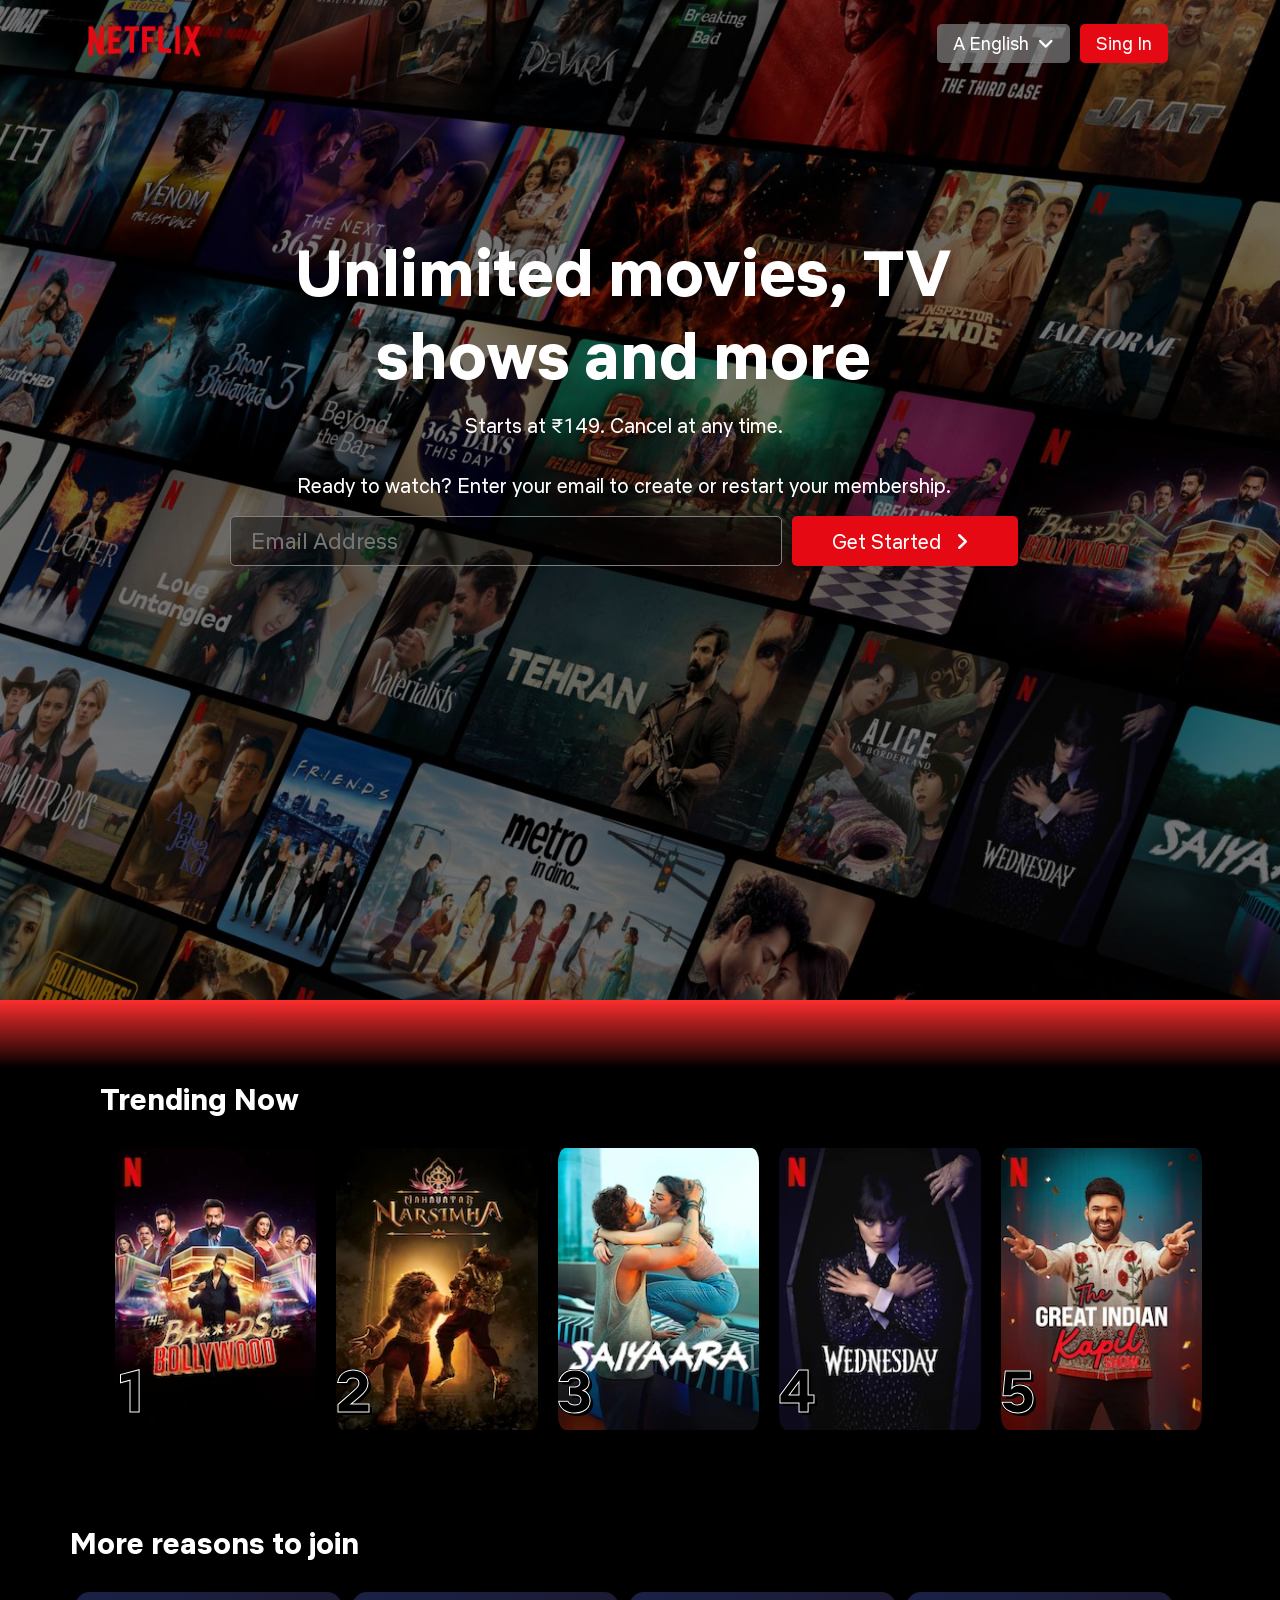
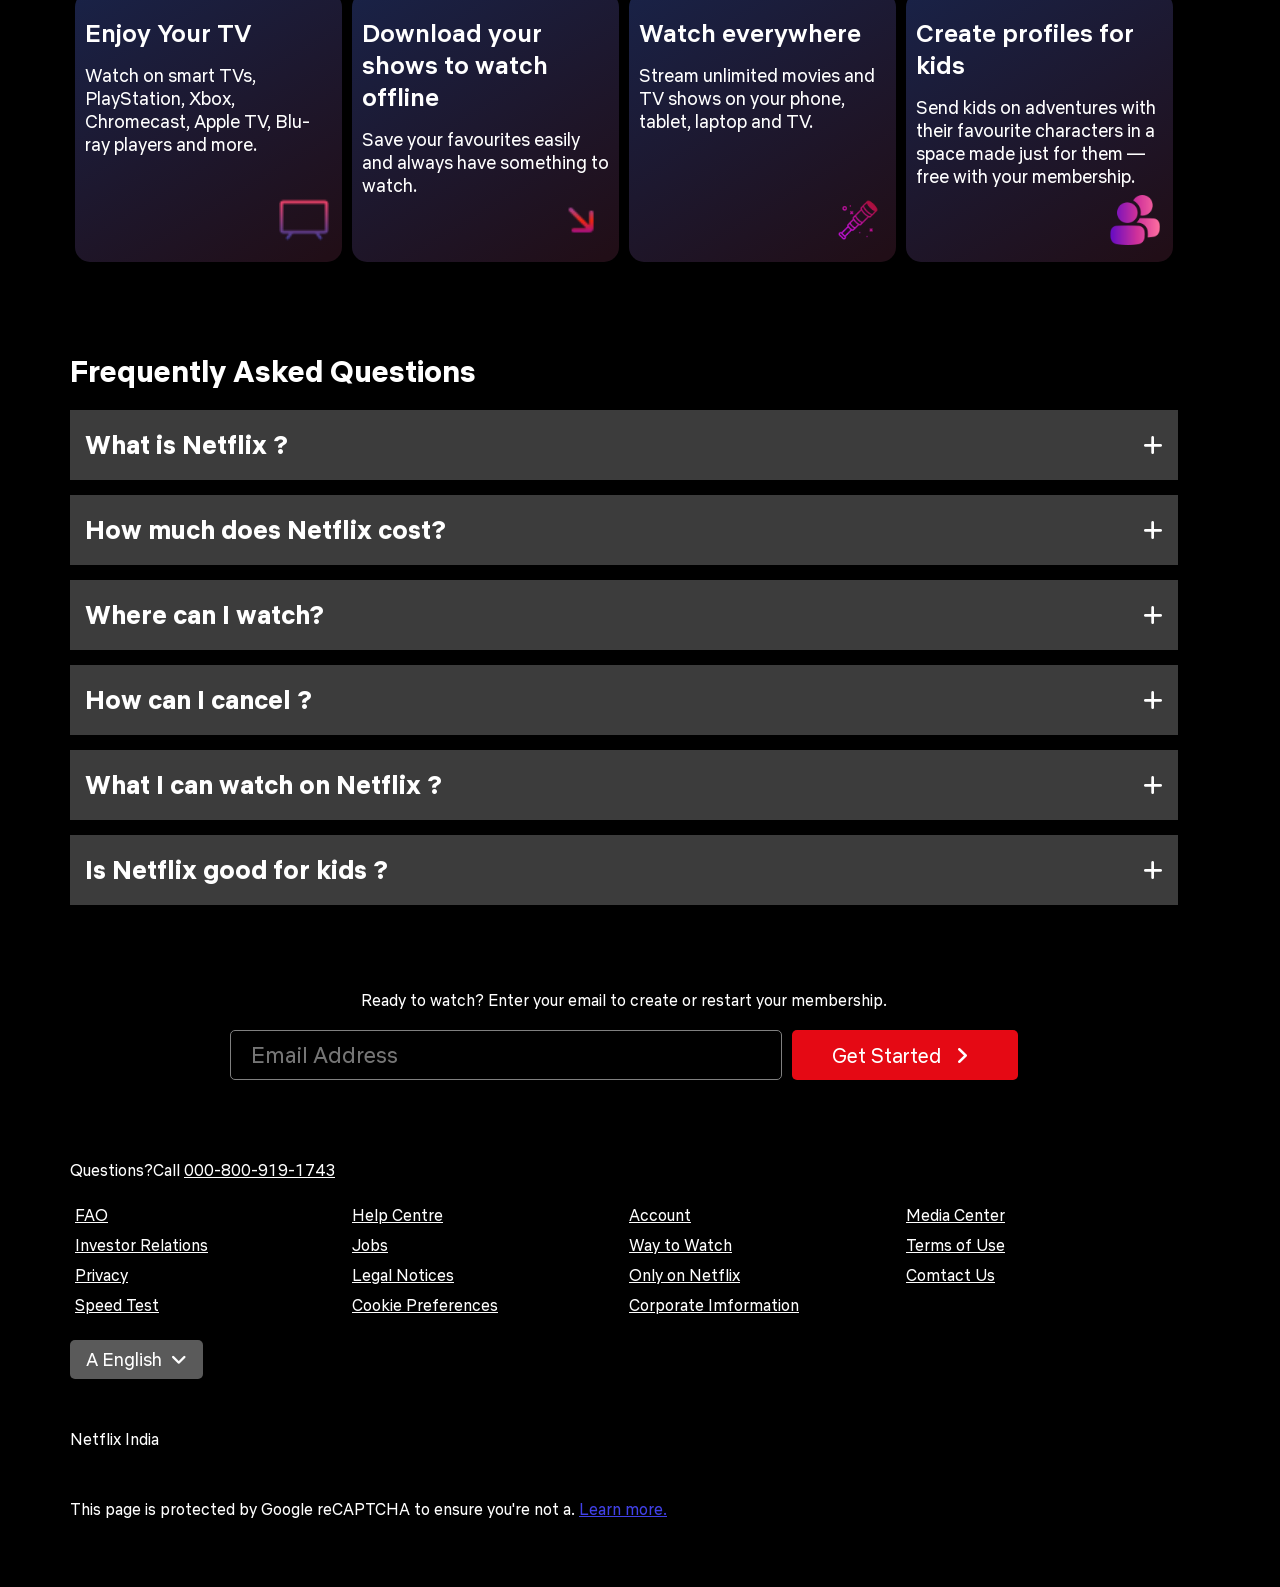
<file: HTML/Netflix Project/index.html>
<!DOCTYPE html>
<html lang="en">

<head>
    <meta charset="UTF-8">
    <meta name="viewport" content="width=device-width, initial-scale=1.0">

    <title>Netflix</title>

    <!--favicon-->
    <link rel="icon" href="./images/favicon.ico" type="x-icon">

    <!--font awesome-->
    <link rel="stylesheet" href="https://cdnjs.cloudflare.com/ajax/libs/font-awesome/6.4.0/css/all.min.css" />

    <!--fontsfamily-->
    <link href="./CSS/fonts.css" rel="stylesheet">

    <!--custom css-->
    <link rel="stylesheet" href="./CSS/style.css">

    <!-- media css -->
    <link rel="stylesheet" href="./CSS/max-media.css">

</head>

<body>
    <header>
        <div class="container container-xl container-lg container-m container-sm container-xs">
            <div class="row align-items-center d-flex justify-content-between ">
                <div class=" logo w-2 w-m-3 w-sm-4 logo-sm">
                    <a href="#"><img src="./images/nf-logo (2).png " alt="logo"></a>
                </div>
                <div class="w-5 w-sm-7 w-xs-7 ">
                    <ul class=" align-items-center d-flex justify-content-end">
                        <li class="margin-right position-relative drop">
                            <button class="langauge langauge-xs">
                                <span>A</span><span> English</span>
                                <span><i class="fa-solid fa-angle-down arrow"></i></span>
                            </button>
                            <div class="dropdown position-absolute">
                                <ul>
                                    <li><button>ENGLISH</button></li>
                                    <li><button>HINDI</button></li>
                                    <li><button>Gujrati</button></li>
                                    <li><button>Tamil</button></li>
                                </ul>

                            </div>
                        </li>
                        <li class="margin-right">
                            <button class="sign-btn  sign-btn-xs">
                                Sing In
                            </button>
                        </li>
                    </ul>
                </div>
            </div>
        </div>
    </header>
    <main>
        <section class="hero ptb-80">
            <div class="overlay"></div>
            <div
                class="container content mt-150 container-xl container-lg container-m container-sm mt-sm-200 container-xs">
                <div class="row d-flex justify-content-around">
                    <div class="w-7 d-flex w-xl-8 w-lg-9 w-m-10 content-m w-sm-10 content-sm">
                        <h1>Unlimited movies, TV shows and more</h1>
                        <div class="d-flex justify-content-center content-m content-sm">
                            <p>Starts at ₹149. Cancel at any time.</p>
                            <p>Ready to watch? Enter your email to create or restart your membership.</p>
                        </div>
                    </div>
                    <div class="w-7 d-flex justify-content-center  w-xl-9 w-lg-10 w-m-10">
                        <div class=" email d-flex ">
                            <form action=""
                                class=" d-flex email-form email-form-m email-form-sm justify-content-between-sm ">
                                <input type=" email" placeholder="Email Address">
                                <button class="get-start"><span>Get Started </span>
                                    <span class="right-arrow"><i class="fa-solid fa-angle-right"></i></span>
                                </button>
                            </form>
                        </div>
                    </div>
                </div>
            </div>
        </section>
        <section class="trending ptb-80">
            <div class="container container-xl container-lg container-m container-sm container-xs">
                <div class="row">
                    <div class=" w-12 top-movie d-flex align-items-center mt-50 top-movie-xl">
                        <div class="w-2 w-xl-3 w-lg-3 w-m-4 w-sm-5 w-xs-6">
                            <h3>Trending Now </h3>
                        </div>
                    </div>
                </div>
                <div class=" w-12 movie-img d-flex align-items-center mt-20 justify-content-around">
                    <div class="w-2 w-xl-2 w-lg-3 w-m-4 w-sm-6 w-xs-8">
                        <ul>
                            <li class=" position-relative movie-fram">
                                <div class="image-fram image-fram-xl image-fram-lg">
                                    <img src="./images/m1.webp" alt="m1">
                                </div>
                                <div class="count">1</div>
                            </li>
                        </ul>
                    </div>

                    <div class="w-2 w-xl-2 w-lg-3 w-m-4 w-sm-6 display-none-xs">
                        <ul>
                            <li class=" position-relative movie-fram ">
                                <div class="image-fram image-fram-xl  image-fram-lg">
                                    <img src="./images/m2.webp" alt="m1">
                                </div>
                                <div class="count">2</div>
                            </li>
                        </ul>
                    </div>

                    <div class="w-2 w-xl-2 w-lg-3 w-m-4 display-none-sm">
                        <ul>
                            <li class=" position-relative movie-fram">
                                <div class="image-fram image-fram-xl  image-fram-lg">
                                    <img src="./images/m3.webp" alt="m1">
                                </div>
                                <div class="count">3</div>
                            </li>
                        </ul>
                    </div>

                    <div class="w-2 w-xl-2 w-lg-3 display-none-m">
                        <ul>
                            <li class=" position-relative movie-fram">
                                <div class="image-fram image-fram-xl  image-fram-lg">
                                    <img src="./images/m4.webp" alt="m1">
                                </div>
                                <div class="count">4</div>
                            </li>
                        </ul>
                    </div>

                    <div class="w-2 w-xl-2 display-none-lg">
                        <ul>
                            <li class=" position-relative movie-fram">
                                <div class="image-fram image-fram-xl">
                                    <img src="./images/m5.webp" alt="m1">
                                </div>
                                <div class="count">5</div>
                            </li>
                        </ul>
                    </div>

                    <div class="w-2 display-none-xl display-none-lg">
                        <ul>
                            <li class=" position-relative movie-fram">
                                <div class="image-fram">
                                    <img src="./images/m6.webp" alt="m1">
                                </div>
                                <div class="count">6</div>
                            </li>
                        </ul>
                    </div>
                </div>
        </section>
        <section class="pb-80 ">
            <div class="container join container-xl container-lg container-m container-sm container-xs">
                <div class="row">
                    <div class=" w-12 top-movie d-flex align-items-center mt-50 top-movie-xs">
                        <div class="w-3 w-xl-4 w-m-5 w-sm-8 w-xs-9 ">
                            <h3>More reasons to join </h3>
                        </div>
                    </div>
                </div>
                <div class="row mt-20 d-flex f-nowrap j-con-start justify-content-between justify-content-around-m">
                    <div
                        class="w-3 feature  position-relative w-xl-2 feature-xl w-lg-2 feature-lg w-m-5 feature-m w-sm-6 feature-sm w-xs-10">
                        <h2 class="heading">Enjoy Your TV</h2>
                        <p class="feature-detail">
                            Watch on smart TVs, PlayStation, Xbox, Chromecast, Apple TV, Blu-ray players and more.
                        </p>
                        <img src="./images/television.png" alt="TV">
                    </div>
                    <div
                        class="w-3 feature position-relative w-xl-2 feature-xl w-lg-2 feature-lg w-m-5 feature-m w-sm-6 feature-sm  w-xs-10  ">
                        <h2 class="heading">Download your shows to watch offline</h2>
                        <p class="feature-detail">
                            Save your favourites easily and always have something to watch.
                        </p>
                        <img src="./images/down-right-arrow.png" alt="arrow">
                    </div>
                    <div
                        class="w-3 feature position-relative w-xl-2 feature-xl w-lg-2 feature-lg w-m-5 feature-m w-sm-6 feature-sm  w-xs-10">
                        <h2 class="heading">Watch everywhere</h2>
                        <p class="feature-detail">
                            Stream unlimited movies and TV shows on your phone, tablet, laptop and TV.
                        </p>
                        <img src="./images/telescope.png" alt="Feature-3">
                    </div>
                    <div
                        class="w-3 feature position-relative w-xl-2 feature-xl w-lg-2 feature-lg w-m-5 feature-m w-sm-6 feature-sm  w-xs-10">
                        <h2 class="heading">Create profiles for kids</h2>
                        <p class="feature-detail">
                            Send kids on adventures with their favourite characters in a space made just for them —
                            free
                            with your membership.
                        </p>
                        <img src="./images/people (1).png" alt="Feature">
                    </div>
                </div>
        </section>
        <section class="pb-80  asked-questions">
            <div class="container container-xl container-lg container-m container-sm container-xs ml-3-xs ">
                <div class="row">
                    <div class=" w-12 top-movie d-flex align-items-center mt-50 top-movie-xs">
                        <div class="w-4 w-xl-5 w-lg-6 w-m-8 w-sm-10 w-xs-12">
                            <h3>Frequently Asked Questions </h3>
                        </div>
                    </div>
                </div>

                <div class="row mt-20 mi-3-xs">
                    <ul>
                        <li class="first-que position-relative">
                            <div class="w-12 question-part  d-flex justify-content-between white ">
                                <div class="question question-xs">
                                    <h3>What is Netflix ? </h3>
                                </div>
                                <div class="plus"> <i class="fa-solid fa-plus"></i> </div>
                            </div>
                            <div class="answer ans1 white ">
                                <p>Netflix is a streaming service that offers a wide variety of award-winning TV shows,
                                    movies, anime, documentaries and more – on thousands of internet-connected devices.
                                </p>
                                <p>You can watch as much as you want, whenever you want, without a single ad – all for
                                    one low monthly price. There's always something new to discover, and new TV shows
                                    and movies are added every week!</p>
                            </div>
                        </li>
                        <li class="first-que position-relative">
                            <div class="w-12 question-part d-flex justify-content-between white  mt-10">
                                <div class="question question-xs">
                                    <h3>How much does Netflix cost? </h3>
                                </div>
                                <div class="plus"> <i class="fa-solid fa-plus"></i> </div>
                            </div>
                            <div class="answer ans1 white ">
                                <p>
                                    Watch Netflix on your smartphone, tablet, Smart TV, laptop, or streaming device, all
                                    for one fixed monthly fee. Plans range from ₹149 to ₹649 a month. No extra costs, no
                                    contracts.
                                </p>

                            </div>
                        </li>
                        <li class="first-que position-relative">
                            <div class="w-12 question-part d-flex justify-content-between white mt-10">
                                <div class="question question-xs">
                                    <h3>Where can I watch? </h3>
                                </div>
                                <div class="plus"> <i class="fa-solid fa-plus"></i> </div>
                            </div>
                            <div class="answer ans1 white">
                                <p>
                                    Watch anywhere, anytime. Sign in with your Netflix account to watch instantly on the
                                    web at netflix.com from your personal computer or on any internet-connected device
                                    that offers the Netflix app, including smart TVs, smartphones, tablets, streaming
                                    media players and game consoles.
                                </p>
                                <p>
                                    You can also download your favourite shows with the iOS or Android app. Use
                                    downloads
                                    to watch while you're on the go and without an internet connection. Take Netflix
                                    with you anywhere.
                                </p>
                            </div>
                        </li>
                        <li class="first-que position-relative">
                            <div class="w-12 question-part d-flex justify-content-between white mt-10">
                                <div class="question question-xs">
                                    <h3>How can I cancel ?</h3>
                                </div>
                                <div class="plus"> <i class="fa-solid fa-plus"></i> </div>
                            </div>
                            <div class="answer ans1 white ">
                                <p>
                                    Netflix is flexible. There are no annoying contracts and no commitments. You can
                                    easily cancel your account online in two clicks. There are no cancellation fees –
                                    start or stop your account anytime.
                                </p>

                            </div>
                        </li>
                        <li class="first-que position-relative">
                            <div class="w-12 question-part d-flex justify-content-between white mt-10">
                                <div class="question question-xs">
                                    <h3>What I can watch on Netflix ?</h3>
                                </div>
                                <div class="plus"> <i class="fa-solid fa-plus"></i> </div>
                            </div>
                            <div class="answer ans1 white ">
                                <p>
                                    Netflix has an extensive library of feature films, documentaries, TV shows, anime,
                                    award-winning Netflix originals, and more. Watch as much as you want, anytime you
                                    want.
                                </p>

                            </div>
                        </li>
                        <li class="first-que position-relative">
                            <div class="w-12 question-part d-flex justify-content-between white mt-10">
                                <div class="question question-xs">
                                    <h3>Is Netflix good for kids ?</h3>
                                </div>
                                <div class="plus"> <i class="fa-solid fa-plus"></i> </div>
                            </div>
                            <div class="answer  ans1 white ">
                                <p>
                                    The Netflix Kids experience is included in your membership to give parents control
                                    while kids enjoy family-friendly TV shows and films in their own space.
                                </p>
                                <p>
                                    Kids profiles come with PIN-protected parental controls that let you restrict the
                                    maturity rating of content kids can watch and block specific titles you don’t want
                                    kids to see.
                                </p>
                            </div>
                        </li>
                    </ul>

                </div>
            </div>
            </div>
            </div>
        </section>
        <section class="pb-80 mr-20-xs">
            <div class="container container-xl container-lg container-m container-sm container-xs">
                <div class="row">
                    <div class="w-12  ">
                        <p class="white text-center mt-50 text-center-m">Ready to watch? Enter your email to create or
                            restart your
                            membership.</p>
                        <form action=""
                            class="email-form d-flex justify-content-center mt-20 email-form-smm email-form-xxs">
                            <input type=" email" placeholder="Email Address">
                            <button class="get-start"><span>Get Started </span>
                                <span class="right-arrow"><i class="fa-solid fa-angle-right"></i></span></button>
                        </form>
                    </div>
                </div>
            </div>
        </section>
    </main>
    <footer>
        <div class="container container-xl container-lg container-m container-sm container-xs pl-25-xs">
            <div class="row mb-20 w-sm-12">
                <p class="white">
                    Questions?Call <a href="#">000-800-919-1743</a>
                </p>
            </div>
            <div class="row mb-20 d-flex footer-question footer-question-m footer-question-sm">
                <div class="w-3 w-m-3 w-sm-6 q-1 ">
                    <ul>
                        <li><a href="#"> FAO</a></li>
                        <li><a href="#">Investor Relations</a></li>
                        <li><a href="#">Privacy</a></li>
                        <li><a href="#">Speed Test</a></li>
                    </ul>
                </div>

                <div class="w-3 w-m-3 w-sm-6 q-2 ">
                    <ul>
                        <li><a href="#"> Help Centre</a></li>
                        <li><a href="#">Jobs</a></li>
                        <li><a href="#">Legal Notices</a></li>
                        <li><a href="#">Cookie Preferences</a></li>
                    </ul>
                </div>

                <div class="w-3 w-m-3 w-sm-6 q-3">
                    <ul>
                        <li><a href="#"> Account</a></li>
                        <li><a href="#">Way to Watch</a></li>
                        <li><a href="#">Only on Netflix</a></li>
                        <li><a href="#">Corporate Imformation</a></li>
                    </ul>
                </div>

                <div class="w-3 w-m-3 w-sm-6 q-4 ">
                    <ul>
                        <li><a href="#"> Media Center</a></li>
                        <li><a href="#">Terms of Use </a></li>
                        <li><a href="#">Comtact Us</a></li>
                        <li></li>
                    </ul>
                </div>
            </div>
            <div class="row mb-20 mt-50 english">
                <div class="w-5 w-m-6">
                    <ul class="d-flex ">
                        <li class="margin-right position-relative drop">
                            <button class="langauge">
                                <span>A</span><span> English</span>
                                <span><i class="fa-solid fa-angle-down arrow"></i></span>
                            </button>
                            <div class="dropdown position-absolute">
                                <ul>
                                    <li><button>ENGLISH</button></li>
                                    <li><button>HINDI</button></li>
                                    <li><button>Gujrati</button></li>
                                    <li><button>Tamil</button></li>
                                </ul>

                            </div>
                        </li>
                    </ul>
                </div>
            </div>
            <div class="row mb-20 netflix">
                <div class="w-m-10 netflix-m  w-sm-12">
                    <p class="white">
                        Netflix India
                    </p>
                    <p class="white">
                        This page is protected by Google reCAPTCHA to ensure you're not a. <a href="#"
                            class="learn-more">Learn more.</a>
                    </p>

                </div>
            </div>
        </div>
    </footer>
</body>

</html>
</file>
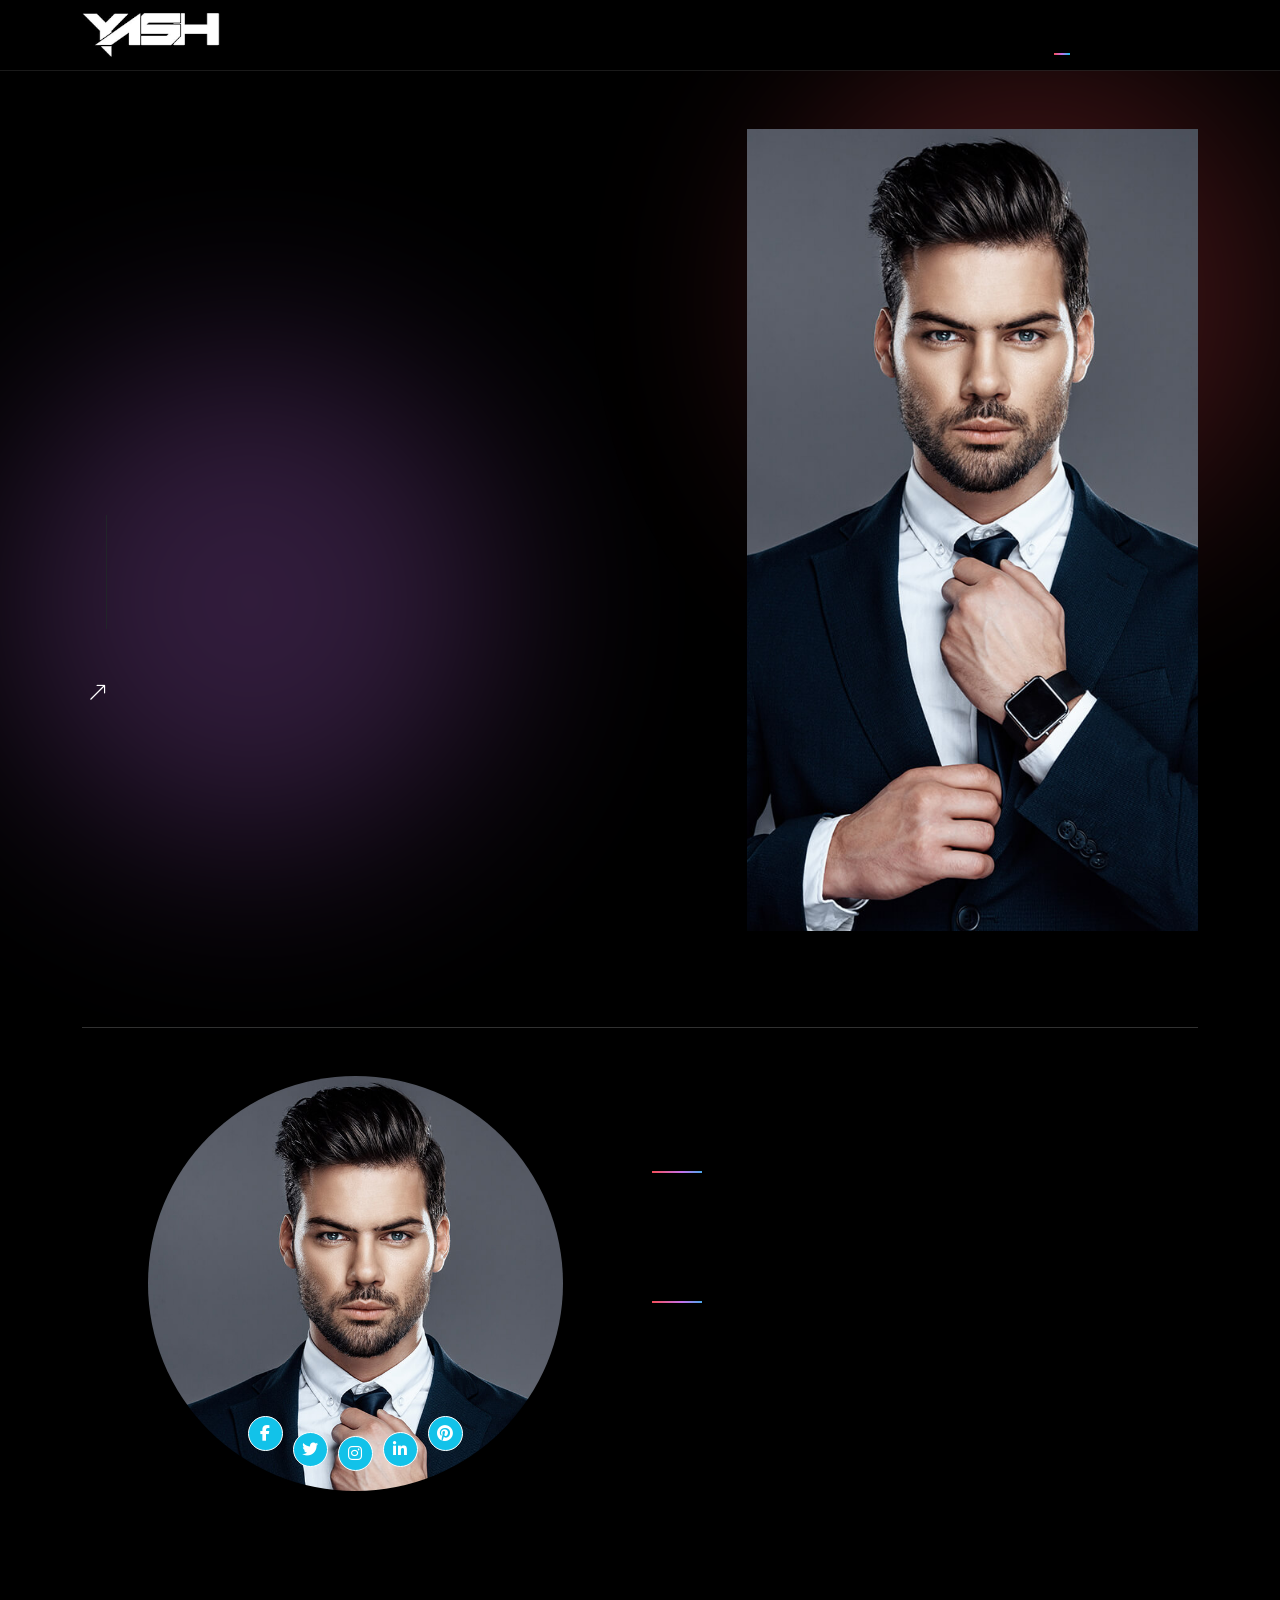
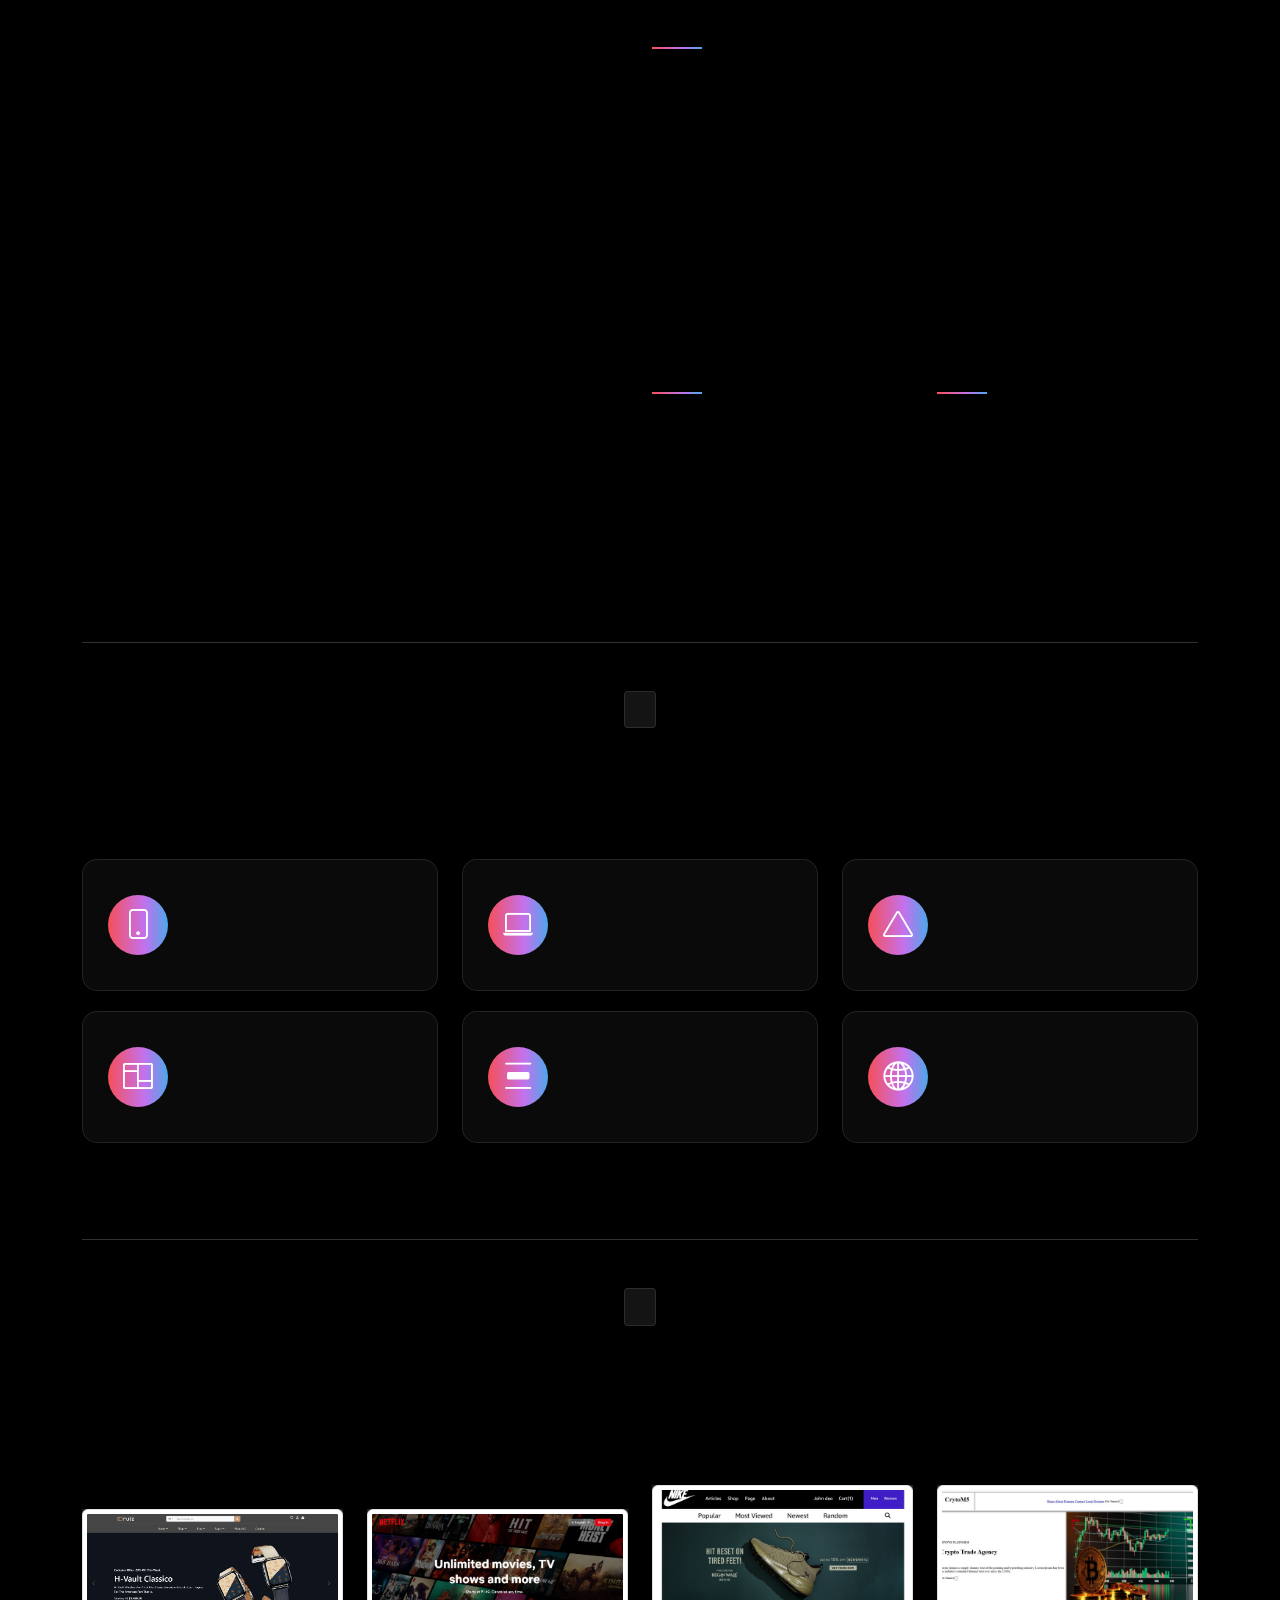
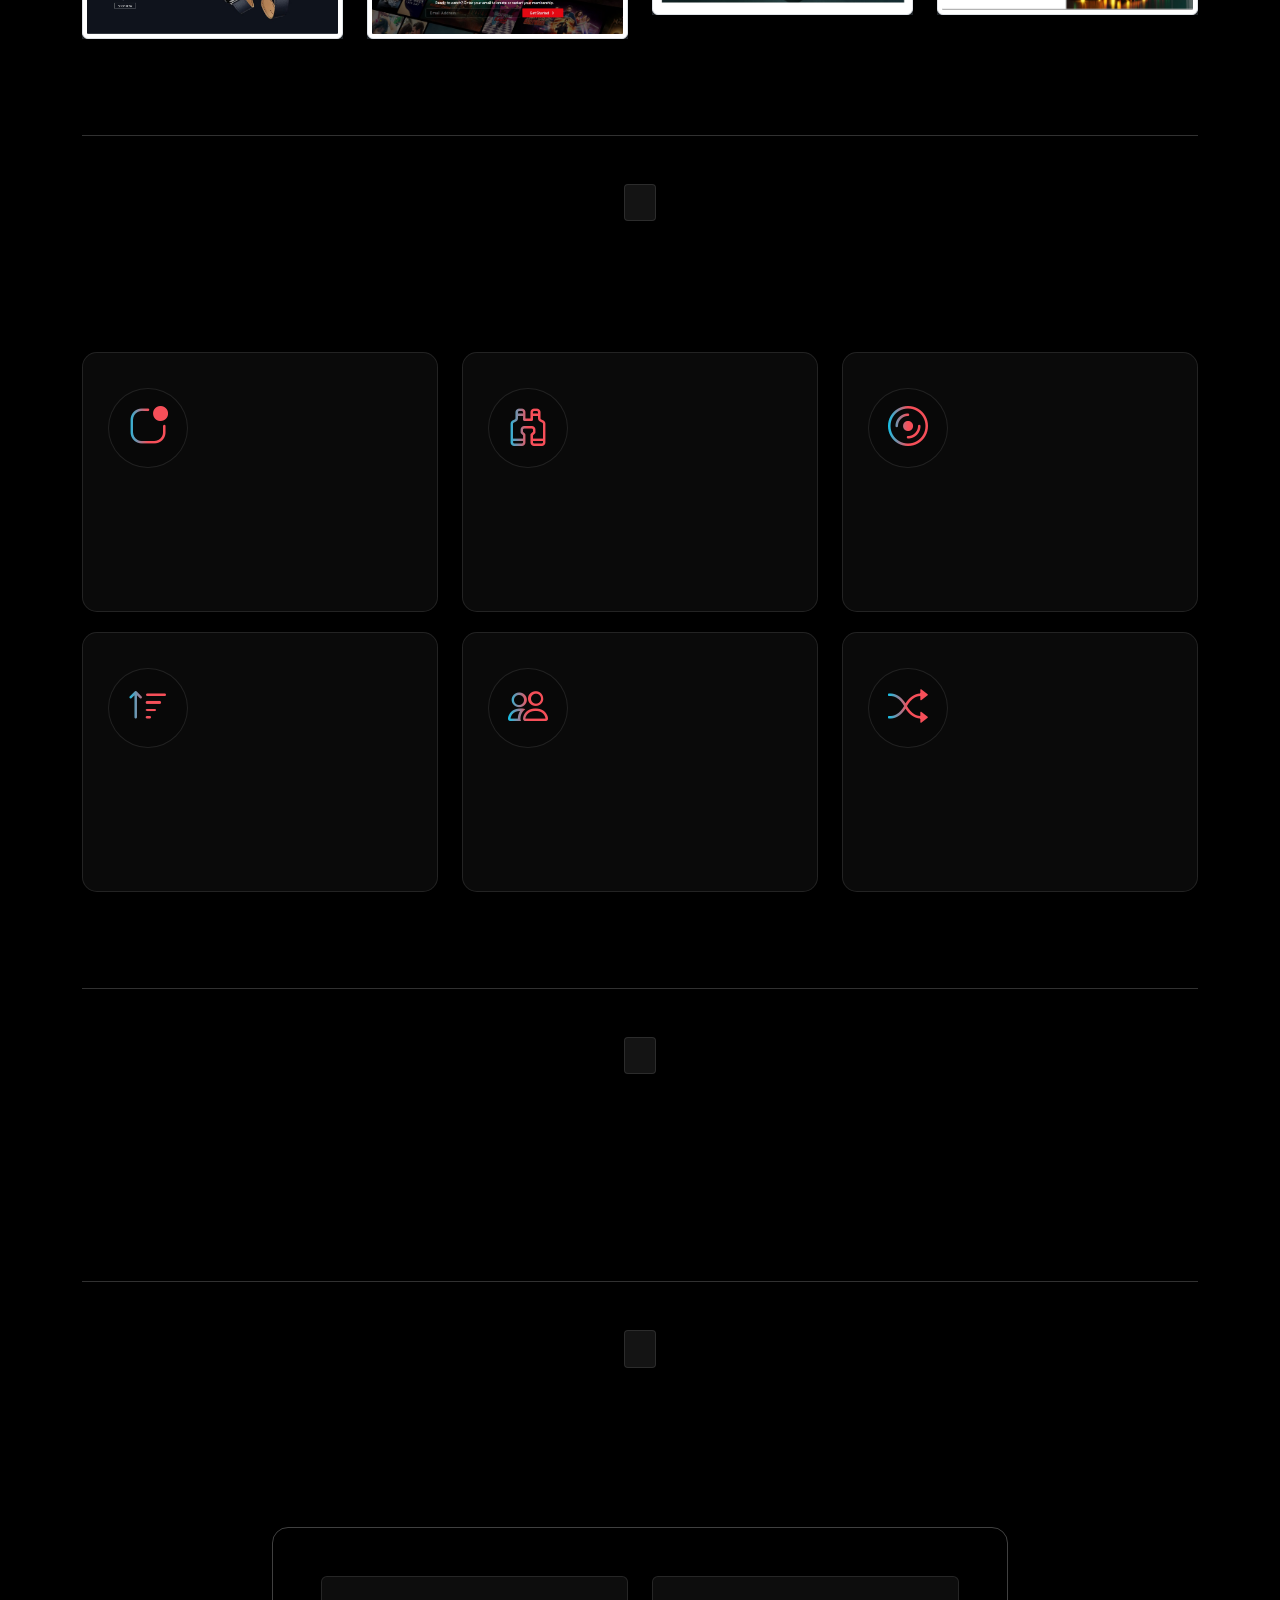
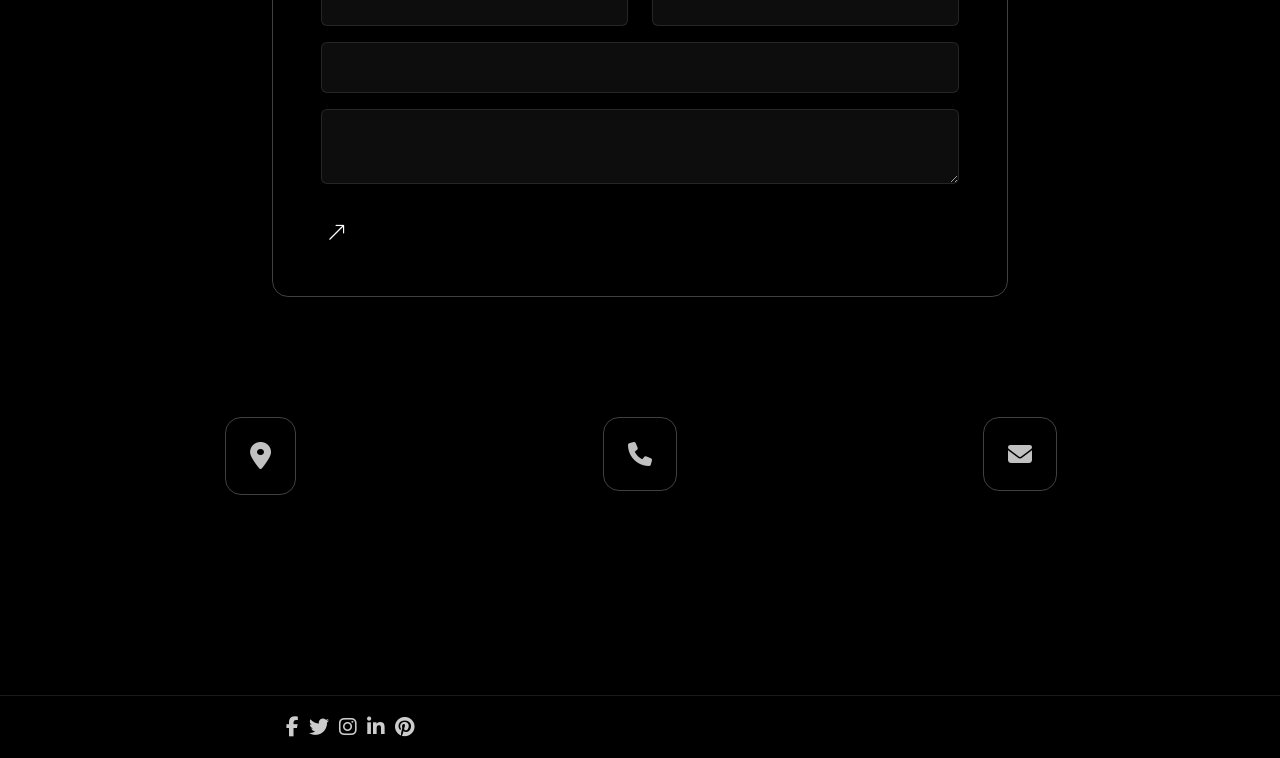
<file: HTML/Portfolio Project/index.html>
<!DOCTYPE html>
<html lang="en">

<head>
      <meta charset="UTF-8">
      <meta name="viewport" content="width=device-width, initial-scale=1.0">
      <title>portpolio</title>
      <!-- favicon -->
      <link rel="shortcut icon" href="./images/favcion.png" type="image/x-icon">

      <!-- boostrap css -->
      <link href="https://cdn.jsdelivr.net/npm/bootstrap@5.3.8/dist/css/bootstrap.min.css" rel="stylesheet"
            integrity="sha384-sRIl4kxILFvY47J16cr9ZwB07vP4J8+LH7qKQnuqkuIAvNWLzeN8tE5YBujZqJLB" crossorigin="anonymous">

      <!-- costom css -->
      <link rel="stylesheet" href="./css/style.css">

      <!-- fons css -->
      <link rel="stylesheet" href="./css/stylesheet.css">

      <!-- font awsome-->
      <link rel="stylesheet" href="https://cdnjs.cloudflare.com/ajax/libs/font-awesome/6.4.0/css/all.min.css" />

      <!-- icon css bootstrap -->
      <link rel="stylesheet" href="https://cdn.jsdelivr.net/npm/bootstrap-icons@1.13.1/font/bootstrap-icons.min.css">

</head>

<body>
      <div class="left-effects"></div>
      <div class="right-effects"></div>
      <!-- header -->
      <header class="position-sticky top-0 z-3 ">
            <nav class="navbar navbar-expand-lg bg-black" id="navbar-example">
                  <div class="container">
                        <a class="navbar-brand logo" href="#"> <img src="./images/images.png" alt="" width="70%"></a>
                        <button class="navbar-toggler bg-white " type="button" data-bs-toggle="collapse"
                              data-bs-target="#navbarNav" aria-controls="navbarNav" aria-expanded="false"
                              aria-label="Toggle navigation">
                              <span class="navbar-toggler-icon"></span>
                        </button>
                        <div class="collapse navbar-collapse justify-content-end " id="navbarNav">
                              <ul class="navbar-nav gap-3 nav-under">
                                    <li><a class="nav-link position-relative d-block text-white active" href="#home">
                                                HOME</a>
                                    </li>
                                    <li><a class="nav-link position-relative d-block text-white" href="#about">ABOUT
                                                US</a></li>
                                    <li><a class="nav-link position-relative d-block text-white"
                                                href="#service">SERVICES</a>
                                    </li>
                                    <li><a class="nav-link position-relative d-block text-white"
                                                href="#portfolio">PORTFOLIO</a>
                                    </li>
                                    <li><a class="nav-link position-relative d-block text-white"
                                                href="#contact">CONTACT</a>
                                    </li>
                              </ul>
                        </div>
                  </div>
            </nav>
      </header>


      <main data-bs-spy="scroll" data-bs-target="navbar-example">
            <!-- home section -->
            <section id="home">
                  <div class="container container-sm">
                        <div class="row d-flex align-items-center mt-5">
                              <div class=" col-12 col-sm-12 col-xl-7 col-lg-7 pe-5">
                                    <div class="home-intro">
                                          <h6>INTRODUCTION</h6>
                                          <h1 class="display-4 fw-bold">I'm YASH a Creative
                                                <span class="text-theme display-4 fw-bold">Developer & UI
                                                      Expert</span>
                                          </h1>
                                          <p>
                                                I design and develop services for customers of all sizes, specializing
                                                in
                                                creating stylish, modern websites, web services and online stores. My
                                                passion
                                                is to design digital user experiences through the bold interface and
                                                meaningful interactions.
                                          </p>
                                          <div class="d-flex mt-5">
                                                <div class="border-end border-dark pe-4">
                                                      <h5 class="display-5 fw-bold ">10+</h5>
                                                      <span>
                                                            YEAR
                                                            <br>
                                                            OF EXPERIENCE
                                                      </span>
                                                </div>
                                                <div class="ps-4">
                                                      <h5 class="display-5 fw-bold">296+</h5>
                                                      <span>
                                                            PROJECTS
                                                            <br>
                                                            COMPLETED
                                                      </span>
                                                </div>
                                          </div>
                                          <div class="mt-5 ">
                                                <button class="position-relative link-effect bg-transparent border-0">
                                                      <a class="text-white text-decoration-none fs-5" href="#">
                                                            BROWSE RESUME
                                                            <i class="bi bi-arrow-up-right "></i>
                                                      </a>
                                                      <div class="effect"></div>

                                                </button>
                                          </div>

                                    </div>
                              </div>
                              <div class="col-12 col-sm-12 col-lg-5 col-md-12">
                                    <div class="home-banner">
                                          <img src="./images/home-banner.jpg" alt="home-banner" class="">
                                    </div>
                              </div>
                        </div>
                  </div>

            </section>

            <!-- about section -->
            <section id="about">
                  <div class="container container-sm">
                        <hr class="mb-5">
                        <div class="row  justify-content-md-between">
                              <div
                                    class=" col-12 col-sm-12 col-6 col-lg-6 col-md-4 d-flex justify-content-center  banner-2 ">
                                    <div class="about-img-box position-relative ">
                                          <div class="about-img">
                                                <div class="circle-frame">
                                                      <img src="./images/home-banner.jpg" alt="home-banner" class="">
                                                </div>
                                                <div class="d-flex justify-content-center gap-1 social-icons">
                                                      <a href="#">
                                                            <i class="fab fa-facebook-f"></i>
                                                      </a>
                                                      <a class="twitter" href="#">
                                                            <i class="fab fa-twitter"></i>
                                                      </a>
                                                      <a class="instagram" href="#">
                                                            <i class=" fab fa-instagram"></i>
                                                      </a>
                                                      <a class="linkedin" href="#">
                                                            <i class="fab fa-linkedin-in"></i>
                                                      </a>
                                                      <a href="#">
                                                            <i class="fab fa-pinterest"></i>
                                                      </a>
                                                </div>

                                          </div>
                                    </div>
                              </div>
                              <div class=" col-12 mt-5 col-sm-12 mt-sm-5  col-md-6 col-lg-6">
                                    <div class="about-1 mb-5">
                                          <h3 class="position-relative pb-3">
                                                Biography
                                                <div class="after"> </div>
                                          </h3>

                                          <p>
                                                Lorem ipsum dolor sit amet, consectetur adipiscing elit. Maecenas
                                                aliquam
                                                amet quam quis et. Non amet vitae arcu fames posuere.
                                          </p>

                                    </div>
                                    <div class="about-1 mb-5">
                                          <h3 class="position-relative pb-3">
                                                Education
                                                <div class="after"> </div>
                                          </h3>

                                          <div class="row">
                                                <div class="col-6 mt-4">
                                                      <h5>Creative Director</h5>
                                                      <p>pxdraft University</p>
                                                      <small>2021</small>
                                                </div>
                                                <div class="col-6 mt-4">
                                                      <h5>UI/UX Design</h5>
                                                      <p>pxdraft University, US</p>
                                                      <small>2018</small>
                                                </div>
                                                <div class="col-6 mt-4">
                                                      <h5>UI/UX Design</h5>
                                                      <p>pxdraft University</p>
                                                      <small>2015</small>
                                                </div>

                                          </div>
                                    </div>

                                    <div class="about-1 mb-5">
                                          <h3 class="position-relative pb-3">
                                                Education
                                                <div class="after"> </div>
                                          </h3>
                                          <div class="row">
                                                <div class="col-6  mt-4">
                                                      <h5>Creative Director</h5>
                                                      <p>NY, UK</p>
                                                      <small>Jan 2021 — Present</small>
                                                </div>
                                                <div class="col-6  mt-4">
                                                      <h5>UI/UX Design</h5>
                                                      <p>pxdraft Ltd, UK</p>
                                                      <small>Jan 2018 — Dec 2021</small>
                                                </div>
                                                <div class="col-6  mt-4">
                                                      <h5>Design Internship</h5>
                                                      <p>pxdraft Studio, UK</p>
                                                      <small>Jan 2017 — May 2017 </small>
                                                </div>
                                                <div class="col-6  mt-4">
                                                      <h5>Front-end Internship</h5>
                                                      <p>pxdraft, UK</p>
                                                      <small>June 2017 — Oct 2017</small>
                                                </div>
                                          </div>
                                    </div>

                                    <div>
                                          <div class="row about-1">
                                                <div class="col-6 ">
                                                      <h3 class="position-relative pb-3">
                                                            Competences
                                                            <div class="after"> </div>
                                                      </h3>
                                                      <ul class="list-unstyled mt-3">
                                                            <li>UX / UI Design</li>
                                                            <li>UX Research</li>
                                                            <li>Web Development</li>
                                                            <li>DA - Motion</li>
                                                            <li>Video creator</li>
                                                      </ul>
                                                </div>
                                                <div class="col-6">
                                                      <h3 class="position-relative pb-3">
                                                            Tools
                                                            <div class="after"> </div>
                                                      </h3>
                                                      <ul class="list-unstyled mt-3">
                                                            <li>Figma</li>
                                                            <li>Sketch</li>
                                                            <li>Adobe After Effect</li>
                                                            <li>Adobe Photoshop</li>
                                                            <li>HTML - CSS - JS</li>
                                                      </ul>
                                                </div>
                                          </div>
                                    </div>
                              </div>
                        </div>
                  </div>
                  </div>
            </section>
            <!-- service section -->
            <section id="service">
                  <div class="container container-sm ">
                        <hr class="mb-5">
                        <div class="row justify-content-center section-heading mt-5 ">
                              <div class=" col-12 col-sm-12 col-6 col-lg-7 col-md-11  text-center">
                                    <h6>
                                          <span class="text-theme">Serverices</span>
                                    </h6>
                                    <h3 class="display-6 fw-bold">Services provide for you</h3>
                                    <p>Lorem ipsum dolor sit amet, consectetur adipisicing elit, sed do eiusmod tempor
                                          incididunt ut labore et dolore magna aliqua.</p>
                              </div>
                        </div>
                        <div class="row">
                              <div class=" col-12 col-sm-12 col-4 col-lg-4 col-md-6 ">
                                    <div class="feature-box-1">
                                          <div class="icon col-4">
                                                <i class="bi bi-phone"></i>
                                          </div>
                                          <div class="feature-content ps-3 ">
                                                <h5>Web Design</h5>
                                                <p class="mb-0"> Lorem ipsum dolor sit amet, consectetur adipisicing
                                                      elit, sed do
                                                      eiusmod tempor incididunt ut labore et dolore magna aliqua.</p>
                                          </div>

                                    </div>
                              </div>

                              <div class=" col-12 col-sm-12 col-4 col-lg-4 col-md-6 ">
                                    <div class="feature-box-1">
                                          <div class="icon col-4">
                                                <i class="bi bi-laptop"></i>
                                          </div>
                                          <div class="feature-content ps-3">
                                                <h5>Web Design</h5>
                                                <p class="mb-0">Lorem ipsum dolor sit amet, consectetur adipisicing
                                                      elit, sed do
                                                      eiusmod tempor incididunt ut labore et dolore magna aliqua.</p>
                                          </div>

                                    </div>
                              </div>

                              <div class=" col-12 col-sm-12 col-4 col-lg-4 col-md-6 ">
                                    <div class="feature-box-1">
                                          <div class="icon col-4">
                                                <i class="bi bi-triangle"></i>
                                          </div>
                                          <div class="feature-content ps-3">
                                                <h5>Web Design</h5>
                                                <p class="mb-0">Lorem ipsum dolor sit amet, consectetur adipisicing
                                                      elit, sed do
                                                      eiusmod tempor incididunt ut labore et dolore magna aliqua.</p>
                                          </div>

                                    </div>
                              </div>

                              <div class=" col-12 col-sm-12 col-4 col-lg-4 col-md-6">
                                    <div class="feature-box-1">
                                          <div class="icon col-4">
                                                <i class="bi bi-columns"></i>
                                          </div>
                                          <div class="feature-content ps-3">
                                                <h5>Web Design</h5>
                                                <p class="mb-0">Lorem ipsum dolor sit amet, consectetur adipisicing
                                                      elit, sed do
                                                      eiusmod tempor incididunt ut labore et dolore magna aliqua.</p>
                                          </div>

                                    </div>
                              </div>

                              <div class=" col-12 col-sm-12 col-4 col-lg-4 col-md-6 ">
                                    <div class="feature-box-1">
                                          <div class="icon col-4">
                                                <i class="bi bi-distribute-vertical"></i>
                                          </div>
                                          <div class="feature-content ps-3">
                                                <h5>Web Design</h5>
                                                <p class="mb-0">Lorem ipsum dolor sit amet, consectetur adipisicing
                                                      elit, sed do
                                                      eiusmod tempor incididunt ut labore et dolore magna aliqua.</p>
                                          </div>

                                    </div>
                              </div>

                              <div class=" col-12 col-sm-12 col-4 col-lg-4 col-md-6 ">
                                    <div class="feature-box-1">
                                          <div class="icon col-4">
                                                <i class="bi bi-globe2"></i>
                                          </div>
                                          <div class="feature-content ps-3">
                                                <h5>Web Design</h5>
                                                <p class="mb-0">Lorem ipsum dolor sit amet, consectetur adipisicing
                                                      elit, sed do
                                                      eiusmod tempor incididunt ut labore et dolore magna aliqua.</p>
                                          </div>

                                    </div>
                              </div>

                        </div>
                  </div>
            </section>
            <!-- portfolio section -->
            <section id="portfolio">
                  <div class="container container-sm ">
                        <hr class="mb-5 ">
                        <div class="row justify-content-center section-heading">
                              <div class=" col-12  col-sm-12 col-6 col-lg-7 col-md-11  text-center">
                                    <h6>
                                          <span class="text-theme">Portfolio</span>
                                    </h6>
                                    <h3 class="display-6 fw-bold">My latest projects</h3>
                                    <p>Lorem ipsum dolor sit amet, consectetur adipisicing elit, sed do eiusmod tempor
                                          incididunt ut labore et dolore magna aliqua.</p>
                              </div>
                        </div>
                        <div class="row  justify-content-sm-around mt-5">
                              <div class=" col-12 mt-4 col-sm-12 mt-sm-4 col-3 col-lg-3 col-md-6">
                                    <div class=" image-frame bg-dark">
                                          <img src="./images/Screenshot 1.jpg" class="img-thumbnail" alt="...">
                                    </div>

                              </div>

                              <div class=" col-12 mt-4 col-sm-12 mt-sm-4 col-3 col-lg-3 col-md-6">
                                    <div class=" image-frame bg-dark">
                                          <img src="./images/Screenshot2.jpg" class="img-thumbnail" alt="...">
                                    </div>

                              </div>

                              <div class=" col-12 mt-4 col-sm-12 mt-sm-4 col-3 col-lg-3 col-md-6 mt-lg-0 mt-md-4">
                                    <div class=" image-frame bg-dark">
                                          <img src="./images/Screenshot3.jpg" class="img-thumbnail" alt="...">
                                    </div>

                              </div>

                              <div class=" col-12 mt-4 col-sm-12 mt-sm-4 col-3 col-lg-3 col-md-6 mt-lg-0 mt-md-4">
                                    <div class=" image-frame bg-dark">
                                          <img src="./images/Screenshot4.jpg" class="img-thumbnail" alt="...">
                                    </div>

                              </div>
                        </div>
                  </div>
            </section>
            <!-- Core Values section -->
            <section id="">
                  <div class="container container-sm ">
                        <hr class="mb-5">
                        <div class="row justify-content-center section-heading">
                              <div class=" col-12 col-sm-11 col-6 col-lg-8 col-md-11 text-center">
                                    <h6>
                                          <span class="text-theme">Core Values</span>
                                    </h6>
                                    <h3 class="display-6 fw-bold">Core values that drive my work</h3>
                                    <p>Lorem ipsum dolor sit amet, consectetur adipisicing elit, sed do eiusmod tempor
                                          incididunt ut labore et dolore magna aliqua.</p>
                              </div>
                        </div>

                        <div class="row">
                              <div class=" col-12 col-sm-12 col-4 col-lg-4  col-md-6">
                                    <div class="feature-box-2 d-block">
                                          <div class="icon ">
                                                <i class="bi bi-app-indicator text-theme"></i>
                                          </div>
                                          <div class="feature-content ps-0 mt-3 ">
                                                <h5>Hard work</h5>
                                                <p>Lorem ipsum dolor sit amet, consectetur adipisicing elit, sed do
                                                      eiusmod tempor incididunt ut labore et dolore magna aliqua.</p>
                                          </div>

                                    </div>
                              </div>

                              <div class=" col-12 col-sm-12 col-4 col-lg-4  col-md-6">
                                    <div class="feature-box-2 d-block">
                                          <div class="icon ">
                                                <i class="bi bi-binoculars text-theme"></i>
                                          </div>
                                          <div class="feature-content ps-0 mt-3 ">
                                                <h5>Transparency</h5>
                                                <p>Lorem ipsum dolor sit amet, consectetur adipisicing elit, sed do
                                                      eiusmod tempor incididunt ut labore et dolore magna aliqua.</p>
                                          </div>

                                    </div>
                              </div>

                              <div class=" col-12 col-sm-12 col-4 col-lg-4  col-md-6">
                                    <div class="feature-box-2 d-block">
                                          <div class="icon ">
                                                <i class="bi bi-disc text-theme"></i>
                                          </div>
                                          <div class="feature-content ps-0 mt-3 ">
                                                <h5>Innovation</h5>
                                                <p>Lorem ipsum dolor sit amet, consectetur adipisicing elit, sed do
                                                      eiusmod tempor incididunt ut labore et dolore magna aliqua.</p>
                                          </div>

                                    </div>
                              </div>

                              <div class=" col-12 col-sm-12 col-4 col-lg-4  col-md-6">
                                    <div class="feature-box-2 d-block">
                                          <div class="icon ">
                                                <i class="bi bi-sort-up text-theme"></i>
                                          </div>
                                          <div class="feature-content ps-0 mt-3 ">
                                                <h5>Growth</h5>
                                                <p>Lorem ipsum dolor sit amet, consectetur adipisicing elit, sed do
                                                      eiusmod tempor incididunt ut labore et dolore magna aliqua.</p>
                                          </div>

                                    </div>
                              </div>

                              <div class=" col-12 col-sm-12 col-4 col-lg-4  col-md-6">
                                    <div class="feature-box-2 d-block">
                                          <div class="icon ">
                                                <i class="bi bi-people text-theme"></i>
                                          </div>
                                          <div class="feature-content ps-0 mt-3 ">
                                                <h5>Team work</h5>
                                                <p>Lorem ipsum dolor sit amet, consectetur adipisicing elit, sed do
                                                      eiusmod tempor incididunt ut labore et dolore magna aliqua.</p>
                                          </div>

                                    </div>
                              </div>

                              <div class=" col-12 col-sm-12 col-4 col-lg-4 col-md-6">
                                    <div class="feature-box-2 d-block">
                                          <div class="icon ">
                                                <i class="bi bi-shuffle text-theme"></i>
                                          </div>
                                          <div class="feature-content ps-0 mt-3 ">
                                                <h5>Excellence</h5>
                                                <p>Lorem ipsum dolor sit amet, consectetur adipisicing elit, sed do
                                                      eiusmod tempor incididunt ut labore et dolore magna aliqua.</p>
                                          </div>

                                    </div>
                              </div>
                        </div>
                  </div>
            </section>
            <!-- Testimonial section -->
            <section>
                  <div class="container ">
                        <hr class="mb-5">
                        <div class="row justify-content-center section-heading">
                              <div class=" col-12 col-sm-12 col-6 col-lg-7 col-md-11 text-center">
                                    <h6>
                                          <span class="text-theme">Testimonial</span>
                                    </h6>
                                    <h3 class="display-6 fw-bold">Our Clients Feedback.</h3>
                                    <p>Lorem ipsum dolor sit amet, consectetur adipisicing elit, sed do eiusmod tempor
                                          incididunt ut labore et dolore magna aliqua.</p>
                              </div>
                        </div>
                  </div>
            </section>
            <!-- contact section-->
            <section id="contact">
                  <div class="container ">
                        <hr class="mb-5">
                        <div class="row justify-content-center section-heading">
                              <div class=" col-12 col-sm-11 col-6 col-lg-7 col-md-11 text-center">
                                    <h6>
                                          <span class="text-theme">Contact</span>
                                    </h6>
                                    <h3 class="display-6 fw-bold">Get in touch</h3>
                                    <p>Lorem ipsum dolor sit amet, consectetur adipisicing elit, sed do eiusmod tempor
                                          incididunt ut labore et dolore magna aliqua.</p>
                              </div>
                        </div>
                        <div class="row justify-content-center mt-5">
                              <div class=" col-12 col-sm-12 col-8 col-lg-8 col-md-12 mb-5">
                                    <div class="contact-form border border-white p-5 rounded-4  border-opacity-25">
                                          <form id="contact-form" method="post">
                                                <div class="row">
                                                      <div class=" col-12  col-sm-6 ">
                                                            <div class="form-group">
                                                                  <input name="Name" id="name" placeholder="Name *"
                                                                        class="form-control " type="text">
                                                            </div>
                                                      </div>
                                                      <div class=" col-12 mt-3 mt-md-0  col-sm-6 ">
                                                            <div class="form-group">
                                                                  <input name="Email" id="Email" placeholder="Email *"
                                                                        class="form-control" type="text">
                                                            </div>
                                                      </div>
                                                      <div class=" col-12  col-sm-12 col-12 mt-3">
                                                            <div class="form-group">
                                                                  <input name="Subject" id="Subject"
                                                                        placeholder="Subject *" class="form-control"
                                                                        type="text">
                                                            </div>
                                                      </div>
                                                      <div class=" col-12  col-sm-12 col-12 mt-3">
                                                            <div class="form-group">
                                                                  <textarea name="massage " id=" massage"
                                                                        placeholder="Your massage *"
                                                                        class="form-control" type="text"></textarea>
                                                            </div>
                                                      </div>
                                                      <div class=" col-12 col-12 mt-3">

                                                            <div class="send">
                                                                  <button
                                                                        class="link-effect1 bg-transparent text-white border-0 fs-5 mt-3 position-relative">
                                                                        SEND MASSAGE
                                                                        <i class="bi bi-arrow-up-right"></i>
                                                                        <div class="after">

                                                                        </div>
                                                                  </button>
                                                            </div>
                                                      </div>

                                                </div>
                                          </form>
                                    </div>
                              </div>
                        </div>

                        <div class="row  gy-4 text-center justify-content-center contact-info mt-5">
                              <div class=" col-12 col-sm-12 col-4 col-md-4">
                                    <div class="contact-name">
                                          <div class="icon ">
                                                <i
                                                      class="fas fa-map-marker-alt  border border-white p-4 rounded-4 fs-3 border-opacity-25 mb-4 "></i>

                                          </div>
                                          <h5>
                                                Visit My Studio
                                          </h5>
                                          <p>
                                                Warnwe Park Streetperrine,
                                                <br>
                                                FL 33157 New York City
                                          </p>
                                    </div>
                              </div>

                              <div class=" col-12 col-sm-12 col-4 col-md-4">
                                    <div class="contact-name">
                                          <div class="icon">
                                                <i
                                                      class="phone fas fa-phone-alt  border border-white p-4 rounded-4 fs-4 border-opacity-25 mb-4"></i>
                                          </div>
                                          <h5>
                                                Visit My Studio
                                          </h5>
                                          <p>
                                                info@domainname.com
                                                <br>
                                                Mon to Fri (10 am – 8 pm)
                                          </p>
                                    </div>
                              </div>

                              <div class=" col-12 col-sm-12 col-4 col-md-4">
                                    <div class="contact-name">
                                          <div class="icon">
                                                <i
                                                      class="fas fa-envelope border border-white p-4 rounded-4 fs-4 border-opacity-25 mb-4"></i>
                                          </div>
                                          <h5>
                                                Visit My Studio
                                          </h5>
                                          <p>
                                                Phone: +01 123 654 8096
                                                <br>
                                                Fax: +04 123 654 8096
                                          </p>
                                    </div>

                              </div>
                        </div>
                  </div>
            </section>

      </main>
      <footer class="py-3">
            <div class="container">
                  <div class="row text-center">
                        <div class="col-12 col-sm-6 footer-icon">
                              <a href="#"><i class="fab fa-facebook-f"></i></a>
                              <a href="#"><i class="fab fa-twitter"></i></a>
                              <a href="#"><i class="fab fa-instagram"></i></a>
                              <a href="#"><i class="fab fa-linkedin-in"></i></a>
                              <a href="#"><i class="fab fa-pinterest"></i></a>
                        </div>
                        <div class="col-12 col-sm-6 text-md-end">
                              <p class="m-0">© 2021 copyright all right reserved</p>
                        </div>
                  </div>
            </div>
      </footer>




      <script src="https://cdn.jsdelivr.net/npm/bootstrap@5.3.8/dist/js/bootstrap.bundle.min.js"
            integrity="sha384-FKyoEForCGlyvwx9Hj09JcYn3nv7wiPVlz7YYwJrWVcXK/BmnVDxM+D2scQbITxI" crossorigin="anonymous">
            </script>
</body>

</html>
</file>
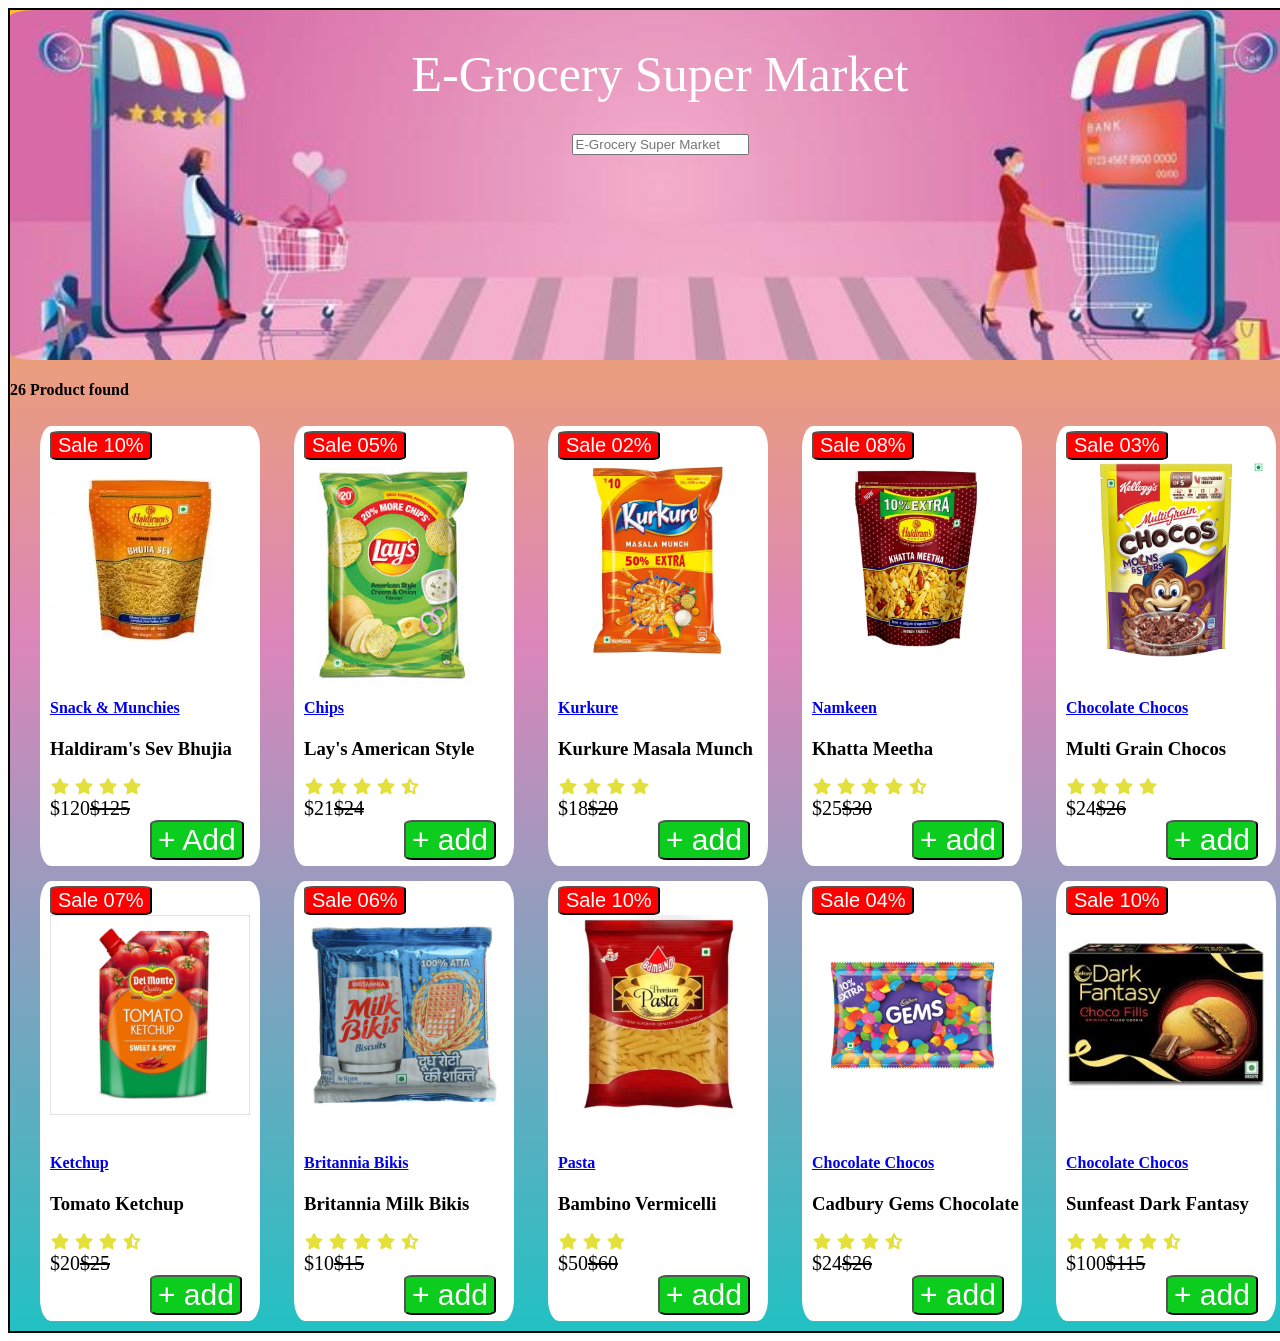
<file: HTML/Sell Product Project/index.html>
<!DOCTYPE html>
<html lang="en">

<head>
      <meta charset="UTF-8">
      <meta name="viewport" content="width=device-width, initial-scale=1.0">
      <title>Document</title>
      <link rel="stylesheet" href="./CSS/style.css">
      <link rel="stylesheet" href="./CSS/all.min.css">
</head>

<body>
      <div class="box">
            <div class="ol">
                  <p>E-Grocery Super Market</p><input type="text" name=" shearch" placeholder="E-Grocery Super Market">
            </div>
            <h4>26 Product found</h4>
            <div class="div1">
                  <button class="but1">Sale 10%</button>

                  <div class="dot1"> <img src="./images/sev bhujiya.webp" alt="sev Bhujia" width="200"></div>
                  <br />
                  <a href="https://www.bikaji.com/bhujia.html?srsltid=AfmBOop27gNT1bBHZN2fYsdHYpCe3v2NZF7rPQr5BcmVYhkfTzuRohKM"
                        target="_blank">
                        <h4>Snack & Munchies</h4>
                  </a>
                  <h3>Haldiram's Sev Bhujia</h3>
                  <i class="fa-solid fa-star"></i>
                  <i class="fa-solid fa-star"></i>
                  <i class="fa-solid fa-star"></i>
                  <i class="fa-solid fa-star"></i>
                  <span class="para">$120<del>$125</del></span>
                  <button class="but2">+ Add</button>
            </div>
            <div class="div1">
                  <button class="but1">Sale 05%</button>
                  <div class="dot1"> <img src="./images/lays.jpg" alt="lays" width="" height="230"></div>
                  <br />

                  <a href="https://www.flipkart.com/chips/pr?sid=eat,lng" target="_blank">
                        <h4>Chips</h4>
                  </a>
                  <h3>Lay's American Style</h3>
                  <i class="fa-solid fa-star"></i>
                  <i class="fa-solid fa-star"></i>
                  <i class="fa-solid fa-star"></i>
                  <i class="fa-solid fa-star"></i>
                  <i class="fa-solid fa-star-half-stroke"></i>
                  <span class="para">$21<del>$24</del></span>
                  <button class="but2">+ add</button>
            </div>
            <div class="div1">
                  <button class="but1">Sale 02%</button>

                  <div class="dot1"> <img src="./images/Kurkure Masala Munch.jpg" alt="Kurkure Masala Munch"
                              width="200"></div>
                  <br />
                  <a href="https://www.amazon.in/Indian-Snacks-Kurkure-Snack-Foods/s?rh=n%3A14907941031%2Cp_4%3AKurkure"
                        target="_blank">
                        <h4>Kurkure</h4>
                  </a>
                  <h3>Kurkure Masala Munch</h3>
                  <i class="fa-solid fa-star"></i>
                  <i class="fa-solid fa-star"></i>
                  <i class="fa-solid fa-star"></i>
                  <i class="fa-solid fa-star"></i>
                  <span class="para">$18<del>$20</del></span>
                  <button class="but2">+ add</button>
            </div>
            <div class="div1">
                  <button class="but1">Sale 08%</button>

                  <div class="dot1"> <img src="./images/Khatta Meetha.webp" alt="Khatta Meetha" width="200"></div>
                  <br />
                  <a href="https://www.amazon.in/Namkeen-Indian-Snacks/s?rh=n%3A4859758031%2Cp_n_cuisinebin%3A4868228031"
                        target="_blank">
                        <h4>Namkeen</h4>
                  </a>
                  <h3>Khatta Meetha</h3>
                  <i class="fa-solid fa-star"></i>
                  <i class="fa-solid fa-star"></i>
                  <i class="fa-solid fa-star"></i>
                  <i class="fa-solid fa-star"></i>
                  <i class="fa-solid fa-star-half-stroke"></i>
                  <span class="para">$25<del>$30</del></span>
                  <button class="but2">+ add</button>
            </div>
            <div class="div1">
                  <button class="but1">Sale 03%</button>

                  <div class="dot1"> <img src="./images/Multi Grain Chocos.jpg" alt="Multi Grain Chocos" width="200">
                  </div>
                  <br />
                  <a href="https://www.amazon.in/b/?_encoding=UTF8&ie=UTF8&node=13993588031&ref_=cct_cg_ChocSt30_2a1&pf_rd_p=5d042945-b99a-4d0f-be0f-d7f971c7e949&pf_rd_r=DWZKSQFCH0KF4Q3CF53D"
                        target="_blank">
                        <h4>Chocolate Chocos</h4>
                  </a>
                  <h3>Multi Grain Chocos</h3>
                  <i class="fa-solid fa-star"></i>
                  <i class="fa-solid fa-star"></i>
                  <i class="fa-solid fa-star"></i>
                  <i class="fa-solid fa-star"></i>
                  <span class="para">$24<del>$26</del></span>
                  <button class="but2">+ add</button>
            </div>
            <div class="div1">
                  <button class="but1">Sale 07%</button>

                  <div class="dot1"> <img src="./images/Del Monte Tomato Ketchup.jpg" alt="Tomato Ketchup" width="200">
                  </div>
                  <br />
                  <a href="https://www.amazon.in/b?ie=UTF8&node=4859741031" target="_blank">
                        <h4>Ketchup</h4>
                  </a>
                  <h3>Tomato Ketchup</h3>
                  <i class="fa-solid fa-star"></i>
                  <i class="fa-solid fa-star"></i>
                  <i class="fa-solid fa-star"></i>
                  <i class="fa-solid fa-star-half-stroke"></i>
                  <span class="para">$20<del>$25</del></span>
                  <button class="but2">+ add</button>
            </div>
            <div class="div1">
                  <button class="but1">Sale 06%</button>

                  <div class="dot1"> <img src="./images/Britannia Milk Bikis.webp" alt="Britannia Milk Bikis"
                              width="200">
                  </div>
                  <br />
                  <a href="https://www.amazon.in/Britannia-Milk-Bikis-Cream-200g/dp/B00CH394AA?th=1" target="_blank">
                        <h4>Britannia Bikis</h4>
                  </a>
                  <h3>Britannia Milk Bikis</h3>
                  <i class="fa-solid fa-star"></i>
                  <i class="fa-solid fa-star"></i>
                  <i class="fa-solid fa-star"></i>
                  <i class="fa-solid fa-star"></i>
                  <i class="fa-solid fa-star-half-stroke"></i>
                  <span class="para">$10<del>$15</del></span>
                  <button class="but2">+ add</button>
            </div>
            <div class="div1">
                  <button class="but1">Sale 10%</button>

                  <div class="dot1"> <img src="./images/Bambino Vermicelli.webp" alt="Bambino Vermicelli" width="200">
                  </div>
                  <br />
                  <a href="https://www.amazon.in/Pasta/b?ie=UTF8&node=4859729031" target="_blank">
                        <h4>Pasta</h4>
                  </a>
                  <h3>Bambino Vermicelli</h3>
                  <i class="fa-solid fa-star"></i>
                  <i class="fa-solid fa-star"></i>
                  <i class="fa-solid fa-star"></i>

                  <span class="para">$50<del>$60</del></span>
                  <button class="but2">+ add</button>
            </div>
            <div class="div1">
                  <button class="but1">Sale 04%</button>

                  <div class="dot1"> <img src="./images/Cadbury Gems Chocolate Pouch.jpg" alt=" Gems Chocolate"
                              width="200">
                  </div>
                  <br />
                  <a href="https://www.amazon.in/b/?_encoding=UTF8&ie=UTF8&node=13993588031&ref_=cct_cg_ChocSt30_2a1&pf_rd_p=5d042945-b99a-4d0f-be0f-d7f971c7e949&pf_rd_r=DWZKSQFCH0KF4Q3CF53D"
                        target="_blank">
                        <h4>Chocolate Chocos</h4>
                  </a>
                  <h3> Cadbury Gems Chocolate</h3>
                  <i class="fa-solid fa-star"></i>
                  <i class="fa-solid fa-star"></i>
                  <i class="fa-solid fa-star"></i>
                  <i class="fa-solid fa-star-half-stroke"></i>
                  <span class="para">$24<del>$26</del></span>
                  <button class="but2">+ add</button>
            </div>
            <div class="div1">
                  <button class="but1">Sale 10%</button>

                  <div class="dot1"> <img src="./images/Sunfeast Dark Fantasy.jfif" alt="Sunfeast Dark Fantasy "
                              width="200">
                  </div>
                  <br />
                  <a href="https://www.amazon.in/b/?_encoding=UTF8&ie=UTF8&node=13993588031&ref_=cct_cg_ChocSt30_2a1&pf_rd_p=5d042945-b99a-4d0f-be0f-d7f971c7e949&pf_rd_r=DWZKSQFCH0KF4Q3CF53D"
                        target="_blank">
                        <h4>Chocolate Chocos</h4>
                  </a>
                  <h3>Sunfeast Dark Fantasy </h3>
                  <i class="fa-solid fa-star"></i>
                  <i class="fa-solid fa-star"></i>
                  <i class="fa-solid fa-star"></i>
                  <i class="fa-solid fa-star"></i>
                  <i class="fa-solid fa-star-half-stroke"></i>
                  <span class="para">$100<del>$115</del></span>
                  <button class="but2">+ add</button>
            </div>
      </div>
</body>

</html>
</file>
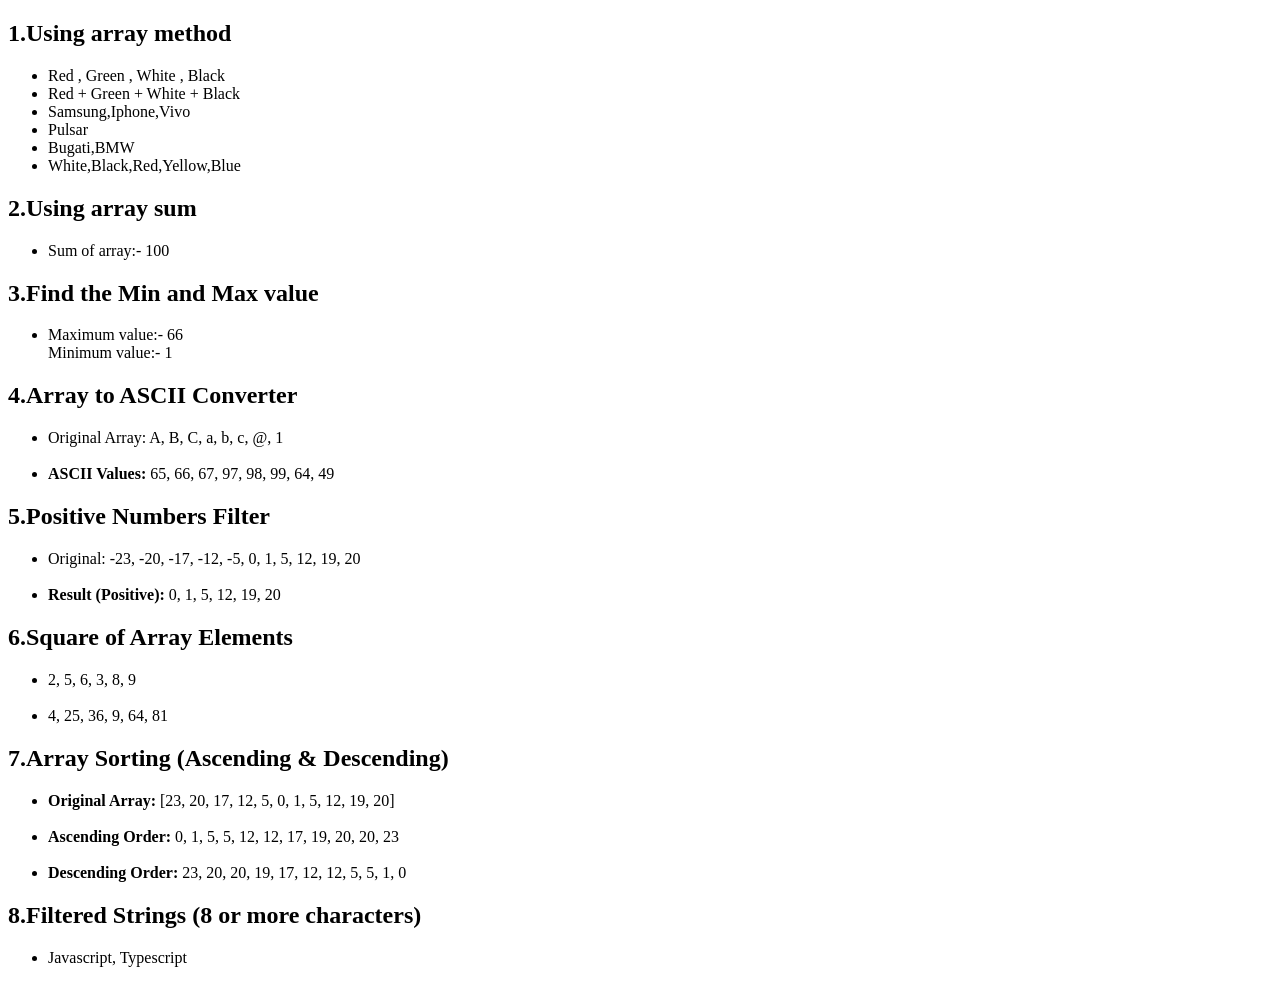
<file: Java Script/Java Script All Project/Java scr.pr-3/index.html>
<!DOCTYPE html>
<html lang="en">

<head>
    <meta charset="UTF-8">
    <meta name="viewport" content="width=device-width, initial-scale=1.0">
    <title>Document</title>
</head>

<body>
    <div>
        <h2>1.Using array method</h2>
        <ul>
            <li><span id="displayArea"></span></li>
            <li><span id="displayArea1"></span></li>
            <li><span id="displayArea2"></span></li>
            <li><span id="displayArea3"></span></li>
            <li><span id="displayArea4"></span></li>
            <li><span id="displayArea5"></span></li>
        </ul>
    </div>

    <div>
        <h2>2.Using array sum </h2>
        <ul>
            <li><span id="display-result"></span></li>
        </ul>
    </div>
    <div>
        <h2>3.Find the Min and Max value</h2>
        <ul>
            <li><span id="min-max"></span></li>
        </ul>
    </div>
    <div>
        <h2>4.Array to ASCII Converter</h2>
        <ul>
            <li>Original Array: <span id="original"></span></li><br>
            <li><strong>ASCII Values:</strong> <span id="result"></span></li>
        </ul>
    </div>
    <div>
        <h2>5.Positive Numbers Filter</h2>
        <ul>
            <li>Original: <span id="original1"></span></li><br>
            <li><strong>Result (Positive):</strong> <span id="result1"></span></li>
        </ul>
    </div>
    <div>
        <h2>6.Square of Array Elements</h2>
        <ul>
            <li><span id="beforesquare"></span></li><br>
            <li><span id="aftersquare"></span></li>
        </ul>
    </div>
    <div>
        <h2>7.Array Sorting (Ascending & Descending)</h2>
        <ul>
            <li><strong>Original Array: </strong>[23, 20, 17, 12, 5, 0, 1, 5, 12, 19, 20]</li><br>
            <li><strong>Ascending Order: </strong> <span id="displayAsc"></span></li><br>
            <li><strong>Descending Order: </strong> <span id="displayDesc"></span></li>
        </ul>
    </div>
    <div>
        <h2>8.Filtered Strings (8 or more characters)</h2>
        <ul>
            <li id="long"></li>
        </ul>
    </div>


    <script src="./jss/script.js"></script>
</body>

</html>
</file>
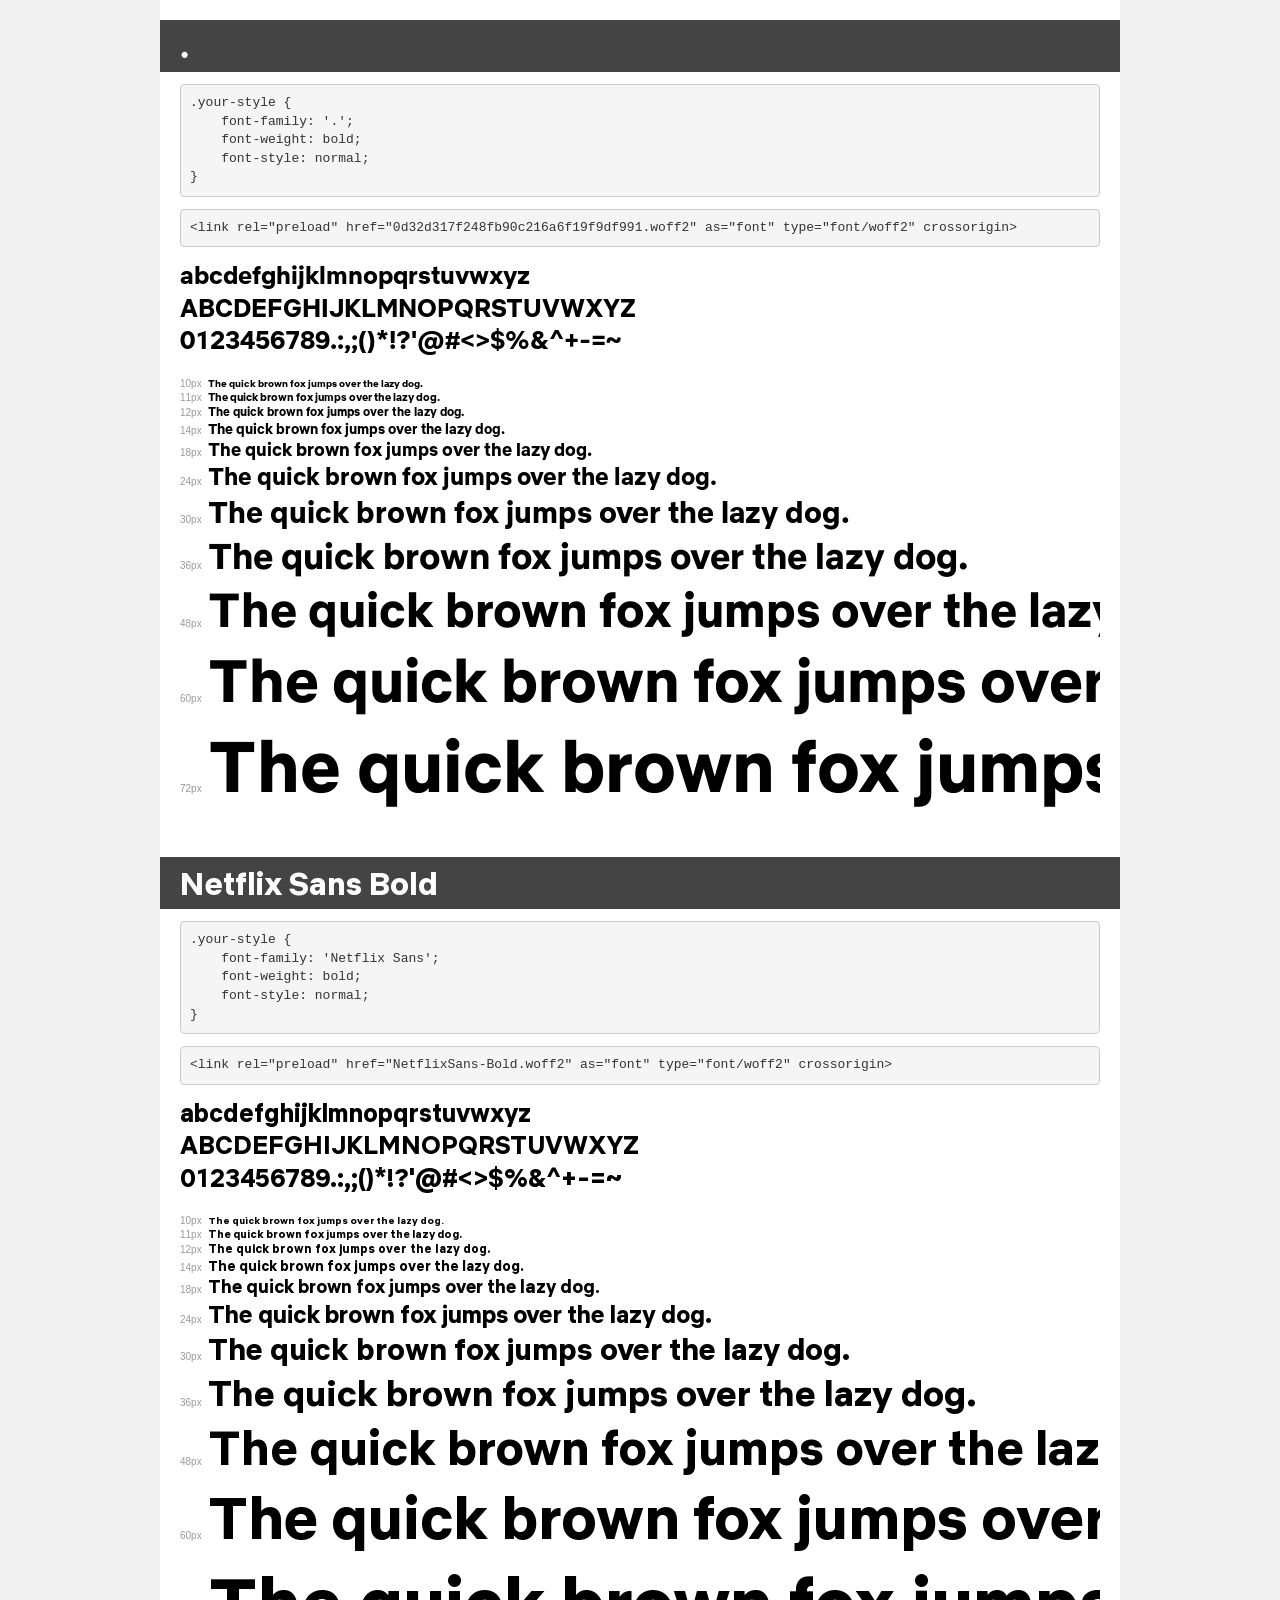
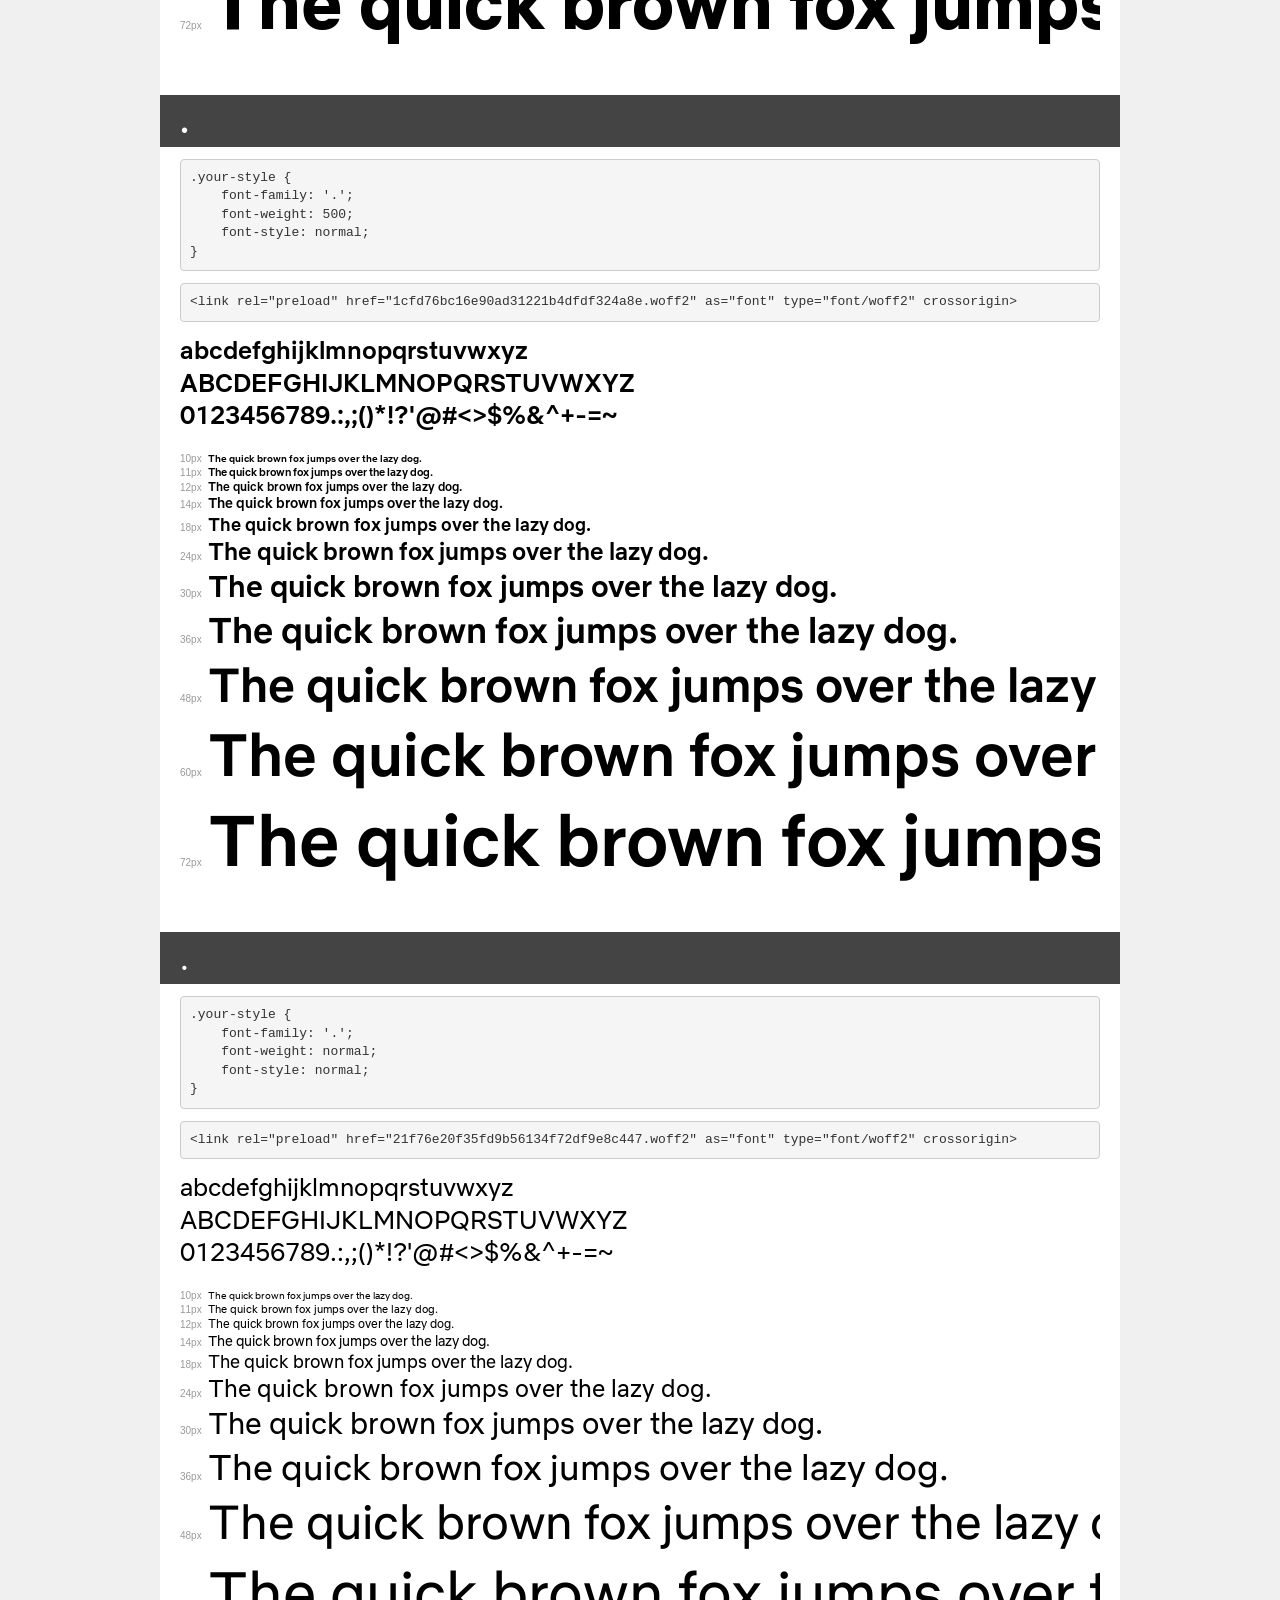
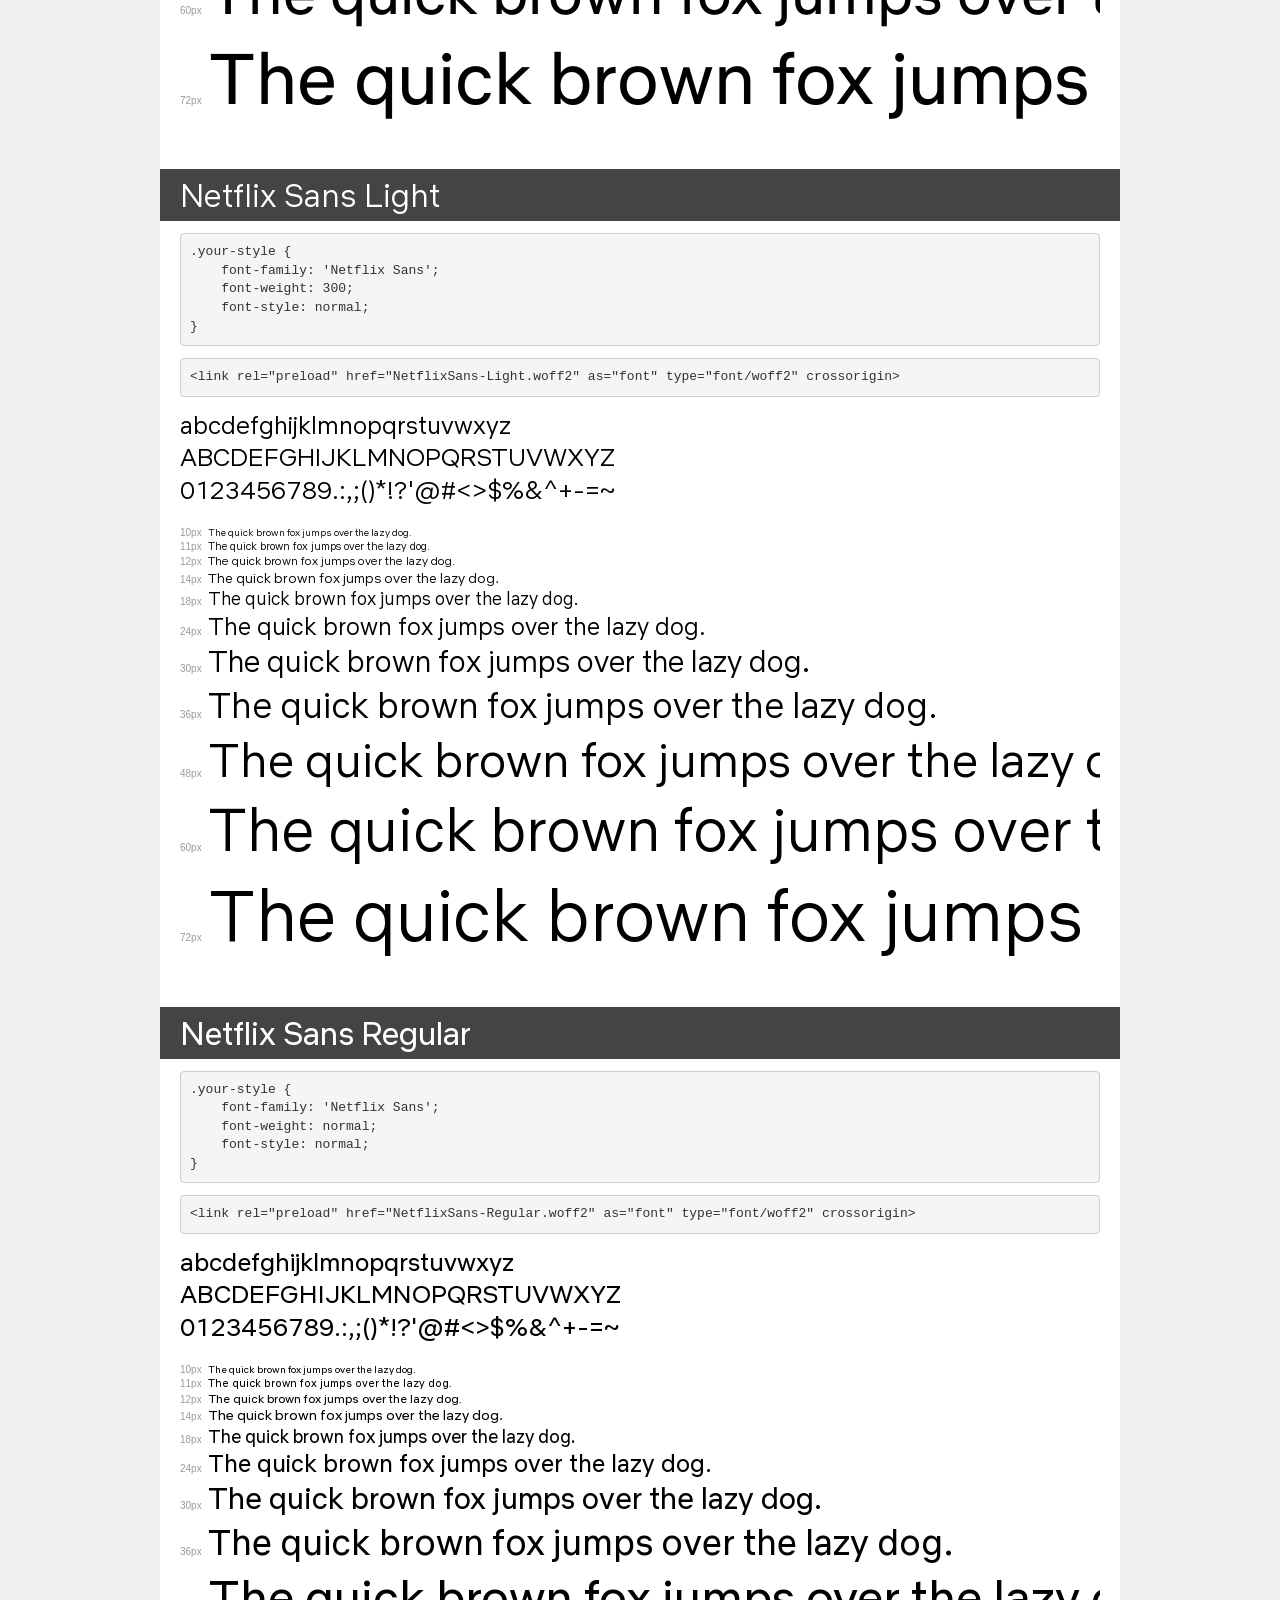
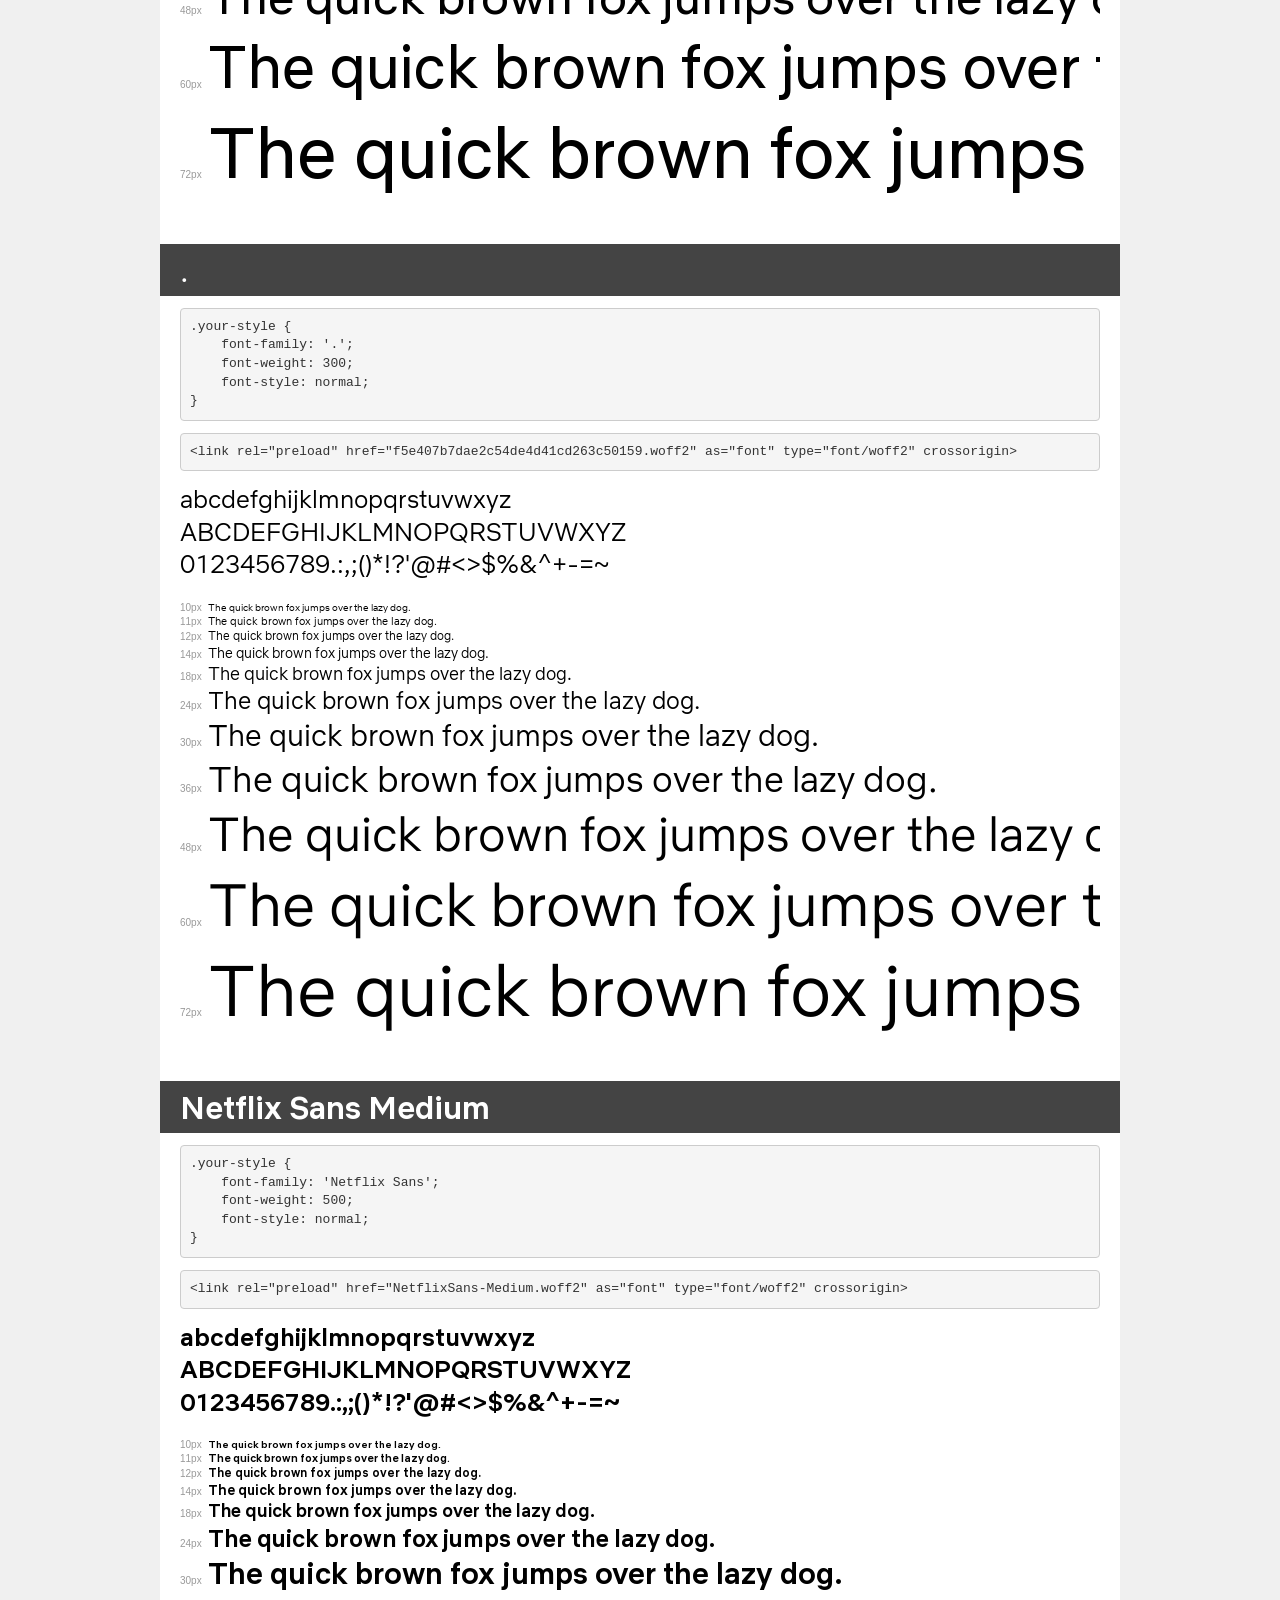
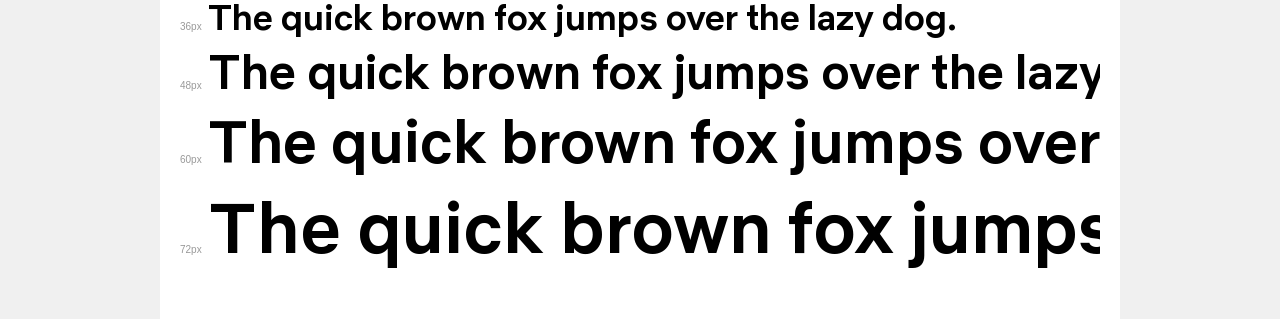
<file: HTML/Netflix Project/extra/transfonter.org-20251008-033329/demo.html>
<!DOCTYPE html>
<html lang="en">
<head>
    <meta charset="utf-8">
    <meta http-equiv="X-UA-Compatible" content="IE=edge">
    <meta name="viewport" content="width=device-width, initial-scale=1">
    <meta name="robots" content="noindex, noarchive">
    <meta name="format-detection" content="telephone=no">
    <title>Transfonter demo</title>
    <link href="stylesheet.css" rel="stylesheet">
    <style>
        /*
        http://meyerweb.com/eric/tools/css/reset/
        v2.0 | 20110126
        License: none (public domain)
        */
        html, body, div, span, applet, object, iframe,
        h1, h2, h3, h4, h5, h6, p, blockquote, pre,
        a, abbr, acronym, address, big, cite, code,
        del, dfn, em, img, ins, kbd, q, s, samp,
        small, strike, strong, sub, sup, tt, var,
        b, u, i, center,
        dl, dt, dd, ol, ul, li,
        fieldset, form, label, legend,
        table, caption, tbody, tfoot, thead, tr, th, td,
        article, aside, canvas, details, embed,
        figure, figcaption, footer, header, hgroup,
        menu, nav, output, ruby, section, summary,
        time, mark, audio, video {
            margin: 0;
            padding: 0;
            border: 0;
            font-size: 100%;
            font: inherit;
            vertical-align: baseline;
        }
        /* HTML5 display-role reset for older browsers */
        article, aside, details, figcaption, figure,
        footer, header, hgroup, menu, nav, section {
            display: block;
        }
        body {
            line-height: 1;
        }
        ol, ul {
            list-style: none;
        }
        blockquote, q {
            quotes: none;
        }
        blockquote:before, blockquote:after,
        q:before, q:after {
            content: '';
            content: none;
        }
        table {
            border-collapse: collapse;
            border-spacing: 0;
        }
        /* demo styles */
        body {
            background: #f0f0f0;
            color: #000;
        }
        .page {
            background: #fff;
            width: 920px;
            margin: 0 auto;
            padding: 20px 20px 0 20px;
            overflow: hidden;
        }
        .font-container {
            overflow-x: auto;
            overflow-y: hidden;
            margin-bottom: 40px;
            line-height: 1.3;
            white-space: nowrap;
            padding-bottom: 5px;
        }
        h1 {
            position: relative;
            background: #444;
            font-size: 32px;
            color: #fff;
            padding: 10px 20px;
            margin: 0 -20px 12px -20px;
        }
        .letters {
            font-size: 25px;
            margin-bottom: 20px;
        }
        .s10:before {
            content: '10px';
        }
        .s11:before {
            content: '11px';
        }
        .s12:before {
            content: '12px';
        }
        .s14:before {
            content: '14px';
        }
        .s18:before {
            content: '18px';
        }
        .s24:before {
            content: '24px';
        }
        .s30:before {
            content: '30px';
        }
        .s36:before {
            content: '36px';
        }
        .s48:before {
            content: '48px';
        }
        .s60:before {
            content: '60px';
        }
        .s72:before {
            content: '72px';
        }
        .s10:before, .s11:before, .s12:before, .s14:before,
        .s18:before, .s24:before, .s30:before, .s36:before,
        .s48:before, .s60:before, .s72:before {
            font-family: Arial, sans-serif;
            font-size: 10px;
            font-weight: normal;
            font-style: normal;
            color: #999;
            padding-right: 6px;
        }
        pre {
            display: block;
            padding: 9px;
            margin: 0 0 12px;
            font-family: Monaco, Menlo, Consolas, "Courier New", monospace;
            font-size: 13px;
            line-height: 1.428571429;
            color: #333;
            font-weight: normal;
            font-style: normal;
            background-color: #f5f5f5;
            border: 1px solid #ccc;
            overflow-x: auto;
            border-radius: 4px;
        }
        /* responsive */
        @media (max-width: 959px) {
            .page {
                width: auto;
                margin: 0;
            }
        }
    </style>
</head>
<body>
<div class="page">
    <div class="demo">
        <h1 style="font-family: '.'; font-weight: bold; font-style: normal;">.</h1>
        <pre title="Usage">.your-style {
    font-family: '.';
    font-weight: bold;
    font-style: normal;
}</pre>
        <pre title="Preload (optional)">
&lt;link rel=&quot;preload&quot; href=&quot;0d32d317f248fb90c216a6f19f9df991.woff2&quot; as=&quot;font&quot; type=&quot;font/woff2&quot; crossorigin&gt;</pre>
        <div class="font-container" style="font-family: '.'; font-weight: bold; font-style: normal;">
            <p class="letters">
                abcdefghijklmnopqrstuvwxyz<br>
ABCDEFGHIJKLMNOPQRSTUVWXYZ<br>
                0123456789.:,;()*!?'@#&lt;&gt;$%&^+-=~
            </p>
            <p class="s10" style="font-size: 10px;">The quick brown fox jumps over the lazy dog.</p>
            <p class="s11" style="font-size: 11px;">The quick brown fox jumps over the lazy dog.</p>
            <p class="s12" style="font-size: 12px;">The quick brown fox jumps over the lazy dog.</p>
            <p class="s14" style="font-size: 14px;">The quick brown fox jumps over the lazy dog.</p>
            <p class="s18" style="font-size: 18px;">The quick brown fox jumps over the lazy dog.</p>
            <p class="s24" style="font-size: 24px;">The quick brown fox jumps over the lazy dog.</p>
            <p class="s30" style="font-size: 30px;">The quick brown fox jumps over the lazy dog.</p>
            <p class="s36" style="font-size: 36px;">The quick brown fox jumps over the lazy dog.</p>
            <p class="s48" style="font-size: 48px;">The quick brown fox jumps over the lazy dog.</p>
            <p class="s60" style="font-size: 60px;">The quick brown fox jumps over the lazy dog.</p>
            <p class="s72" style="font-size: 72px;">The quick brown fox jumps over the lazy dog.</p>
        </div>
    </div>

    <div class="demo">
        <h1 style="font-family: 'Netflix Sans'; font-weight: bold; font-style: normal;">Netflix Sans  Bold</h1>
        <pre title="Usage">.your-style {
    font-family: 'Netflix Sans';
    font-weight: bold;
    font-style: normal;
}</pre>
        <pre title="Preload (optional)">
&lt;link rel=&quot;preload&quot; href=&quot;NetflixSans-Bold.woff2&quot; as=&quot;font&quot; type=&quot;font/woff2&quot; crossorigin&gt;</pre>
        <div class="font-container" style="font-family: 'Netflix Sans'; font-weight: bold; font-style: normal;">
            <p class="letters">
                abcdefghijklmnopqrstuvwxyz<br>
ABCDEFGHIJKLMNOPQRSTUVWXYZ<br>
                0123456789.:,;()*!?'@#&lt;&gt;$%&^+-=~
            </p>
            <p class="s10" style="font-size: 10px;">The quick brown fox jumps over the lazy dog.</p>
            <p class="s11" style="font-size: 11px;">The quick brown fox jumps over the lazy dog.</p>
            <p class="s12" style="font-size: 12px;">The quick brown fox jumps over the lazy dog.</p>
            <p class="s14" style="font-size: 14px;">The quick brown fox jumps over the lazy dog.</p>
            <p class="s18" style="font-size: 18px;">The quick brown fox jumps over the lazy dog.</p>
            <p class="s24" style="font-size: 24px;">The quick brown fox jumps over the lazy dog.</p>
            <p class="s30" style="font-size: 30px;">The quick brown fox jumps over the lazy dog.</p>
            <p class="s36" style="font-size: 36px;">The quick brown fox jumps over the lazy dog.</p>
            <p class="s48" style="font-size: 48px;">The quick brown fox jumps over the lazy dog.</p>
            <p class="s60" style="font-size: 60px;">The quick brown fox jumps over the lazy dog.</p>
            <p class="s72" style="font-size: 72px;">The quick brown fox jumps over the lazy dog.</p>
        </div>
    </div>

    <div class="demo">
        <h1 style="font-family: '.'; font-weight: 500; font-style: normal;">.</h1>
        <pre title="Usage">.your-style {
    font-family: '.';
    font-weight: 500;
    font-style: normal;
}</pre>
        <pre title="Preload (optional)">
&lt;link rel=&quot;preload&quot; href=&quot;1cfd76bc16e90ad31221b4dfdf324a8e.woff2&quot; as=&quot;font&quot; type=&quot;font/woff2&quot; crossorigin&gt;</pre>
        <div class="font-container" style="font-family: '.'; font-weight: 500; font-style: normal;">
            <p class="letters">
                abcdefghijklmnopqrstuvwxyz<br>
ABCDEFGHIJKLMNOPQRSTUVWXYZ<br>
                0123456789.:,;()*!?'@#&lt;&gt;$%&^+-=~
            </p>
            <p class="s10" style="font-size: 10px;">The quick brown fox jumps over the lazy dog.</p>
            <p class="s11" style="font-size: 11px;">The quick brown fox jumps over the lazy dog.</p>
            <p class="s12" style="font-size: 12px;">The quick brown fox jumps over the lazy dog.</p>
            <p class="s14" style="font-size: 14px;">The quick brown fox jumps over the lazy dog.</p>
            <p class="s18" style="font-size: 18px;">The quick brown fox jumps over the lazy dog.</p>
            <p class="s24" style="font-size: 24px;">The quick brown fox jumps over the lazy dog.</p>
            <p class="s30" style="font-size: 30px;">The quick brown fox jumps over the lazy dog.</p>
            <p class="s36" style="font-size: 36px;">The quick brown fox jumps over the lazy dog.</p>
            <p class="s48" style="font-size: 48px;">The quick brown fox jumps over the lazy dog.</p>
            <p class="s60" style="font-size: 60px;">The quick brown fox jumps over the lazy dog.</p>
            <p class="s72" style="font-size: 72px;">The quick brown fox jumps over the lazy dog.</p>
        </div>
    </div>

    <div class="demo">
        <h1 style="font-family: '.'; font-weight: normal; font-style: normal;">.</h1>
        <pre title="Usage">.your-style {
    font-family: '.';
    font-weight: normal;
    font-style: normal;
}</pre>
        <pre title="Preload (optional)">
&lt;link rel=&quot;preload&quot; href=&quot;21f76e20f35fd9b56134f72df9e8c447.woff2&quot; as=&quot;font&quot; type=&quot;font/woff2&quot; crossorigin&gt;</pre>
        <div class="font-container" style="font-family: '.'; font-weight: normal; font-style: normal;">
            <p class="letters">
                abcdefghijklmnopqrstuvwxyz<br>
ABCDEFGHIJKLMNOPQRSTUVWXYZ<br>
                0123456789.:,;()*!?'@#&lt;&gt;$%&^+-=~
            </p>
            <p class="s10" style="font-size: 10px;">The quick brown fox jumps over the lazy dog.</p>
            <p class="s11" style="font-size: 11px;">The quick brown fox jumps over the lazy dog.</p>
            <p class="s12" style="font-size: 12px;">The quick brown fox jumps over the lazy dog.</p>
            <p class="s14" style="font-size: 14px;">The quick brown fox jumps over the lazy dog.</p>
            <p class="s18" style="font-size: 18px;">The quick brown fox jumps over the lazy dog.</p>
            <p class="s24" style="font-size: 24px;">The quick brown fox jumps over the lazy dog.</p>
            <p class="s30" style="font-size: 30px;">The quick brown fox jumps over the lazy dog.</p>
            <p class="s36" style="font-size: 36px;">The quick brown fox jumps over the lazy dog.</p>
            <p class="s48" style="font-size: 48px;">The quick brown fox jumps over the lazy dog.</p>
            <p class="s60" style="font-size: 60px;">The quick brown fox jumps over the lazy dog.</p>
            <p class="s72" style="font-size: 72px;">The quick brown fox jumps over the lazy dog.</p>
        </div>
    </div>

    <div class="demo">
        <h1 style="font-family: 'Netflix Sans'; font-weight: 300; font-style: normal;">Netflix Sans Light</h1>
        <pre title="Usage">.your-style {
    font-family: 'Netflix Sans';
    font-weight: 300;
    font-style: normal;
}</pre>
        <pre title="Preload (optional)">
&lt;link rel=&quot;preload&quot; href=&quot;NetflixSans-Light.woff2&quot; as=&quot;font&quot; type=&quot;font/woff2&quot; crossorigin&gt;</pre>
        <div class="font-container" style="font-family: 'Netflix Sans'; font-weight: 300; font-style: normal;">
            <p class="letters">
                abcdefghijklmnopqrstuvwxyz<br>
ABCDEFGHIJKLMNOPQRSTUVWXYZ<br>
                0123456789.:,;()*!?'@#&lt;&gt;$%&^+-=~
            </p>
            <p class="s10" style="font-size: 10px;">The quick brown fox jumps over the lazy dog.</p>
            <p class="s11" style="font-size: 11px;">The quick brown fox jumps over the lazy dog.</p>
            <p class="s12" style="font-size: 12px;">The quick brown fox jumps over the lazy dog.</p>
            <p class="s14" style="font-size: 14px;">The quick brown fox jumps over the lazy dog.</p>
            <p class="s18" style="font-size: 18px;">The quick brown fox jumps over the lazy dog.</p>
            <p class="s24" style="font-size: 24px;">The quick brown fox jumps over the lazy dog.</p>
            <p class="s30" style="font-size: 30px;">The quick brown fox jumps over the lazy dog.</p>
            <p class="s36" style="font-size: 36px;">The quick brown fox jumps over the lazy dog.</p>
            <p class="s48" style="font-size: 48px;">The quick brown fox jumps over the lazy dog.</p>
            <p class="s60" style="font-size: 60px;">The quick brown fox jumps over the lazy dog.</p>
            <p class="s72" style="font-size: 72px;">The quick brown fox jumps over the lazy dog.</p>
        </div>
    </div>

    <div class="demo">
        <h1 style="font-family: 'Netflix Sans'; font-weight: normal; font-style: normal;">Netflix Sans Regular</h1>
        <pre title="Usage">.your-style {
    font-family: 'Netflix Sans';
    font-weight: normal;
    font-style: normal;
}</pre>
        <pre title="Preload (optional)">
&lt;link rel=&quot;preload&quot; href=&quot;NetflixSans-Regular.woff2&quot; as=&quot;font&quot; type=&quot;font/woff2&quot; crossorigin&gt;</pre>
        <div class="font-container" style="font-family: 'Netflix Sans'; font-weight: normal; font-style: normal;">
            <p class="letters">
                abcdefghijklmnopqrstuvwxyz<br>
ABCDEFGHIJKLMNOPQRSTUVWXYZ<br>
                0123456789.:,;()*!?'@#&lt;&gt;$%&^+-=~
            </p>
            <p class="s10" style="font-size: 10px;">The quick brown fox jumps over the lazy dog.</p>
            <p class="s11" style="font-size: 11px;">The quick brown fox jumps over the lazy dog.</p>
            <p class="s12" style="font-size: 12px;">The quick brown fox jumps over the lazy dog.</p>
            <p class="s14" style="font-size: 14px;">The quick brown fox jumps over the lazy dog.</p>
            <p class="s18" style="font-size: 18px;">The quick brown fox jumps over the lazy dog.</p>
            <p class="s24" style="font-size: 24px;">The quick brown fox jumps over the lazy dog.</p>
            <p class="s30" style="font-size: 30px;">The quick brown fox jumps over the lazy dog.</p>
            <p class="s36" style="font-size: 36px;">The quick brown fox jumps over the lazy dog.</p>
            <p class="s48" style="font-size: 48px;">The quick brown fox jumps over the lazy dog.</p>
            <p class="s60" style="font-size: 60px;">The quick brown fox jumps over the lazy dog.</p>
            <p class="s72" style="font-size: 72px;">The quick brown fox jumps over the lazy dog.</p>
        </div>
    </div>

    <div class="demo">
        <h1 style="font-family: '.'; font-weight: 300; font-style: normal;">.</h1>
        <pre title="Usage">.your-style {
    font-family: '.';
    font-weight: 300;
    font-style: normal;
}</pre>
        <pre title="Preload (optional)">
&lt;link rel=&quot;preload&quot; href=&quot;f5e407b7dae2c54de4d41cd263c50159.woff2&quot; as=&quot;font&quot; type=&quot;font/woff2&quot; crossorigin&gt;</pre>
        <div class="font-container" style="font-family: '.'; font-weight: 300; font-style: normal;">
            <p class="letters">
                abcdefghijklmnopqrstuvwxyz<br>
ABCDEFGHIJKLMNOPQRSTUVWXYZ<br>
                0123456789.:,;()*!?'@#&lt;&gt;$%&^+-=~
            </p>
            <p class="s10" style="font-size: 10px;">The quick brown fox jumps over the lazy dog.</p>
            <p class="s11" style="font-size: 11px;">The quick brown fox jumps over the lazy dog.</p>
            <p class="s12" style="font-size: 12px;">The quick brown fox jumps over the lazy dog.</p>
            <p class="s14" style="font-size: 14px;">The quick brown fox jumps over the lazy dog.</p>
            <p class="s18" style="font-size: 18px;">The quick brown fox jumps over the lazy dog.</p>
            <p class="s24" style="font-size: 24px;">The quick brown fox jumps over the lazy dog.</p>
            <p class="s30" style="font-size: 30px;">The quick brown fox jumps over the lazy dog.</p>
            <p class="s36" style="font-size: 36px;">The quick brown fox jumps over the lazy dog.</p>
            <p class="s48" style="font-size: 48px;">The quick brown fox jumps over the lazy dog.</p>
            <p class="s60" style="font-size: 60px;">The quick brown fox jumps over the lazy dog.</p>
            <p class="s72" style="font-size: 72px;">The quick brown fox jumps over the lazy dog.</p>
        </div>
    </div>

    <div class="demo">
        <h1 style="font-family: 'Netflix Sans'; font-weight: 500; font-style: normal;">Netflix Sans Medium</h1>
        <pre title="Usage">.your-style {
    font-family: 'Netflix Sans';
    font-weight: 500;
    font-style: normal;
}</pre>
        <pre title="Preload (optional)">
&lt;link rel=&quot;preload&quot; href=&quot;NetflixSans-Medium.woff2&quot; as=&quot;font&quot; type=&quot;font/woff2&quot; crossorigin&gt;</pre>
        <div class="font-container" style="font-family: 'Netflix Sans'; font-weight: 500; font-style: normal;">
            <p class="letters">
                abcdefghijklmnopqrstuvwxyz<br>
ABCDEFGHIJKLMNOPQRSTUVWXYZ<br>
                0123456789.:,;()*!?'@#&lt;&gt;$%&^+-=~
            </p>
            <p class="s10" style="font-size: 10px;">The quick brown fox jumps over the lazy dog.</p>
            <p class="s11" style="font-size: 11px;">The quick brown fox jumps over the lazy dog.</p>
            <p class="s12" style="font-size: 12px;">The quick brown fox jumps over the lazy dog.</p>
            <p class="s14" style="font-size: 14px;">The quick brown fox jumps over the lazy dog.</p>
            <p class="s18" style="font-size: 18px;">The quick brown fox jumps over the lazy dog.</p>
            <p class="s24" style="font-size: 24px;">The quick brown fox jumps over the lazy dog.</p>
            <p class="s30" style="font-size: 30px;">The quick brown fox jumps over the lazy dog.</p>
            <p class="s36" style="font-size: 36px;">The quick brown fox jumps over the lazy dog.</p>
            <p class="s48" style="font-size: 48px;">The quick brown fox jumps over the lazy dog.</p>
            <p class="s60" style="font-size: 60px;">The quick brown fox jumps over the lazy dog.</p>
            <p class="s72" style="font-size: 72px;">The quick brown fox jumps over the lazy dog.</p>
        </div>
    </div>

</div>
</body>
</html>
</file>
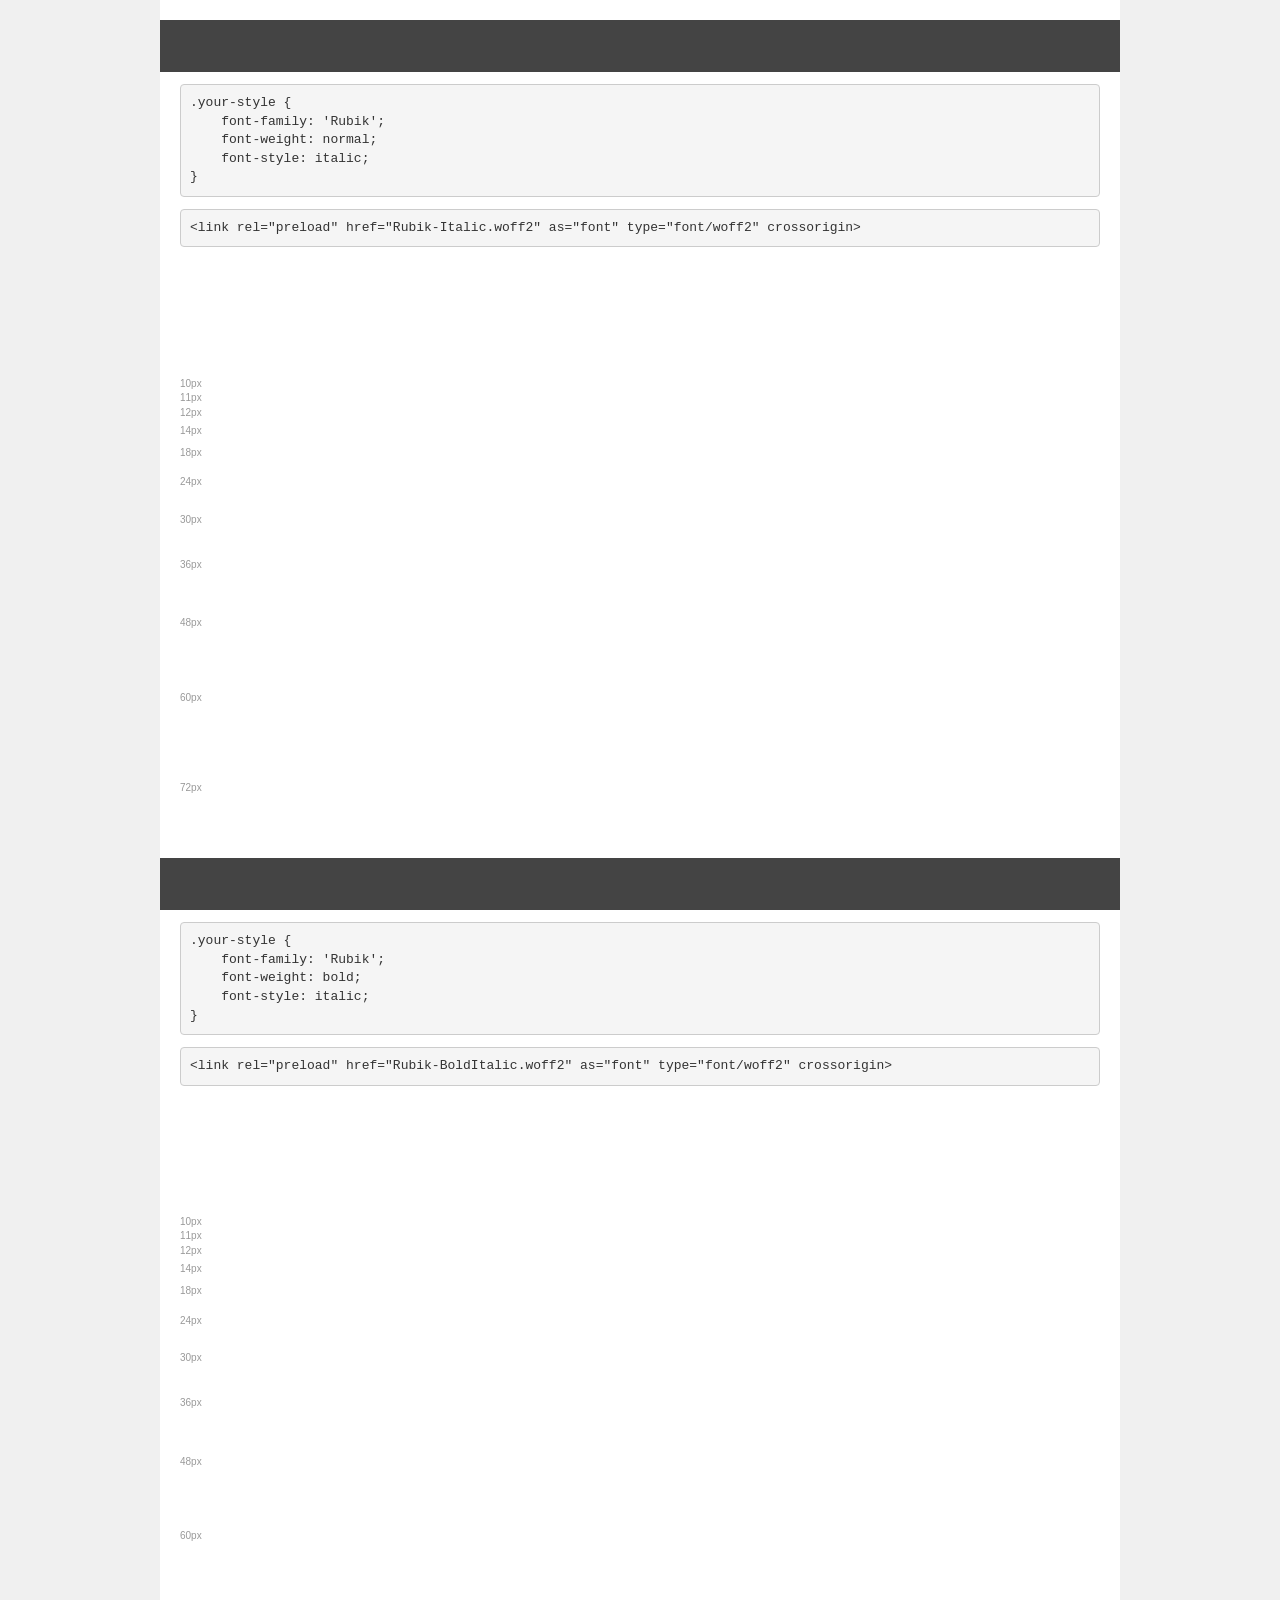
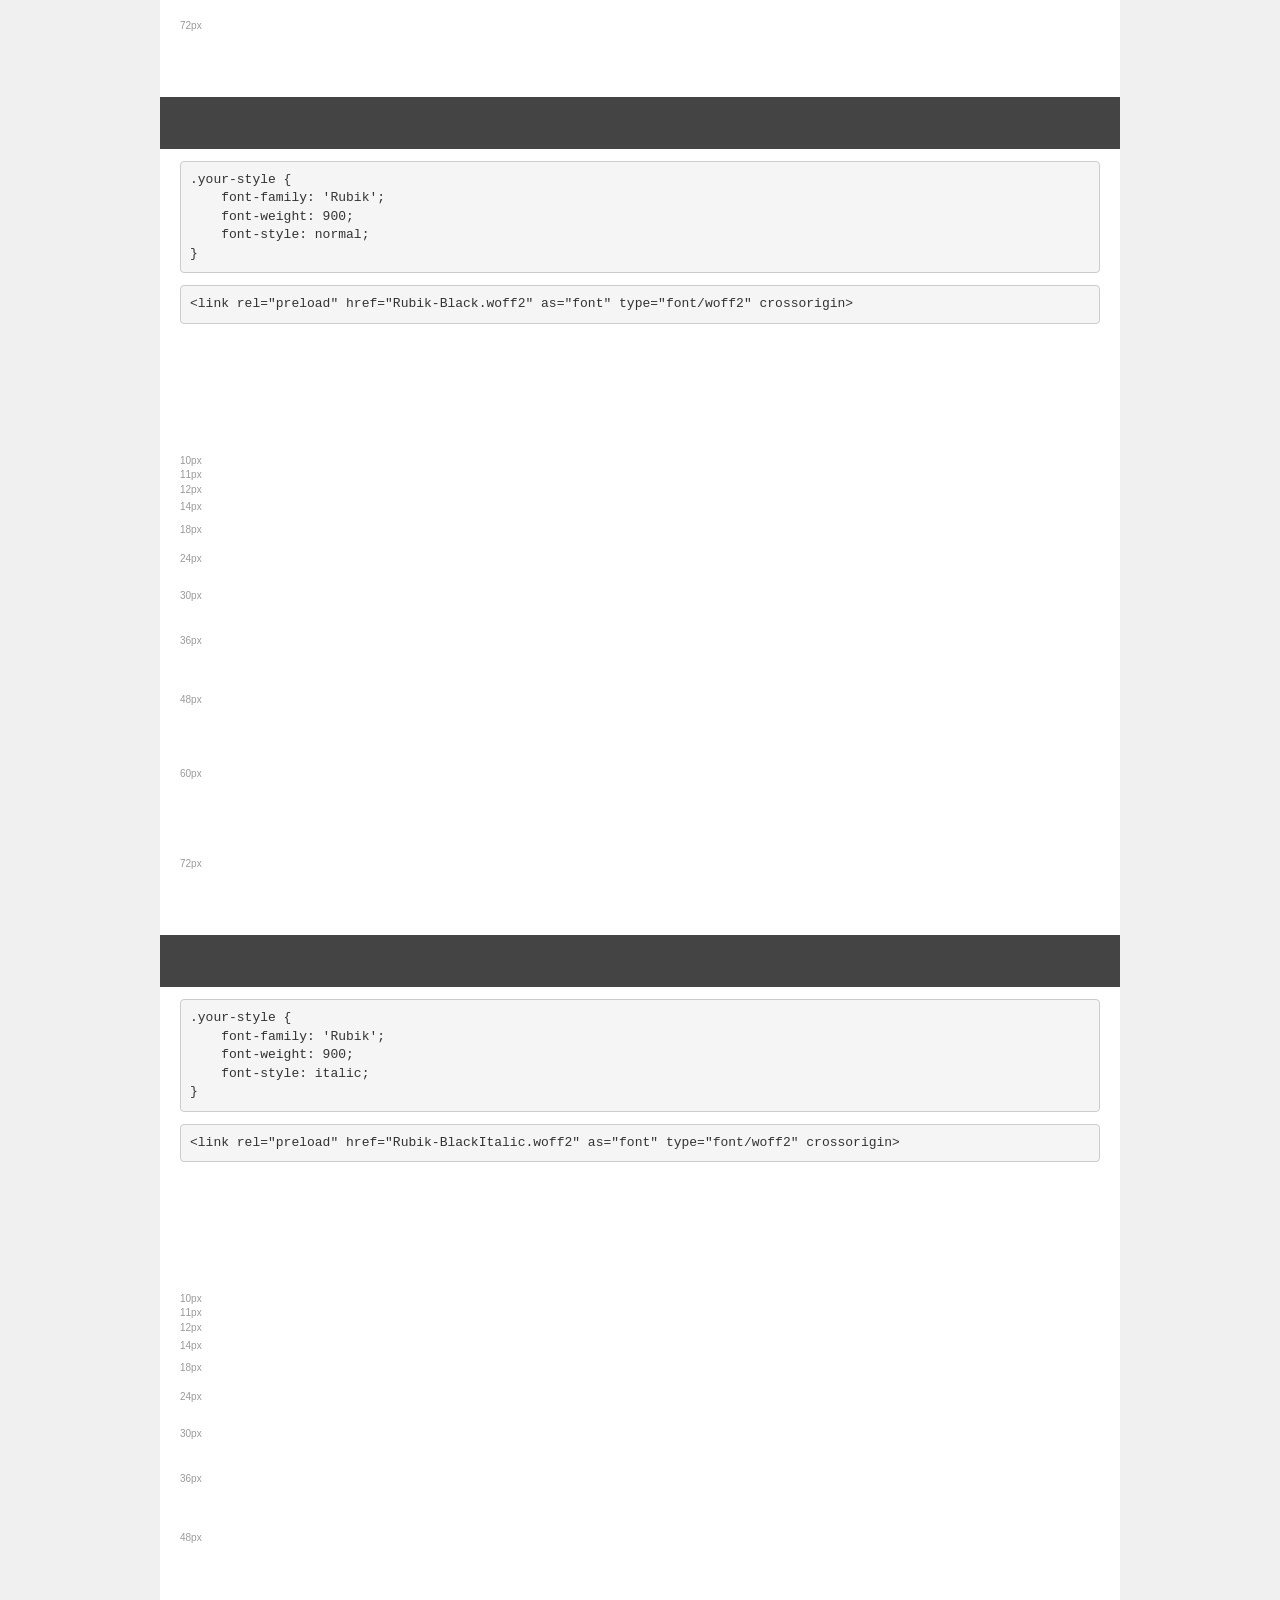
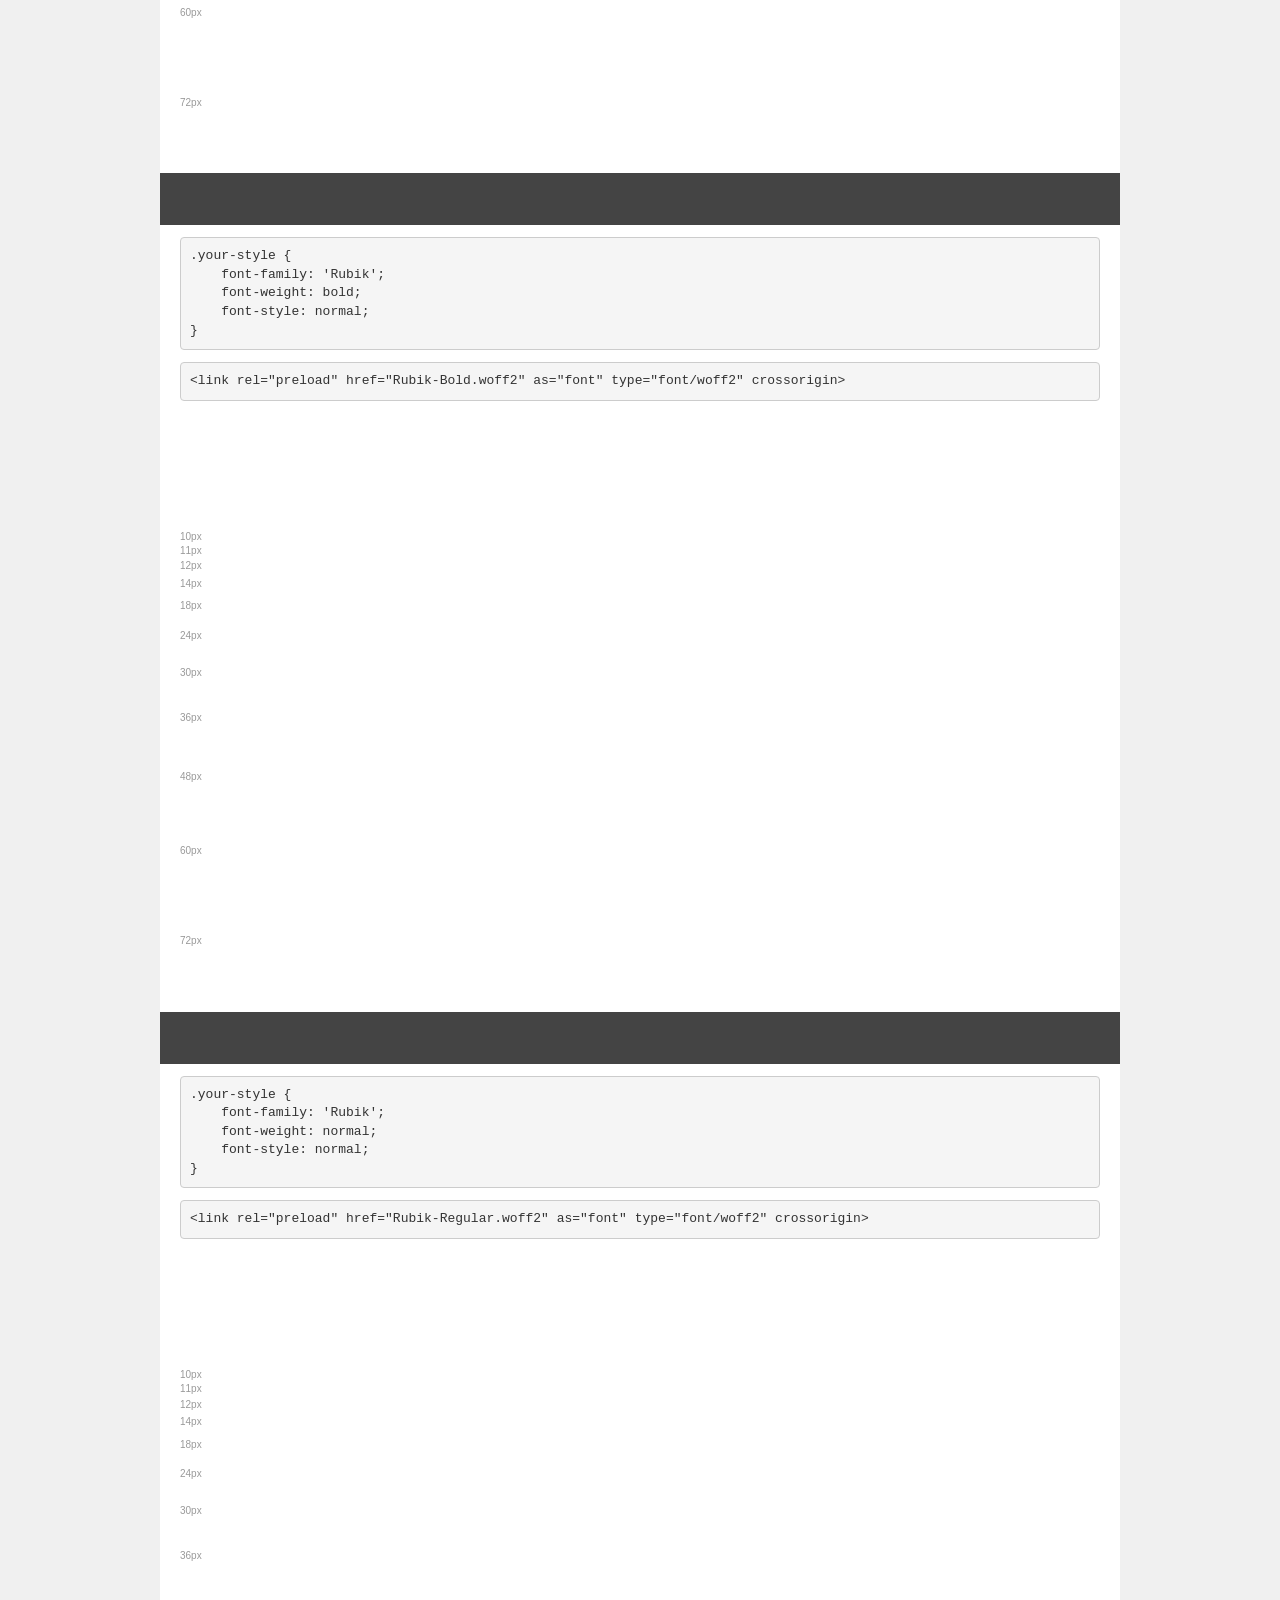
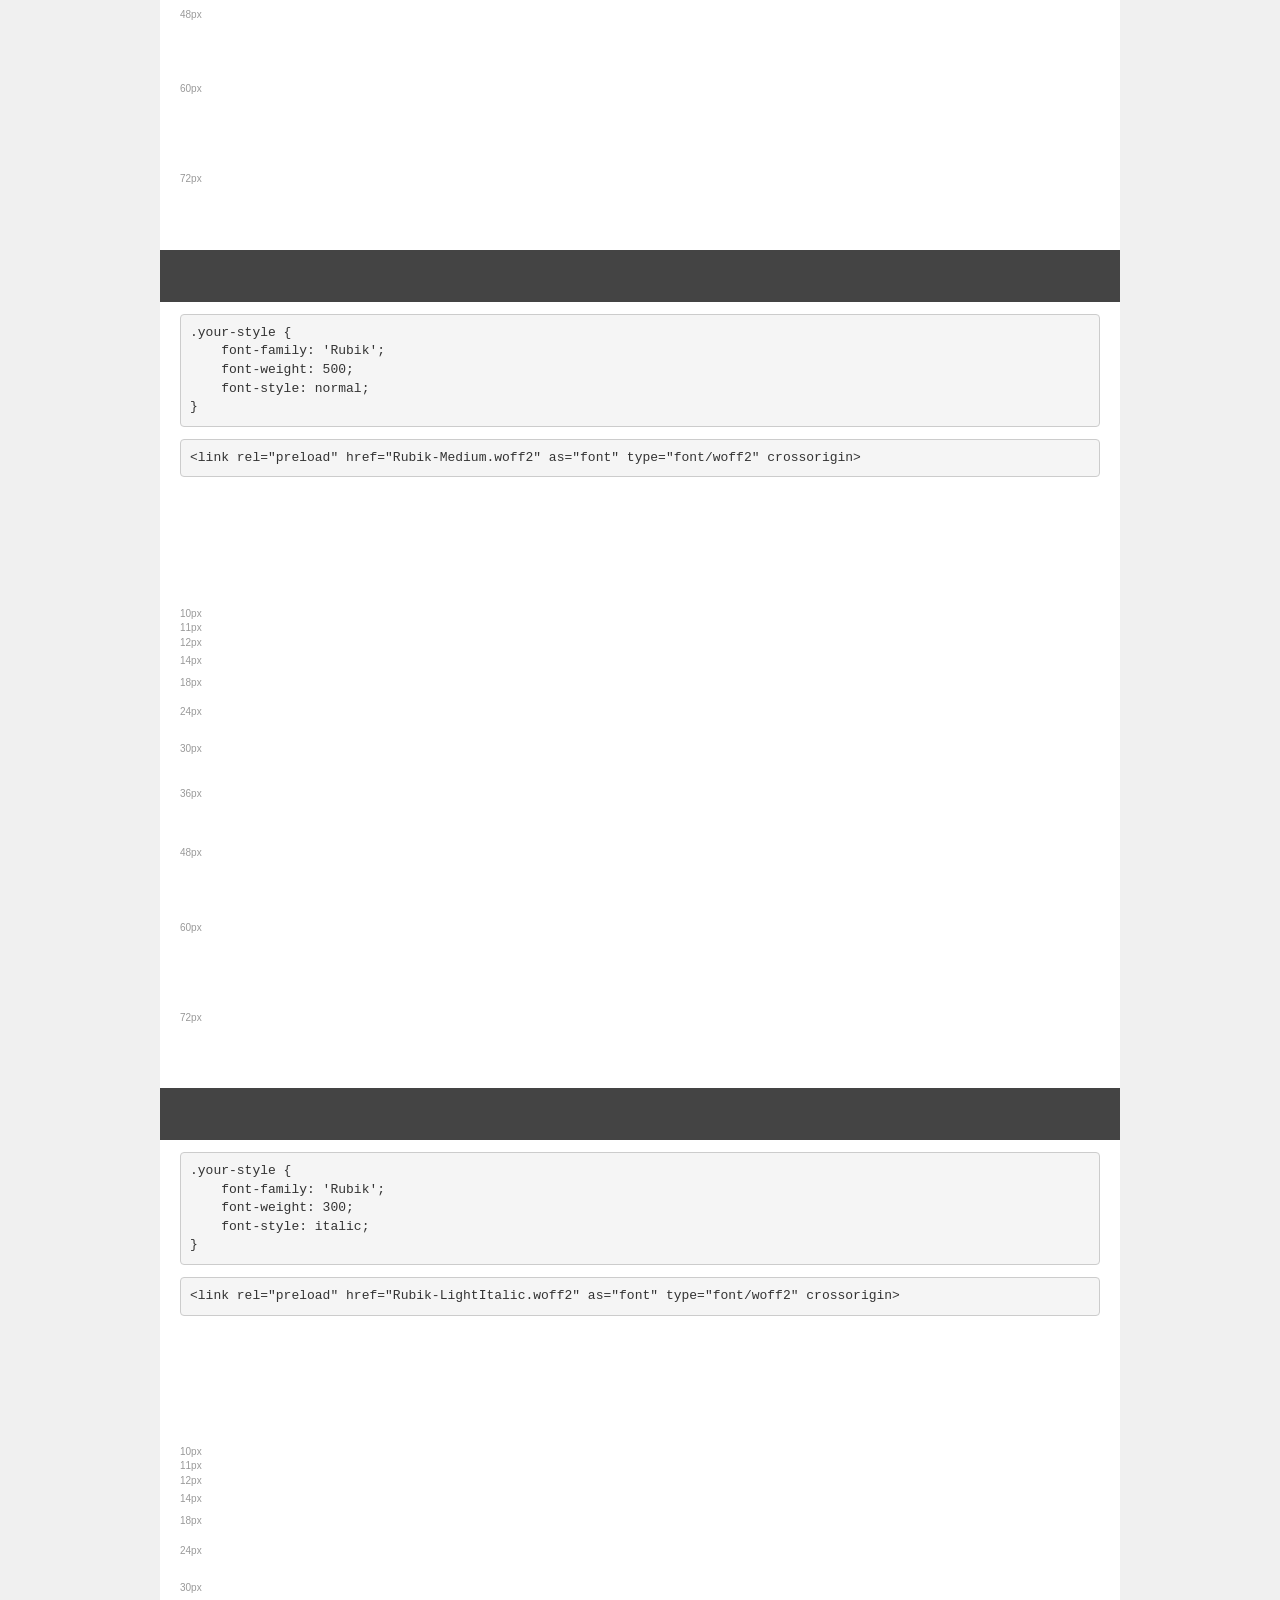
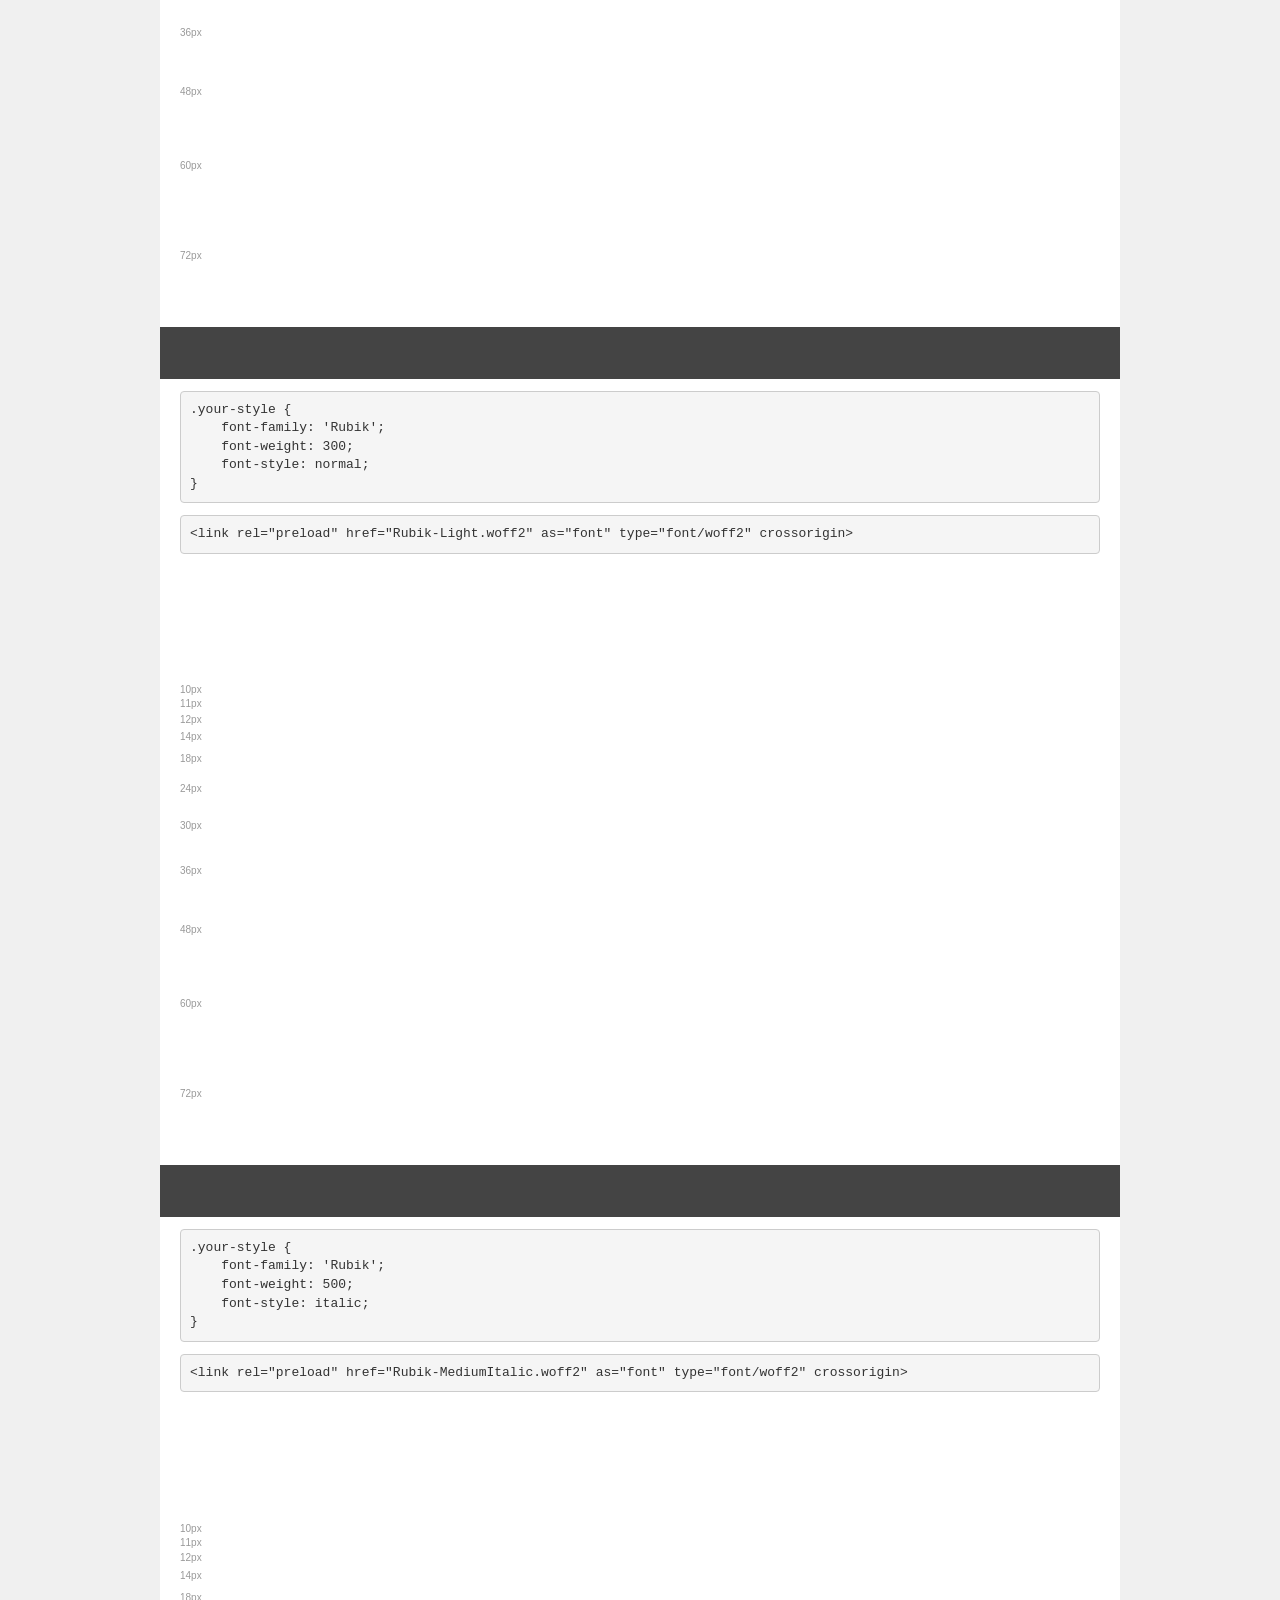
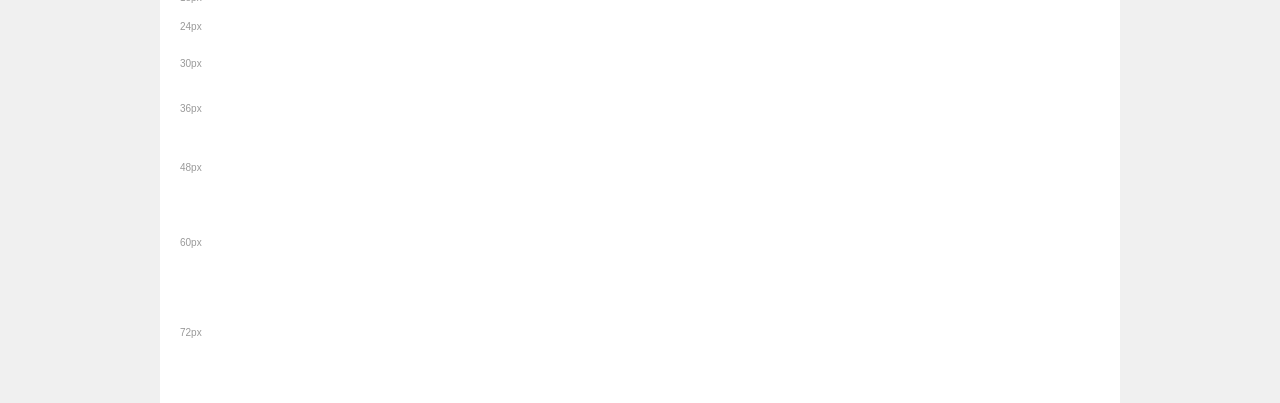
<file: HTML/Portfolio Project/extra/transfonter.org-20251211-052018/demo.html>
<!DOCTYPE html>
<html lang="en">
<head>
    <meta charset="utf-8">
    <meta http-equiv="X-UA-Compatible" content="IE=edge">
    <meta name="viewport" content="width=device-width, initial-scale=1">
    <meta name="robots" content="noindex, noarchive">
    <meta name="format-detection" content="telephone=no">
    <title>Transfonter demo</title>
    <link href="stylesheet.css" rel="stylesheet">
    <style>
        /*
        http://meyerweb.com/eric/tools/css/reset/
        v2.0 | 20110126
        License: none (public domain)
        */
        html, body, div, span, applet, object, iframe,
        h1, h2, h3, h4, h5, h6, p, blockquote, pre,
        a, abbr, acronym, address, big, cite, code,
        del, dfn, em, img, ins, kbd, q, s, samp,
        small, strike, strong, sub, sup, tt, var,
        b, u, i, center,
        dl, dt, dd, ol, ul, li,
        fieldset, form, label, legend,
        table, caption, tbody, tfoot, thead, tr, th, td,
        article, aside, canvas, details, embed,
        figure, figcaption, footer, header, hgroup,
        menu, nav, output, ruby, section, summary,
        time, mark, audio, video {
            margin: 0;
            padding: 0;
            border: 0;
            font-size: 100%;
            font: inherit;
            vertical-align: baseline;
        }
        /* HTML5 display-role reset for older browsers */
        article, aside, details, figcaption, figure,
        footer, header, hgroup, menu, nav, section {
            display: block;
        }
        body {
            line-height: 1;
        }
        ol, ul {
            list-style: none;
        }
        blockquote, q {
            quotes: none;
        }
        blockquote:before, blockquote:after,
        q:before, q:after {
            content: '';
            content: none;
        }
        table {
            border-collapse: collapse;
            border-spacing: 0;
        }
        /* demo styles */
        body {
            background: #f0f0f0;
            color: #000;
        }
        .page {
            background: #fff;
            width: 920px;
            margin: 0 auto;
            padding: 20px 20px 0 20px;
            overflow: hidden;
        }
        .font-container {
            overflow-x: auto;
            overflow-y: hidden;
            margin-bottom: 40px;
            line-height: 1.3;
            white-space: nowrap;
            padding-bottom: 5px;
        }
        h1 {
            position: relative;
            background: #444;
            font-size: 32px;
            color: #fff;
            padding: 10px 20px;
            margin: 0 -20px 12px -20px;
        }
        .letters {
            font-size: 25px;
            margin-bottom: 20px;
        }
        .s10:before {
            content: '10px';
        }
        .s11:before {
            content: '11px';
        }
        .s12:before {
            content: '12px';
        }
        .s14:before {
            content: '14px';
        }
        .s18:before {
            content: '18px';
        }
        .s24:before {
            content: '24px';
        }
        .s30:before {
            content: '30px';
        }
        .s36:before {
            content: '36px';
        }
        .s48:before {
            content: '48px';
        }
        .s60:before {
            content: '60px';
        }
        .s72:before {
            content: '72px';
        }
        .s10:before, .s11:before, .s12:before, .s14:before,
        .s18:before, .s24:before, .s30:before, .s36:before,
        .s48:before, .s60:before, .s72:before {
            font-family: Arial, sans-serif;
            font-size: 10px;
            font-weight: normal;
            font-style: normal;
            color: #999;
            padding-right: 6px;
        }
        pre {
            display: block;
            padding: 9px;
            margin: 0 0 12px;
            font-family: Monaco, Menlo, Consolas, "Courier New", monospace;
            font-size: 13px;
            line-height: 1.428571429;
            color: #333;
            font-weight: normal;
            font-style: normal;
            background-color: #f5f5f5;
            border: 1px solid #ccc;
            overflow-x: auto;
            border-radius: 4px;
        }
        /* responsive */
        @media (max-width: 959px) {
            .page {
                width: auto;
                margin: 0;
            }
        }
    </style>
</head>
<body>
<div class="page">
    <div class="demo">
        <h1 style="font-family: 'Rubik'; font-weight: normal; font-style: italic;">Rubik Italic</h1>
        <pre title="Usage">.your-style {
    font-family: 'Rubik';
    font-weight: normal;
    font-style: italic;
}</pre>
        <pre title="Preload (optional)">
&lt;link rel=&quot;preload&quot; href=&quot;Rubik-Italic.woff2&quot; as=&quot;font&quot; type=&quot;font/woff2&quot; crossorigin&gt;</pre>
        <div class="font-container" style="font-family: 'Rubik'; font-weight: normal; font-style: italic;">
            <p class="letters">
                abcdefghijklmnopqrstuvwxyz<br>
ABCDEFGHIJKLMNOPQRSTUVWXYZ<br>
                0123456789.:,;()*!?'@#&lt;&gt;$%&^+-=~
            </p>
            <p class="s10" style="font-size: 10px;">The quick brown fox jumps over the lazy dog.</p>
            <p class="s11" style="font-size: 11px;">The quick brown fox jumps over the lazy dog.</p>
            <p class="s12" style="font-size: 12px;">The quick brown fox jumps over the lazy dog.</p>
            <p class="s14" style="font-size: 14px;">The quick brown fox jumps over the lazy dog.</p>
            <p class="s18" style="font-size: 18px;">The quick brown fox jumps over the lazy dog.</p>
            <p class="s24" style="font-size: 24px;">The quick brown fox jumps over the lazy dog.</p>
            <p class="s30" style="font-size: 30px;">The quick brown fox jumps over the lazy dog.</p>
            <p class="s36" style="font-size: 36px;">The quick brown fox jumps over the lazy dog.</p>
            <p class="s48" style="font-size: 48px;">The quick brown fox jumps over the lazy dog.</p>
            <p class="s60" style="font-size: 60px;">The quick brown fox jumps over the lazy dog.</p>
            <p class="s72" style="font-size: 72px;">The quick brown fox jumps over the lazy dog.</p>
        </div>
    </div>

    <div class="demo">
        <h1 style="font-family: 'Rubik'; font-weight: bold; font-style: italic;">Rubik Bold Italic</h1>
        <pre title="Usage">.your-style {
    font-family: 'Rubik';
    font-weight: bold;
    font-style: italic;
}</pre>
        <pre title="Preload (optional)">
&lt;link rel=&quot;preload&quot; href=&quot;Rubik-BoldItalic.woff2&quot; as=&quot;font&quot; type=&quot;font/woff2&quot; crossorigin&gt;</pre>
        <div class="font-container" style="font-family: 'Rubik'; font-weight: bold; font-style: italic;">
            <p class="letters">
                abcdefghijklmnopqrstuvwxyz<br>
ABCDEFGHIJKLMNOPQRSTUVWXYZ<br>
                0123456789.:,;()*!?'@#&lt;&gt;$%&^+-=~
            </p>
            <p class="s10" style="font-size: 10px;">The quick brown fox jumps over the lazy dog.</p>
            <p class="s11" style="font-size: 11px;">The quick brown fox jumps over the lazy dog.</p>
            <p class="s12" style="font-size: 12px;">The quick brown fox jumps over the lazy dog.</p>
            <p class="s14" style="font-size: 14px;">The quick brown fox jumps over the lazy dog.</p>
            <p class="s18" style="font-size: 18px;">The quick brown fox jumps over the lazy dog.</p>
            <p class="s24" style="font-size: 24px;">The quick brown fox jumps over the lazy dog.</p>
            <p class="s30" style="font-size: 30px;">The quick brown fox jumps over the lazy dog.</p>
            <p class="s36" style="font-size: 36px;">The quick brown fox jumps over the lazy dog.</p>
            <p class="s48" style="font-size: 48px;">The quick brown fox jumps over the lazy dog.</p>
            <p class="s60" style="font-size: 60px;">The quick brown fox jumps over the lazy dog.</p>
            <p class="s72" style="font-size: 72px;">The quick brown fox jumps over the lazy dog.</p>
        </div>
    </div>

    <div class="demo">
        <h1 style="font-family: 'Rubik'; font-weight: 900; font-style: normal;">Rubik Black</h1>
        <pre title="Usage">.your-style {
    font-family: 'Rubik';
    font-weight: 900;
    font-style: normal;
}</pre>
        <pre title="Preload (optional)">
&lt;link rel=&quot;preload&quot; href=&quot;Rubik-Black.woff2&quot; as=&quot;font&quot; type=&quot;font/woff2&quot; crossorigin&gt;</pre>
        <div class="font-container" style="font-family: 'Rubik'; font-weight: 900; font-style: normal;">
            <p class="letters">
                abcdefghijklmnopqrstuvwxyz<br>
ABCDEFGHIJKLMNOPQRSTUVWXYZ<br>
                0123456789.:,;()*!?'@#&lt;&gt;$%&^+-=~
            </p>
            <p class="s10" style="font-size: 10px;">The quick brown fox jumps over the lazy dog.</p>
            <p class="s11" style="font-size: 11px;">The quick brown fox jumps over the lazy dog.</p>
            <p class="s12" style="font-size: 12px;">The quick brown fox jumps over the lazy dog.</p>
            <p class="s14" style="font-size: 14px;">The quick brown fox jumps over the lazy dog.</p>
            <p class="s18" style="font-size: 18px;">The quick brown fox jumps over the lazy dog.</p>
            <p class="s24" style="font-size: 24px;">The quick brown fox jumps over the lazy dog.</p>
            <p class="s30" style="font-size: 30px;">The quick brown fox jumps over the lazy dog.</p>
            <p class="s36" style="font-size: 36px;">The quick brown fox jumps over the lazy dog.</p>
            <p class="s48" style="font-size: 48px;">The quick brown fox jumps over the lazy dog.</p>
            <p class="s60" style="font-size: 60px;">The quick brown fox jumps over the lazy dog.</p>
            <p class="s72" style="font-size: 72px;">The quick brown fox jumps over the lazy dog.</p>
        </div>
    </div>

    <div class="demo">
        <h1 style="font-family: 'Rubik'; font-weight: 900; font-style: italic;">Rubik Black Italic</h1>
        <pre title="Usage">.your-style {
    font-family: 'Rubik';
    font-weight: 900;
    font-style: italic;
}</pre>
        <pre title="Preload (optional)">
&lt;link rel=&quot;preload&quot; href=&quot;Rubik-BlackItalic.woff2&quot; as=&quot;font&quot; type=&quot;font/woff2&quot; crossorigin&gt;</pre>
        <div class="font-container" style="font-family: 'Rubik'; font-weight: 900; font-style: italic;">
            <p class="letters">
                abcdefghijklmnopqrstuvwxyz<br>
ABCDEFGHIJKLMNOPQRSTUVWXYZ<br>
                0123456789.:,;()*!?'@#&lt;&gt;$%&^+-=~
            </p>
            <p class="s10" style="font-size: 10px;">The quick brown fox jumps over the lazy dog.</p>
            <p class="s11" style="font-size: 11px;">The quick brown fox jumps over the lazy dog.</p>
            <p class="s12" style="font-size: 12px;">The quick brown fox jumps over the lazy dog.</p>
            <p class="s14" style="font-size: 14px;">The quick brown fox jumps over the lazy dog.</p>
            <p class="s18" style="font-size: 18px;">The quick brown fox jumps over the lazy dog.</p>
            <p class="s24" style="font-size: 24px;">The quick brown fox jumps over the lazy dog.</p>
            <p class="s30" style="font-size: 30px;">The quick brown fox jumps over the lazy dog.</p>
            <p class="s36" style="font-size: 36px;">The quick brown fox jumps over the lazy dog.</p>
            <p class="s48" style="font-size: 48px;">The quick brown fox jumps over the lazy dog.</p>
            <p class="s60" style="font-size: 60px;">The quick brown fox jumps over the lazy dog.</p>
            <p class="s72" style="font-size: 72px;">The quick brown fox jumps over the lazy dog.</p>
        </div>
    </div>

    <div class="demo">
        <h1 style="font-family: 'Rubik'; font-weight: bold; font-style: normal;">Rubik Bold</h1>
        <pre title="Usage">.your-style {
    font-family: 'Rubik';
    font-weight: bold;
    font-style: normal;
}</pre>
        <pre title="Preload (optional)">
&lt;link rel=&quot;preload&quot; href=&quot;Rubik-Bold.woff2&quot; as=&quot;font&quot; type=&quot;font/woff2&quot; crossorigin&gt;</pre>
        <div class="font-container" style="font-family: 'Rubik'; font-weight: bold; font-style: normal;">
            <p class="letters">
                abcdefghijklmnopqrstuvwxyz<br>
ABCDEFGHIJKLMNOPQRSTUVWXYZ<br>
                0123456789.:,;()*!?'@#&lt;&gt;$%&^+-=~
            </p>
            <p class="s10" style="font-size: 10px;">The quick brown fox jumps over the lazy dog.</p>
            <p class="s11" style="font-size: 11px;">The quick brown fox jumps over the lazy dog.</p>
            <p class="s12" style="font-size: 12px;">The quick brown fox jumps over the lazy dog.</p>
            <p class="s14" style="font-size: 14px;">The quick brown fox jumps over the lazy dog.</p>
            <p class="s18" style="font-size: 18px;">The quick brown fox jumps over the lazy dog.</p>
            <p class="s24" style="font-size: 24px;">The quick brown fox jumps over the lazy dog.</p>
            <p class="s30" style="font-size: 30px;">The quick brown fox jumps over the lazy dog.</p>
            <p class="s36" style="font-size: 36px;">The quick brown fox jumps over the lazy dog.</p>
            <p class="s48" style="font-size: 48px;">The quick brown fox jumps over the lazy dog.</p>
            <p class="s60" style="font-size: 60px;">The quick brown fox jumps over the lazy dog.</p>
            <p class="s72" style="font-size: 72px;">The quick brown fox jumps over the lazy dog.</p>
        </div>
    </div>

    <div class="demo">
        <h1 style="font-family: 'Rubik'; font-weight: normal; font-style: normal;">Rubik Regular</h1>
        <pre title="Usage">.your-style {
    font-family: 'Rubik';
    font-weight: normal;
    font-style: normal;
}</pre>
        <pre title="Preload (optional)">
&lt;link rel=&quot;preload&quot; href=&quot;Rubik-Regular.woff2&quot; as=&quot;font&quot; type=&quot;font/woff2&quot; crossorigin&gt;</pre>
        <div class="font-container" style="font-family: 'Rubik'; font-weight: normal; font-style: normal;">
            <p class="letters">
                abcdefghijklmnopqrstuvwxyz<br>
ABCDEFGHIJKLMNOPQRSTUVWXYZ<br>
                0123456789.:,;()*!?'@#&lt;&gt;$%&^+-=~
            </p>
            <p class="s10" style="font-size: 10px;">The quick brown fox jumps over the lazy dog.</p>
            <p class="s11" style="font-size: 11px;">The quick brown fox jumps over the lazy dog.</p>
            <p class="s12" style="font-size: 12px;">The quick brown fox jumps over the lazy dog.</p>
            <p class="s14" style="font-size: 14px;">The quick brown fox jumps over the lazy dog.</p>
            <p class="s18" style="font-size: 18px;">The quick brown fox jumps over the lazy dog.</p>
            <p class="s24" style="font-size: 24px;">The quick brown fox jumps over the lazy dog.</p>
            <p class="s30" style="font-size: 30px;">The quick brown fox jumps over the lazy dog.</p>
            <p class="s36" style="font-size: 36px;">The quick brown fox jumps over the lazy dog.</p>
            <p class="s48" style="font-size: 48px;">The quick brown fox jumps over the lazy dog.</p>
            <p class="s60" style="font-size: 60px;">The quick brown fox jumps over the lazy dog.</p>
            <p class="s72" style="font-size: 72px;">The quick brown fox jumps over the lazy dog.</p>
        </div>
    </div>

    <div class="demo">
        <h1 style="font-family: 'Rubik'; font-weight: 500; font-style: normal;">Rubik Medium</h1>
        <pre title="Usage">.your-style {
    font-family: 'Rubik';
    font-weight: 500;
    font-style: normal;
}</pre>
        <pre title="Preload (optional)">
&lt;link rel=&quot;preload&quot; href=&quot;Rubik-Medium.woff2&quot; as=&quot;font&quot; type=&quot;font/woff2&quot; crossorigin&gt;</pre>
        <div class="font-container" style="font-family: 'Rubik'; font-weight: 500; font-style: normal;">
            <p class="letters">
                abcdefghijklmnopqrstuvwxyz<br>
ABCDEFGHIJKLMNOPQRSTUVWXYZ<br>
                0123456789.:,;()*!?'@#&lt;&gt;$%&^+-=~
            </p>
            <p class="s10" style="font-size: 10px;">The quick brown fox jumps over the lazy dog.</p>
            <p class="s11" style="font-size: 11px;">The quick brown fox jumps over the lazy dog.</p>
            <p class="s12" style="font-size: 12px;">The quick brown fox jumps over the lazy dog.</p>
            <p class="s14" style="font-size: 14px;">The quick brown fox jumps over the lazy dog.</p>
            <p class="s18" style="font-size: 18px;">The quick brown fox jumps over the lazy dog.</p>
            <p class="s24" style="font-size: 24px;">The quick brown fox jumps over the lazy dog.</p>
            <p class="s30" style="font-size: 30px;">The quick brown fox jumps over the lazy dog.</p>
            <p class="s36" style="font-size: 36px;">The quick brown fox jumps over the lazy dog.</p>
            <p class="s48" style="font-size: 48px;">The quick brown fox jumps over the lazy dog.</p>
            <p class="s60" style="font-size: 60px;">The quick brown fox jumps over the lazy dog.</p>
            <p class="s72" style="font-size: 72px;">The quick brown fox jumps over the lazy dog.</p>
        </div>
    </div>

    <div class="demo">
        <h1 style="font-family: 'Rubik'; font-weight: 300; font-style: italic;">Rubik Light Italic</h1>
        <pre title="Usage">.your-style {
    font-family: 'Rubik';
    font-weight: 300;
    font-style: italic;
}</pre>
        <pre title="Preload (optional)">
&lt;link rel=&quot;preload&quot; href=&quot;Rubik-LightItalic.woff2&quot; as=&quot;font&quot; type=&quot;font/woff2&quot; crossorigin&gt;</pre>
        <div class="font-container" style="font-family: 'Rubik'; font-weight: 300; font-style: italic;">
            <p class="letters">
                abcdefghijklmnopqrstuvwxyz<br>
ABCDEFGHIJKLMNOPQRSTUVWXYZ<br>
                0123456789.:,;()*!?'@#&lt;&gt;$%&^+-=~
            </p>
            <p class="s10" style="font-size: 10px;">The quick brown fox jumps over the lazy dog.</p>
            <p class="s11" style="font-size: 11px;">The quick brown fox jumps over the lazy dog.</p>
            <p class="s12" style="font-size: 12px;">The quick brown fox jumps over the lazy dog.</p>
            <p class="s14" style="font-size: 14px;">The quick brown fox jumps over the lazy dog.</p>
            <p class="s18" style="font-size: 18px;">The quick brown fox jumps over the lazy dog.</p>
            <p class="s24" style="font-size: 24px;">The quick brown fox jumps over the lazy dog.</p>
            <p class="s30" style="font-size: 30px;">The quick brown fox jumps over the lazy dog.</p>
            <p class="s36" style="font-size: 36px;">The quick brown fox jumps over the lazy dog.</p>
            <p class="s48" style="font-size: 48px;">The quick brown fox jumps over the lazy dog.</p>
            <p class="s60" style="font-size: 60px;">The quick brown fox jumps over the lazy dog.</p>
            <p class="s72" style="font-size: 72px;">The quick brown fox jumps over the lazy dog.</p>
        </div>
    </div>

    <div class="demo">
        <h1 style="font-family: 'Rubik'; font-weight: 300; font-style: normal;">Rubik Light</h1>
        <pre title="Usage">.your-style {
    font-family: 'Rubik';
    font-weight: 300;
    font-style: normal;
}</pre>
        <pre title="Preload (optional)">
&lt;link rel=&quot;preload&quot; href=&quot;Rubik-Light.woff2&quot; as=&quot;font&quot; type=&quot;font/woff2&quot; crossorigin&gt;</pre>
        <div class="font-container" style="font-family: 'Rubik'; font-weight: 300; font-style: normal;">
            <p class="letters">
                abcdefghijklmnopqrstuvwxyz<br>
ABCDEFGHIJKLMNOPQRSTUVWXYZ<br>
                0123456789.:,;()*!?'@#&lt;&gt;$%&^+-=~
            </p>
            <p class="s10" style="font-size: 10px;">The quick brown fox jumps over the lazy dog.</p>
            <p class="s11" style="font-size: 11px;">The quick brown fox jumps over the lazy dog.</p>
            <p class="s12" style="font-size: 12px;">The quick brown fox jumps over the lazy dog.</p>
            <p class="s14" style="font-size: 14px;">The quick brown fox jumps over the lazy dog.</p>
            <p class="s18" style="font-size: 18px;">The quick brown fox jumps over the lazy dog.</p>
            <p class="s24" style="font-size: 24px;">The quick brown fox jumps over the lazy dog.</p>
            <p class="s30" style="font-size: 30px;">The quick brown fox jumps over the lazy dog.</p>
            <p class="s36" style="font-size: 36px;">The quick brown fox jumps over the lazy dog.</p>
            <p class="s48" style="font-size: 48px;">The quick brown fox jumps over the lazy dog.</p>
            <p class="s60" style="font-size: 60px;">The quick brown fox jumps over the lazy dog.</p>
            <p class="s72" style="font-size: 72px;">The quick brown fox jumps over the lazy dog.</p>
        </div>
    </div>

    <div class="demo">
        <h1 style="font-family: 'Rubik'; font-weight: 500; font-style: italic;">Rubik Medium Italic</h1>
        <pre title="Usage">.your-style {
    font-family: 'Rubik';
    font-weight: 500;
    font-style: italic;
}</pre>
        <pre title="Preload (optional)">
&lt;link rel=&quot;preload&quot; href=&quot;Rubik-MediumItalic.woff2&quot; as=&quot;font&quot; type=&quot;font/woff2&quot; crossorigin&gt;</pre>
        <div class="font-container" style="font-family: 'Rubik'; font-weight: 500; font-style: italic;">
            <p class="letters">
                abcdefghijklmnopqrstuvwxyz<br>
ABCDEFGHIJKLMNOPQRSTUVWXYZ<br>
                0123456789.:,;()*!?'@#&lt;&gt;$%&^+-=~
            </p>
            <p class="s10" style="font-size: 10px;">The quick brown fox jumps over the lazy dog.</p>
            <p class="s11" style="font-size: 11px;">The quick brown fox jumps over the lazy dog.</p>
            <p class="s12" style="font-size: 12px;">The quick brown fox jumps over the lazy dog.</p>
            <p class="s14" style="font-size: 14px;">The quick brown fox jumps over the lazy dog.</p>
            <p class="s18" style="font-size: 18px;">The quick brown fox jumps over the lazy dog.</p>
            <p class="s24" style="font-size: 24px;">The quick brown fox jumps over the lazy dog.</p>
            <p class="s30" style="font-size: 30px;">The quick brown fox jumps over the lazy dog.</p>
            <p class="s36" style="font-size: 36px;">The quick brown fox jumps over the lazy dog.</p>
            <p class="s48" style="font-size: 48px;">The quick brown fox jumps over the lazy dog.</p>
            <p class="s60" style="font-size: 60px;">The quick brown fox jumps over the lazy dog.</p>
            <p class="s72" style="font-size: 72px;">The quick brown fox jumps over the lazy dog.</p>
        </div>
    </div>

</div>
</body>
</html>
</file>
<file: HTML/Netflix Project/CSS/fonts.css>
@font-face {
    font-family: '.';
    src: url('../fonts/../fonts/0d32d317f248fb90c216a6f19f9df991.woff2') format('woff2'),
        url('../fonts/0d32d317f248fb90c216a6f19f9df991.woff') format('woff');
    font-weight: bold;
    font-style: normal;
    font-display: swap;
}

@font-face {
    font-family: 'Netflix Sans';
    src: url('../fonts/NetflixSans-Bold.woff2') format('woff2'),
        url('../fonts/NetflixSans-Bold.woff') format('woff');
    font-weight: bold;
    font-style: normal;
    font-display: swap;
}

@font-face {
    font-family: '.';
    src: url('../fonts/1cfd76bc16e90ad31221b4dfdf324a8e.woff2') format('woff2'),
        url('../fonts/1cfd76bc16e90ad31221b4dfdf324a8e.woff') format('woff');
    font-weight: 500;
    font-style: normal;
    font-display: swap;
}

@font-face {
    font-family: '.';
    src: url('../fonts/21f76e20f35fd9b56134f72df9e8c447.woff2') format('woff2'),
        url('../fonts/21f76e20f35fd9b56134f72df9e8c447.woff') format('woff');
    font-weight: normal;
    font-style: normal;
    font-display: swap;
}

@font-face {
    font-family: 'Netflix Sans';
    src: url('../fonts/NetflixSans-Light.woff2') format('woff2'),
        url('../fonts/NetflixSans-Light.woff') format('woff');
    font-weight: 300;
    font-style: normal;
    font-display: swap;
}

@font-face {
    font-family: 'Netflix Sans';
    src: url('../fonts/NetflixSans-Regular.woff2') format('woff2'),
        url('../fonts/NetflixSans-Regular.woff') format('woff');
    font-weight: normal;
    font-style: normal;
    font-display: swap;
}

@font-face {
    font-family: '.';
    src: url('../fonts/f5e407b7dae2c54de4d41cd263c50159.woff2') format('woff2'),
        url('../fonts/f5e407b7dae2c54de4d41cd263c50159.woff') format('woff');
    font-weight: 300;
    font-style: normal;
    font-display: swap;
}

@font-face {
    font-family: 'Netflix Sans';
    src: url('../fonts/NetflixSans-Medium.woff2') format('woff2'),
        url('../fonts/NetflixSans-Medium.woff') format('woff');
    font-weight: 500;
    font-style: normal;
    font-display: swap;
}
</file>
<file: HTML/Netflix Project/CSS/style.css>
* {
    box-sizing: border-box;
    margin: 0px;
    font-family: 'Netflix Sans';
}

body {
    background-color: #000;
}

.container {
    max-width: 1320px;
    background-color: rgba(0, 0, 0, 0);
    margin: 0 auto;
    padding: 0 16px;
}

.row {
    width: 100%;
    margin: 0 -16px;

}


.position-relative {
    position: relative;
}

.position-absolute {
    position: absolute;
}


.d-flex {
    display: flex;
    flex-wrap: wrap;

}

.text-center {
    text-align: center;
}

.align-items-center {
    align-items: center;

}

.align-items-end {
    align-items: end;
}


.align-content-and {
    align-content: end;
}

.align-content-center {
    align-content: center;
}

.justify-content-center {
    justify-content: center;
}

.justify-content-between {
    justify-content: space-between;
}

.justify-content-around {
    justify-content: space-around;
}


.justify-content-end {
    justify-content: flex-end;
}


li {
    list-style: none;
}

ul {
    padding-left: 0;
}

a {
    color: white;
}


.w-1 {
    width: 8.33%;
}

.w-2 {
    width: 16.66%;
}

.w-3 {
    width: 25%;
}

.w-4 {
    width: 33.33%;
}

.w-5 {
    width: 41.66%;
}

.w-6 {
    width: 50%;
}

.w-7 {
    width: 58.33%;
}

.w-8 {
    width: 66.66%;
}

.w-9 {
    width: 75%;
}

.w-10 {
    width: 83.33%;
}

.w-11 {
    width: 91.66%;
}

.w-12 {
    width: 100%;
}

.ptb-80 {
    padding: 80px 0px;
}

.pt-80 {
    padding: 80px 0px;
}

.pb-80 {
    padding-bottom: 80px;
}

.mt-150 {
    margin-top: 150px;
}

.mt-20 {
    margin-top: 20px;
}

.mt-10 {
    margin-top: 10px;
}

.mb-20 {
    margin-bottom: 20px;
}

.mb-10 {
    margin-bottom: 10px;
}

.margin-right {
    margin-right: 10px;
}

.white {
    color: white;
}

.black {
    color: black;
}


/* Header */

header {
    width: 100%;
    background: transparent;
    padding: 16px 0;
    position: absolute;
    z-index: 10;
}

.logo img {
    width: 80%;
    padding: 8px 16px;
}

.dropdown {
    width: 140px;
    height: auto;
    background-color: rgba(128, 128, 128, 0.7);
    backdrop-filter: blur(5px);
    top: 150%;
    border-radius: 10px;
    padding: 16px;
    opacity: 0;
    visibility: hidden;
    transition: all 0.3s;
    z-index: 100;
}

.drop:hover .dropdown {
    opacity: 1;
    visibility: visible;
}

.dropdown li button {
    padding: 8px 10px;
    font-size: 18px;
    cursor: pointer;
    border-radius: 10%;
    color: white;
    transition: all 0.3s;
    background-color: transparent;
    border: none;
}

.dropdown li button:hover {
    background-color: #fff;
    color: #000;
}

.langauge,
.sign-btn {
    padding: 8px 16px;
    color: white;
    font-size: 18px;
    background: transparent;
    border-radius: 5px;
    background: rgba(128, 128, 128, 0.7);
    border: none;
    cursor: pointer;
}

.langauge .arrow {
    margin-left: 5px;
}

.langauge:hover {
    color: black;
    background-color: white;
}

.sign-btn {
    color: white;
    background-color: rgb(229, 9, 20);

}

.sign-btn:hover {
    box-shadow: 0px 8px 20px 0 rgba(230, 69, 48, 0.6);
}

/* Main */
/* Hero section */
.hero {
    height: 1000px;
    background-image: url('../images/netflix-banner.jpg');
    background-repeat: no-repeat;
    background-size: cover;
    position: relative;
    z-index: -5;

}

.hero .overlay {
    position: absolute;
    top: 0;
    left: 0;
    height: 1000px;
    width: 100%;
    background-color: rgba(0, 0, 0, 0.4);
    z-index: -2;
}

/* .content {
    position: absolute;
    top: 20%;
    left: 15%;
} */

.content h1 {
    color: white;
    font-size: 65px;
    text-align: center;
}

.content p {
    color: white;
    font-size: 20px;
    text-align: center;
    line-height: 3;
}

.email-form input[type=" email"] {
    border: 0.3px solid grey;
    border-radius: 5px;
    color: white;
    padding: 10px 20px;
    padding-right: 220px;
    background-color: rgba(0, 0, 0, 0.4);
    font-size: 22px;
}

.email-form .get-start {
    margin-left: 10px;
    border: 0.3px solid grey;
    border-radius: 5px;
    border: none;
    color: white;
    padding: 10px 40px;
    background-color: rgb(229, 9, 20);
    font-size: 20px;
    cursor: pointer;
}

.get-start:hover {
    background-color: rgb(175, 5, 13);
}

.email-form .right-arrow {
    margin: 0px 10px;
}

/* Trending section */

.trending {
    background: linear-gradient(0deg, rgb(0, 0, 0) 0%, rgb(0, 0, 0) 39%, rgb(0, 0, 0) 71%, rgb(0, 0, 0) 87%, rgba(253, 45, 45, 1) 100%);
}

.top-movie h3 {
    color: white;
    font-size: 30px;
}

.image-fram img {
    width: 100%;
    height: 100%;
    object-fit: cover;
    padding: 10px;
    border-radius: 8%;
    transition: all 0.5s;
}

.image-fram img:hover {
    transform: scale(1.08);
}

.movie-fram:hover .count {
    transform: scale(1.2);
}

.count {
    position: absolute;
    top: 70%;
    left: 5%;
    font-weight: 700;
    font-size: 3.7rem;
    -webkit-text-stroke: 1px rgb(255, 255, 255);
    text-shadow: 3px 3px 0 #000, -1px -1px 0 #000, 1px -1px 0 #000, -1px 1px 0 #000, 1px 1px 0 #000;
    transform: scale(1);
    transition: all 0.5s
}

/* Join secton */

.features-section {
    background-color: black;
    min-height: 400px;
    position: relative;
    color: white;
}

.feature {
    width: 310px;
    height: 270px;
    border: none;
    border-radius: 15px;
    margin: 10px 5px;
    padding: 10px;
    background: linear-gradient(149deg, #192247 0%, #210e17 96.86%);
}

.feature .heading {
    font-size: 25px;
    color: white;
    padding: 5px 0px;
    margin: 10px 0px;
    font-weight: 500;
}


.feature img {
    height: 50px;
    position: absolute;
    top: 75%;
    right: 5%;
}

.feature-detail {
    color: white;
    font-size: 18px;
}


/* Asked Questions section */

.question-part {
    background-color: rgb(60, 60, 60);
    padding: 10px 15px;
    font-size: 22px;
    font-weight: 40px;
    line-height: 50px;
}


.answer {
    margin-top: 5px;
    background-color: rgb(60, 60, 60);
    padding: px 15px;
    font-size: 22px;

}

.answer p {
    padding: 10px 15px;
}

.ans1 {
    opacity: 0;
    height: 0;
    visibility: hidden;
}

.first-que:hover .ans1 {
    opacity: 1;
    visibility: visible;
    height: auto;
    transition: all 0.3s;
}

.first-que:hover .plus {
    transform: rotate(45deg);
    transition: all 0.3s;
}



/* Footer */
.footer-question li {
    padding: 5px;
}

.container .learn-more {
    color: rgb(65, 65, 232);

}

.netflix p {
    margin-bottom: 50px;
}

.container .english {
    margin-bottom: 50px;
}
</file>
<file: HTML/Netflix Project/CSS/max-media.css>
@media (min-width:1400px) {

    /* xxl-screen */
    .container-xxl {
        width: 1320px;
        margin: 0 auto;
        padding: 0 16px;

    }

    .display-none-xxl {
        display: none;
    }

    .w-xxl-1 {
        width: 8.33%;
    }

    .w-xxl-2 {
        width: 16.66%;
    }

    .w-xxl-3 {
        width: 25%;
    }

    .w-xxl-4 {
        width: 33.33%;
    }

    .w-xxl-5 {
        width: 41.66%;
    }

    .w-xxl-6 {
        width: 50%;
    }

    .w-xxl-7 {
        width: 58.33%;
    }

    .w-xxl-8 {
        width: 66.66%;
    }

    .w-xxl-9 {
        width: 75%;
    }

    .w-xxl-10 {
        width: 83.33%;
    }

    .w-xxl-11 {
        width: 91.66%;
    }

    .w-xxl-12 {
        width: 100%;
    }



}

@media (max-width:1399px) {

    /* xl-screen */
    .container-xl {
        width: 1140px;

    }

    .display-none-xl {
        display: none;
    }

    .w-xl-1 {
        width: 8.33%;
    }

    .w-xl-2 {
        width: 16.66%;
    }

    .w-xl-3 {
        width: 25%;
    }

    .w-xl-4 {
        width: 33.33%;
    }

    .w-xl-5 {
        width: 41.66%;
    }

    .w-xl-6 {
        width: 50%;
    }

    .w-xl-7 {
        width: 58.33%;
    }

    .w-xl-8 {
        width: 66.66%;
    }

    .w-xl-9 {
        width: 75%;
    }

    .w-xl-10 {
        width: 83.33%;
    }

    .w-xl-11 {
        width: 91.66%;
    }

    .w-xl-12 {
        width: 100%;
    }

    .image-fram-xl {
        width: 120%;
    }

    .top-movie-xl {
        margin-left: 30px;
    }

    .feature-xl {
        width: 267px;
    }
}

@media (max-width:1199px) {

    /* lg-screen */
    .container-lg {
        width: 960px;
    }

    .display-none-lg {
        display: none;
    }

    .w-lg-1 {
        width: 8.33%;
    }

    .w-lg-2 {
        width: 16.66%;
    }

    .w-lg-3 {
        width: 25%;
    }

    .w-lg-4 {
        width: 33.33%;
    }

    .w-lg-5 {
        width: 41.66%;
    }

    .w-lg-6 {
        width: 50%;
    }

    .w-lg-7 {
        width: 58.33%;
    }

    .w-lg-8 {
        width: 66.66%;
    }

    .w-lg-9 {
        width: 75%;
    }

    .w-lg-10 {
        width: 83.33%;
    }

    .w-lg-11 {
        width: 91.66%;
    }

    .w-lg-12 {
        width: 100%;
    }

    .image-fram-lg {
        width: 100%;
    }

    .feature-lg {
        width: 220px;
        height: 280px;
    }
}

@media (max-width:991px) {

    /* m-screen */
    .container-m {
        width: 720px;

    }

    .display-none-m {
        display: none;
    }

    .w-m-1 {
        width: 8.33%;
    }

    .w-m-2 {
        width: 16.66%;
    }

    .w-m-3 {
        width: 25%;
    }

    .w-m-4 {
        width: 33.33%;
    }

    .w-m-5 {
        width: 41.66%;
    }

    .w-m-6 {
        width: 50%;
    }

    .w-m-7 {
        width: 58.33%;
    }

    .w-m-8 {
        width: 66.66%;
    }

    .w-m-9 {
        width: 75%;
    }

    .w-m-10 {
        width: 83.33%;
    }

    .w-m-11 {
        width: 91.66%;
    }

    .w-m-12 {
        width: 100%;
    }

    .email-form-m input[type=" email"] {
        padding-right: 40px;

    }

    .email-form-m .get-start {
        padding: 13px 30px;
    }

    .content-m h1 {
        font-size: 50px;
    }

    .content-m p {
        font-size: 20px;
        line-height: 40px;
    }

    .justify-content-around-m {
        justify-content: space-around;
    }

    .feature-m {
        width: 330px;
    }

    .feature-m .heading {
        font-size: 30px;
    }

    .feature-m .feature-detail {
        font-size: 20px;
    }

    .email-form-mm input[type=" email"] {
        padding-right: 110px;
    }

    .netflix-m p {
        font-size: 18px;
    }

    .text-center-m {
        font-size: 19px;
    }

    .footer-question-m li a {
        font-size: 18px;
    }
}

@media (max-width:767px) {

    /* sm-screen */
    .container-sm {
        width: 540px;
    }

    .display-none-sm {
        display: none;
    }

    .w-sm-1 {
        width: 8.33%;
    }

    .w-sm-2 {
        width: 16.66%;
    }

    .w-sm-3 {
        width: 25%;
    }

    .w-sm-4 {
        width: 33.33%;
    }

    .w-sm-5 {
        width: 41.66%;
    }

    .w-sm-6 {
        width: 50%;
    }

    .w-sm-7 {
        width: 58.33%;
    }

    .w-sm-8 {
        width: 66.66%;
    }

    .w-sm-9 {
        width: 75%;
    }

    .w-sm-10 {
        width: 83.33%;
    }

    .w-sm-11 {
        width: 91.66%;
    }

    .w-sm-12 {
        width: 100%;
    }

    .mt-sm-200 {
        margin-top: 200px;
    }

    .justify-content-between-sm {
        justify-content: space-around;
    }

    .logo-sm img {
        width: 100%;
    }

    .content-sm h1 {
        font-size: 40px;
    }

    .email-form-sm {
        margin-top: 15px;
    }

    .email-form-sm input[type=" email"] {
        padding-right: 115px;
    }

    .email-form-sm .get-start {
        padding: 13px 40px;
        margin-top: 5px;

    }

    .feature-sm {
        width: 240px;
        height: 330px;
    }

    .email-form-smm .get-start {
        padding: 13px 40px;
        margin-top: 5px;
    }

    /* .footer-question-sm .q-1 li, */
    .footer-question-sm .q-2 li,
    /* .footer-question-sm .q-3 li, */
    .footer-question-sm .q-4 li {
        margin-left: 30px;
    }

}

@media (max-width:575px) {

    /* xs-screen */
    .container-xs {
        width: 100%;
    }

    .display-none-xs {
        display: none;
    }

    .w-xs-1 {
        width: 8.33%;
    }

    .w-xs-2 {
        width: 16.66%;
    }

    .w-xs-3 {
        width: 25%;
    }

    .w-xs-4 {
        width: 33.33%;
    }

    .w-xs-5 {
        width: 41.66%;
    }

    .w-xs-6 {
        width: 50%;
    }

    .w-xs-7 {
        width: 58.33%;
    }

    .w-xs-8 {
        width: 66.66%;
    }

    .w-xs-9 {
        width: 75%;
    }

    .w-xs-10 {
        width: 83.33%;
    }

    .w-xs-11 {
        width: 91.66%;
    }

    .w-xs-12 {
        width: 100%;
    }

    .langauge-xs,
    .sign-btn-xs {
        font-size: 15px;
    }

    .top-movie-xs {
        margin-left: 20px;
    }


    .pl-25-xs {
        padding-left: 25px;
    }

    .question-xs h3 {
        font-size: 22px;
    }

    .email-form-xxs input[type=" email"] {
        padding-right: 100px;
    }
}
</file>
<file: HTML/Portfolio Project/css/style.css>
* {
      box-sizing: border-box;
      font-family: 'Rubik';
}

body {
      background: #000;
      color: #c1c1c1;
}

h1,
h2,
h3,
h4,
h5,
h6 {
      color: white;
}


.left-effects {
      position: fixed;
      bottom: 50px;
      left: 0;
      width: 500px;
      height: 500px;
      border-radius: 50%;
      background: #c471ed;
      -webkit-filter: blur(100px);
      filter: blur(100px);
      opacity: 0.25;
      pointer-events: none;
      z-index: -1;
}

.right-effects {
      position: fixed;
      top: 50px;
      right: 0;
      bottom: auto;
      width: 500px;
      height: 500px;
      border-radius: 50%;
      background: #f64f59;
      -webkit-filter: blur(100px);
      filter: blur(100px);
      opacity: 0.25;
      pointer-events: none;
      z-index: -1;
}

/* header */
header {
      border-bottom: 1px solid rgba(255, 255, 255, 0.1);
      background: rgba(0, 0, 0, 0.59);
}

.nav-under .nav-link.active::after {
      position: absolute;
      content: '';
      bottom: 0;
      left: 0;
      right: auto;
      width: 100%;
      height: 2px;
      background-image: linear-gradient(to left, #12c2e9, #c471ed, #f64f59);
}



/* main  */
/* home section */
section {
      padding-bottom: 80px;
}

.text-theme {
      background: linear-gradient(to right, #12c2e9, #f64f59, #f64f59);
      -webkit-background-clip: text;
      -webkit-text-fill-color: transparent;
}


.home-banner {
      margin-top: 10px;
      aspect-ratio: 9/16;
      overflow: hidden;

}

.home-banner img {
      width: 100%;
      height: 100%;
      object-fit: cover;
      object-position: top;
}

.home-intro .effect {
      bottom: 0;
      left: 2;
      width: 0%;
      height: 2px;
      background-image: linear-gradient(to left, #12c2e9, #c471ed, #f64f59);
      background-size: 120% 2px;
      position: absolute;
      transition: all 0.3s;
}

.home-intro .link-effect:hover .effect {
      width: 81%;
}

/* about section*/
.about-img {
      position: sticky;
      top: 120px;
}

.about-1 h3 .after {
      bottom: 0;
      left: 0;
      width: 50px;
      height: 2px;
      background-image: linear-gradient(to left, #12c2e9, #c471ed, #f64f59);
      background-size: 120% 2px;
      position: absolute;
}

.circle-frame {
      width: 415px;
      aspect-ratio: 1/1;
      border-radius: 50%;
      overflow: hidden;
}

.circle-frame img {
      width: 100%;
      height: 100%;
      object-fit: cover;
      object-position: top;
}

.about-img a {
      width: 35px;
      height: 35px;
      border-radius: 50%;
      display: inline-flex;
      align-items: center;
      justify-content: center;
      margin: 0 3px;
      background: #12c2e9;
      position: relative;
      color: #fff;
      border: 1px solid #fff;
      text-decoration: none;
      transition: all 0.3s;
}

.about-img .social-icons {
      position: absolute;
      bottom: 40px;
      left: 0px;
      right: 0px;
}

.about-img a:hover {
      background: black;
}

.about-img a.twitter {
      top: 16px;
}

.about-img a.instagram {
      top: 20px;
}

.about-img a.linkedin {
      top: 16px;
}



/* services section */
.section-heading h6 {
      display: inline-flex;
      padding: 8px 15px;
      border-radius: 4px;
      background: rgba(255, 255, 255, 0.08);
      border: 1px solid rgba(255, 255, 255, 0.1);
      -webkit-backdrop-filter: saturate(180%) blur(20px);
      backdrop-filter: saturate(180%) blur(20px);
      margin-bottom: 15px;
}

.feature-box-1,
.feature-box-2 {
      border: 1px solid rgba(255, 255, 255, 0.1);
      background: rgba(255, 255, 255, 0.04);
      -webkit-backdrop-filter: saturate(180%) blur(20px);
      backdrop-filter: saturate(180%) blur(20px);
      border-radius: 15px;
      padding: 35px 25px;
      display: flex;
      -ms-flex-align: start;
      align-items: flex-start;
      position: relative;
      margin-top: 20px;

}

.feature-box-1 .icon {
      width: 60px;
      height: 60px;
      display: inline-flex;
      align-items: center;
      justify-content: center;
      background: linear-gradient(to left, #12c2e9, #c471ed, #f64f59);
      background-size: 120%;
      font-size: 30px;
      color: #fff;
      border-radius: 50%;

}

.feature-box-1:hover {
      transform: translateY(-8px);
      transition: all 0.5s;
}

/* portfolio section */

.image-frame img {
      width: 100%;
      aspect-ratio: 4/2;
      object-fit: cover;
      overflow: hidden;
      transition: all 0.3s;
      cursor: pointer;
}

.image-frame img:hover {
      transform: scale(1.05);
}

/* core value section */
.feature-box-2 .icon {
      border: 1px solid rgba(255, 255, 255, 0.1);
      background: rgba(0, 0, 0, 0.2);
      width: 80px;
      height: 80px;
      display: inline-flex;
      -ms-flex-align: center;
      align-items: center;
      -ms-flex-pack: center;
      justify-content: center;
      border-radius: 50%;
      margin-bottom: 20px;
      font-size: 40px;

}

/* contact section  */

.contact-form .form-control {
      background: rgba(255, 255, 255, 0.05);
      border: 1px solid rgba(255, 255, 255, 0.1);
      padding: 0.775rem 1.05rem;
      color: white;
      outline: none;
      box-shadow: none;
}

.form-control::placeholder {
      color: rgb(121, 138, 156);
}


.phone {
      transform: rotate(90deg);
}

.send .after {
      bottom: 0;
      left: 2;
      width: 0%;
      height: 2px;
      background-image: linear-gradient(to left, #12c2e9, #c471ed, #f64f59);
      background-size: 120% 2px;
      position: absolute;
      transition: all 0.5s;
}

.link-effect1:hover .after {
      width: 80%;
}

/* footer section */
footer {
      border-top: 1px solid rgba(255, 255, 255, 0.1);
      background: rgba(0, 0, 0, 0.59);
}

.footer-icon a {
      color: rgba(255, 255, 255, 0.8);
      margin-right: 10px;
      font-size: 20px;
}
</file>
<file: HTML/Portfolio Project/css/stylesheet.css>
@font-face {
    font-family: 'Rubik';
    src: url('../webfonts/Rubik-Italic.woff2') format('woff2'),
        url('../webfonts/Rubik-Italic.woff') format('woff');
    font-weight: normal;
    font-style: italic;
    font-display: swap;
}

@font-face {
    font-family: 'Rubik';
    src: url('../webfonts/Rubik-BoldItalic.woff2') format('woff2'),
        url('../webfonts/Rubik-BoldItalic.woff') format('woff');
    font-weight: bold;
    font-style: italic;
    font-display: swap;
}

@font-face {
    font-family: 'Rubik';
    src: url('../webfonts/Rubik-Black.woff2') format('woff2'),
        url('../webfonts/Rubik-Black.woff') format('woff');
    font-weight: 900;
    font-style: normal;
    font-display: swap;
}

@font-face {
    font-family: 'Rubik';
    src: url('../webfonts/Rubik-BlackItalic.woff2') format('woff2'),
        url('../webfonts/Rubik-BlackItalic.woff') format('woff');
    font-weight: 900;
    font-style: italic;
    font-display: swap;
}

@font-face {
    font-family: 'Rubik';
    src: url('../webfonts/Rubik-Bold.woff2') format('woff2'),
        url('../webfonts/Rubik-Bold.woff') format('woff');
    font-weight: bold;
    font-style: normal;
    font-display: swap;
}

@font-face {
    font-family: 'Rubik';
    src: url('../webfonts/Rubik-Regular.woff2') format('woff2'),
        url('../webfonts/Rubik-Regular.woff') format('woff');
    font-weight: normal;
    font-style: normal;
    font-display: swap;
}

@font-face {
    font-family: 'Rubik';
    src: url('../webfonts/Rubik-Medium.woff2') format('woff2'),
        url('../webfonts/Rubik-Medium.woff') format('woff');
    font-weight: 500;
    font-style: normal;
    font-display: swap;
}

@font-face {
    font-family: 'Rubik';
    src: url('../webfonts/Rubik-LightItalic.woff2') format('woff2'),
        url('../webfonts/Rubik-LightItalic.woff') format('woff');
    font-weight: 300;
    font-style: italic;
    font-display: swap;
}

@font-face {
    font-family: 'Rubik';
    src: url('../webfonts/Rubik-Light.woff2') format('woff2'),
        url('../webfonts/Rubik-Light.woff') format('woff');
    font-weight: 300;
    font-style: normal;
    font-display: swap;
}

@font-face {
    font-family: 'Rubik';
    src: url('../webfonts/Rubik-MediumItalic.woff2') format('woff2'),
        url('../webfonts/Rubik-MediumItalic.woff') format('woff');
    font-weight: 500;
    font-style: italic;
    font-display: swap;
}
</file>
<file: HTML/Sell Product Project/CSS/style.css>
* {
      box-sizing: border-box;
}

.box {
      box-sizing: border-box;
      border: 2px solid black;
      width: 1305px;
      height: auto;
      background: linear-gradient(0deg, rgba(34, 193, 195, 1) 0%, rgba(219, 134, 187, 1) 52%, rgba(253, 187, 45, 1) 100%);
}

.ol {
      box-sizing: border-box;
      padding-top: 10px;
      background-image: url(../images/eccomers.jpg);
      text-align: center;
      font-size: 50px;
      color: white;
      line-height: 8px;
      width: 1300px;
      height: 350px;
      background-size: 100%;
      border-radius: 2%;
      background-position: center;
}

.div1 {
      margin-top: 5px;
      box-sizing: border-box;
      background-color: white;
      width: 220px;
      height: 440px;
      border-radius: 5%;
      margin-left: 30px;
      margin-bottom: 10px;
      padding-left: 10px;
      padding-bottom: 10px;
      padding-top: 5px;
      display: inline-block;
}

.dot1 {
      box-sizing: border-box;
      background-size: cover;

      height: 200px;
}

.but1 {
      background-color: red;
      color: white;
      border-radius: 10%;
      font-size: 20px;
}

.but2 {
      background-color: #0CCC1D;
      color: white;
      border-radius: 10%;
      font-size: 30px;
      margin-left: 100px;
}

.para {
      font-size: 20px;
      display: block;
}

i {
      color: #E3E03B;
}
</file>
<file: HTML/Netflix Project/extra/transfonter.org-20251008-033329/stylesheet.css>
@font-face {
    font-family: '.';
    src: url('0d32d317f248fb90c216a6f19f9df991.woff2') format('woff2'),
        url('0d32d317f248fb90c216a6f19f9df991.woff') format('woff');
    font-weight: bold;
    font-style: normal;
    font-display: swap;
}

@font-face {
    font-family: 'Netflix Sans';
    src: url('NetflixSans-Bold.woff2') format('woff2'),
        url('NetflixSans-Bold.woff') format('woff');
    font-weight: bold;
    font-style: normal;
    font-display: swap;
}

@font-face {
    font-family: '.';
    src: url('1cfd76bc16e90ad31221b4dfdf324a8e.woff2') format('woff2'),
        url('1cfd76bc16e90ad31221b4dfdf324a8e.woff') format('woff');
    font-weight: 500;
    font-style: normal;
    font-display: swap;
}

@font-face {
    font-family: '.';
    src: url('21f76e20f35fd9b56134f72df9e8c447.woff2') format('woff2'),
        url('21f76e20f35fd9b56134f72df9e8c447.woff') format('woff');
    font-weight: normal;
    font-style: normal;
    font-display: swap;
}

@font-face {
    font-family: 'Netflix Sans';
    src: url('NetflixSans-Light.woff2') format('woff2'),
        url('NetflixSans-Light.woff') format('woff');
    font-weight: 300;
    font-style: normal;
    font-display: swap;
}

@font-face {
    font-family: 'Netflix Sans';
    src: url('NetflixSans-Regular.woff2') format('woff2'),
        url('NetflixSans-Regular.woff') format('woff');
    font-weight: normal;
    font-style: normal;
    font-display: swap;
}

@font-face {
    font-family: '.';
    src: url('f5e407b7dae2c54de4d41cd263c50159.woff2') format('woff2'),
        url('f5e407b7dae2c54de4d41cd263c50159.woff') format('woff');
    font-weight: 300;
    font-style: normal;
    font-display: swap;
}

@font-face {
    font-family: 'Netflix Sans';
    src: url('NetflixSans-Medium.woff2') format('woff2'),
        url('NetflixSans-Medium.woff') format('woff');
    font-weight: 500;
    font-style: normal;
    font-display: swap;
}
</file>
<file: HTML/Portfolio Project/extra/transfonter.org-20251211-052018/stylesheet.css>
@font-face {
    font-family: 'Rubik';
    src: url('Rubik-Italic.woff2') format('woff2'),
        url('Rubik-Italic.woff') format('woff');
    font-weight: normal;
    font-style: italic;
    font-display: swap;
}

@font-face {
    font-family: 'Rubik';
    src: url('Rubik-BoldItalic.woff2') format('woff2'),
        url('Rubik-BoldItalic.woff') format('woff');
    font-weight: bold;
    font-style: italic;
    font-display: swap;
}

@font-face {
    font-family: 'Rubik';
    src: url('Rubik-Black.woff2') format('woff2'),
        url('Rubik-Black.woff') format('woff');
    font-weight: 900;
    font-style: normal;
    font-display: swap;
}

@font-face {
    font-family: 'Rubik';
    src: url('Rubik-BlackItalic.woff2') format('woff2'),
        url('Rubik-BlackItalic.woff') format('woff');
    font-weight: 900;
    font-style: italic;
    font-display: swap;
}

@font-face {
    font-family: 'Rubik';
    src: url('Rubik-Bold.woff2') format('woff2'),
        url('Rubik-Bold.woff') format('woff');
    font-weight: bold;
    font-style: normal;
    font-display: swap;
}

@font-face {
    font-family: 'Rubik';
    src: url('Rubik-Regular.woff2') format('woff2'),
        url('Rubik-Regular.woff') format('woff');
    font-weight: normal;
    font-style: normal;
    font-display: swap;
}

@font-face {
    font-family: 'Rubik';
    src: url('Rubik-Medium.woff2') format('woff2'),
        url('Rubik-Medium.woff') format('woff');
    font-weight: 500;
    font-style: normal;
    font-display: swap;
}

@font-face {
    font-family: 'Rubik';
    src: url('Rubik-LightItalic.woff2') format('woff2'),
        url('Rubik-LightItalic.woff') format('woff');
    font-weight: 300;
    font-style: italic;
    font-display: swap;
}

@font-face {
    font-family: 'Rubik';
    src: url('Rubik-Light.woff2') format('woff2'),
        url('Rubik-Light.woff') format('woff');
    font-weight: 300;
    font-style: normal;
    font-display: swap;
}

@font-face {
    font-family: 'Rubik';
    src: url('Rubik-MediumItalic.woff2') format('woff2'),
        url('Rubik-MediumItalic.woff') format('woff');
    font-weight: 500;
    font-style: italic;
    font-display: swap;
}
</file>
